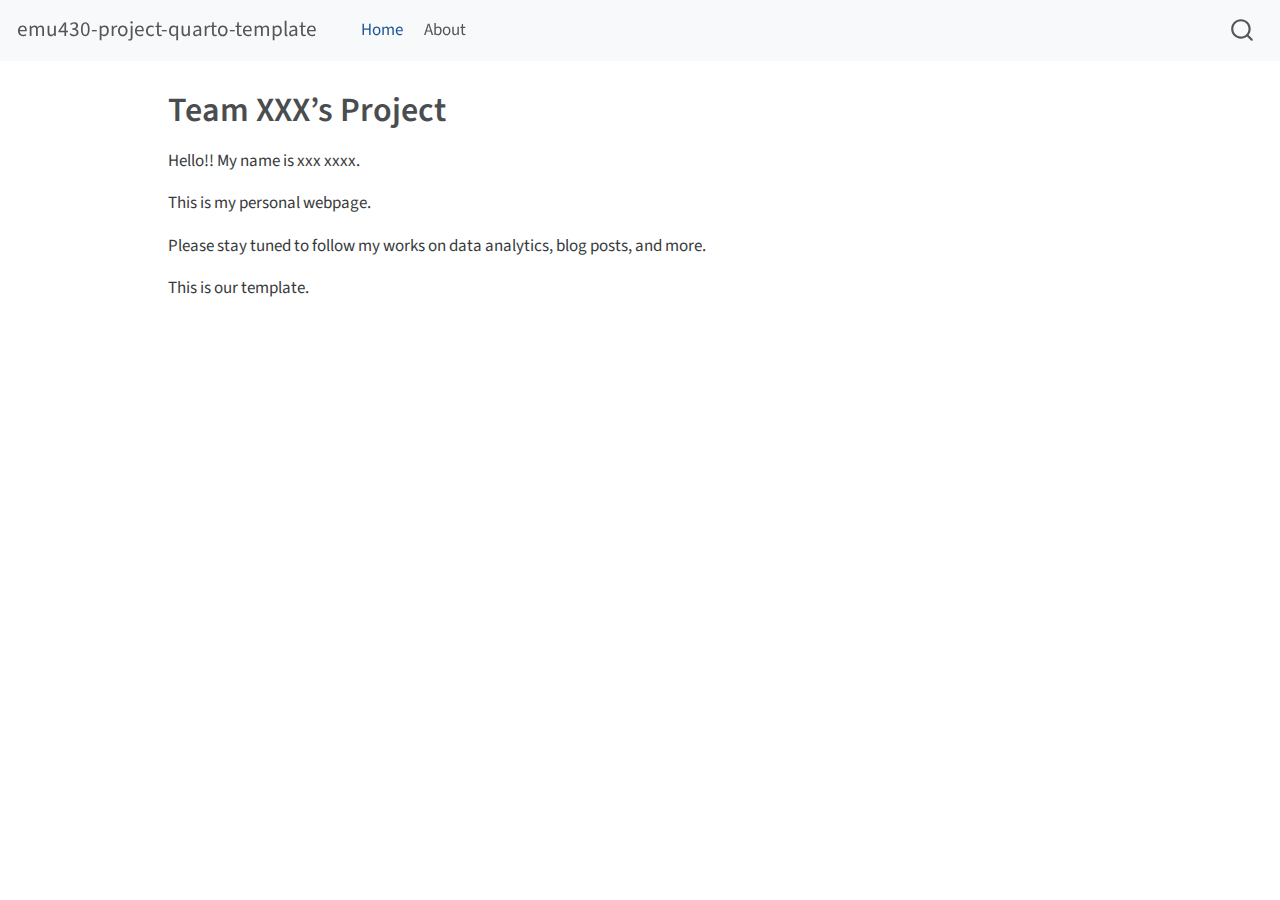
<file: _site/index.html>
<!DOCTYPE html>
<html xmlns="http://www.w3.org/1999/xhtml" lang="en" xml:lang="en"><head>

<meta charset="utf-8">
<meta name="generator" content="quarto-1.3.450">

<meta name="viewport" content="width=device-width, initial-scale=1.0, user-scalable=yes">


<title>emu430-project-quarto-template - Team XXX’s Project</title>
<style>
code{white-space: pre-wrap;}
span.smallcaps{font-variant: small-caps;}
div.columns{display: flex; gap: min(4vw, 1.5em);}
div.column{flex: auto; overflow-x: auto;}
div.hanging-indent{margin-left: 1.5em; text-indent: -1.5em;}
ul.task-list{list-style: none;}
ul.task-list li input[type="checkbox"] {
  width: 0.8em;
  margin: 0 0.8em 0.2em -1em; /* quarto-specific, see https://github.com/quarto-dev/quarto-cli/issues/4556 */ 
  vertical-align: middle;
}
</style>


<script src="site_libs/quarto-nav/quarto-nav.js"></script>
<script src="site_libs/quarto-nav/headroom.min.js"></script>
<script src="site_libs/clipboard/clipboard.min.js"></script>
<script src="site_libs/quarto-search/autocomplete.umd.js"></script>
<script src="site_libs/quarto-search/fuse.min.js"></script>
<script src="site_libs/quarto-search/quarto-search.js"></script>
<meta name="quarto:offset" content="./">
<script src="site_libs/quarto-html/quarto.js"></script>
<script src="site_libs/quarto-html/popper.min.js"></script>
<script src="site_libs/quarto-html/tippy.umd.min.js"></script>
<script src="site_libs/quarto-html/anchor.min.js"></script>
<link href="site_libs/quarto-html/tippy.css" rel="stylesheet">
<link href="site_libs/quarto-html/quarto-syntax-highlighting.css" rel="stylesheet" id="quarto-text-highlighting-styles">
<script src="site_libs/bootstrap/bootstrap.min.js"></script>
<link href="site_libs/bootstrap/bootstrap-icons.css" rel="stylesheet">
<link href="site_libs/bootstrap/bootstrap.min.css" rel="stylesheet" id="quarto-bootstrap" data-mode="light">
<script id="quarto-search-options" type="application/json">{
  "location": "navbar",
  "copy-button": false,
  "collapse-after": 3,
  "panel-placement": "end",
  "type": "overlay",
  "limit": 20,
  "language": {
    "search-no-results-text": "No results",
    "search-matching-documents-text": "matching documents",
    "search-copy-link-title": "Copy link to search",
    "search-hide-matches-text": "Hide additional matches",
    "search-more-match-text": "more match in this document",
    "search-more-matches-text": "more matches in this document",
    "search-clear-button-title": "Clear",
    "search-detached-cancel-button-title": "Cancel",
    "search-submit-button-title": "Submit",
    "search-label": "Search"
  }
}</script>


<link rel="stylesheet" href="styles.css">
</head>

<body class="nav-fixed">

<div id="quarto-search-results"></div>
  <header id="quarto-header" class="headroom fixed-top">
    <nav class="navbar navbar-expand-lg navbar-dark ">
      <div class="navbar-container container-fluid">
      <div class="navbar-brand-container">
    <a class="navbar-brand" href="./index.html">
    <span class="navbar-title">emu430-project-quarto-template</span>
    </a>
  </div>
            <div id="quarto-search" class="" title="Search"></div>
          <button class="navbar-toggler" type="button" data-bs-toggle="collapse" data-bs-target="#navbarCollapse" aria-controls="navbarCollapse" aria-expanded="false" aria-label="Toggle navigation" onclick="if (window.quartoToggleHeadroom) { window.quartoToggleHeadroom(); }">
  <span class="navbar-toggler-icon"></span>
</button>
          <div class="collapse navbar-collapse" id="navbarCollapse">
            <ul class="navbar-nav navbar-nav-scroll me-auto">
  <li class="nav-item">
    <a class="nav-link active" href="./index.html" rel="" target="" aria-current="page">
 <span class="menu-text">Home</span></a>
  </li>  
  <li class="nav-item">
    <a class="nav-link" href="./about.html" rel="" target="">
 <span class="menu-text">About</span></a>
  </li>  
</ul>
            <div class="quarto-navbar-tools ms-auto">
</div>
          </div> <!-- /navcollapse -->
      </div> <!-- /container-fluid -->
    </nav>
</header>
<!-- content -->
<div id="quarto-content" class="quarto-container page-columns page-rows-contents page-layout-article page-navbar">
<!-- sidebar -->
<!-- margin-sidebar -->
    <div id="quarto-margin-sidebar" class="sidebar margin-sidebar">
        
    </div>
<!-- main -->
<main class="content" id="quarto-document-content">

<header id="title-block-header" class="quarto-title-block default">
<div class="quarto-title">
<h1 class="title">Team XXX’s Project</h1>
</div>



<div class="quarto-title-meta">

    
  
    
  </div>
  

</header>

<p>Hello!! My name is xxx xxxx.</p>
<p>This is my personal webpage.</p>
<p>Please stay tuned to follow my works on data analytics, blog posts, and more.</p>
<p>This is our template.</p>



</main> <!-- /main -->
<script id="quarto-html-after-body" type="application/javascript">
window.document.addEventListener("DOMContentLoaded", function (event) {
  const toggleBodyColorMode = (bsSheetEl) => {
    const mode = bsSheetEl.getAttribute("data-mode");
    const bodyEl = window.document.querySelector("body");
    if (mode === "dark") {
      bodyEl.classList.add("quarto-dark");
      bodyEl.classList.remove("quarto-light");
    } else {
      bodyEl.classList.add("quarto-light");
      bodyEl.classList.remove("quarto-dark");
    }
  }
  const toggleBodyColorPrimary = () => {
    const bsSheetEl = window.document.querySelector("link#quarto-bootstrap");
    if (bsSheetEl) {
      toggleBodyColorMode(bsSheetEl);
    }
  }
  toggleBodyColorPrimary();  
  const icon = "";
  const anchorJS = new window.AnchorJS();
  anchorJS.options = {
    placement: 'right',
    icon: icon
  };
  anchorJS.add('.anchored');
  const isCodeAnnotation = (el) => {
    for (const clz of el.classList) {
      if (clz.startsWith('code-annotation-')) {                     
        return true;
      }
    }
    return false;
  }
  const clipboard = new window.ClipboardJS('.code-copy-button', {
    text: function(trigger) {
      const codeEl = trigger.previousElementSibling.cloneNode(true);
      for (const childEl of codeEl.children) {
        if (isCodeAnnotation(childEl)) {
          childEl.remove();
        }
      }
      return codeEl.innerText;
    }
  });
  clipboard.on('success', function(e) {
    // button target
    const button = e.trigger;
    // don't keep focus
    button.blur();
    // flash "checked"
    button.classList.add('code-copy-button-checked');
    var currentTitle = button.getAttribute("title");
    button.setAttribute("title", "Copied!");
    let tooltip;
    if (window.bootstrap) {
      button.setAttribute("data-bs-toggle", "tooltip");
      button.setAttribute("data-bs-placement", "left");
      button.setAttribute("data-bs-title", "Copied!");
      tooltip = new bootstrap.Tooltip(button, 
        { trigger: "manual", 
          customClass: "code-copy-button-tooltip",
          offset: [0, -8]});
      tooltip.show();    
    }
    setTimeout(function() {
      if (tooltip) {
        tooltip.hide();
        button.removeAttribute("data-bs-title");
        button.removeAttribute("data-bs-toggle");
        button.removeAttribute("data-bs-placement");
      }
      button.setAttribute("title", currentTitle);
      button.classList.remove('code-copy-button-checked');
    }, 1000);
    // clear code selection
    e.clearSelection();
  });
  function tippyHover(el, contentFn) {
    const config = {
      allowHTML: true,
      content: contentFn,
      maxWidth: 500,
      delay: 100,
      arrow: false,
      appendTo: function(el) {
          return el.parentElement;
      },
      interactive: true,
      interactiveBorder: 10,
      theme: 'quarto',
      placement: 'bottom-start'
    };
    window.tippy(el, config); 
  }
  const noterefs = window.document.querySelectorAll('a[role="doc-noteref"]');
  for (var i=0; i<noterefs.length; i++) {
    const ref = noterefs[i];
    tippyHover(ref, function() {
      // use id or data attribute instead here
      let href = ref.getAttribute('data-footnote-href') || ref.getAttribute('href');
      try { href = new URL(href).hash; } catch {}
      const id = href.replace(/^#\/?/, "");
      const note = window.document.getElementById(id);
      return note.innerHTML;
    });
  }
      let selectedAnnoteEl;
      const selectorForAnnotation = ( cell, annotation) => {
        let cellAttr = 'data-code-cell="' + cell + '"';
        let lineAttr = 'data-code-annotation="' +  annotation + '"';
        const selector = 'span[' + cellAttr + '][' + lineAttr + ']';
        return selector;
      }
      const selectCodeLines = (annoteEl) => {
        const doc = window.document;
        const targetCell = annoteEl.getAttribute("data-target-cell");
        const targetAnnotation = annoteEl.getAttribute("data-target-annotation");
        const annoteSpan = window.document.querySelector(selectorForAnnotation(targetCell, targetAnnotation));
        const lines = annoteSpan.getAttribute("data-code-lines").split(",");
        const lineIds = lines.map((line) => {
          return targetCell + "-" + line;
        })
        let top = null;
        let height = null;
        let parent = null;
        if (lineIds.length > 0) {
            //compute the position of the single el (top and bottom and make a div)
            const el = window.document.getElementById(lineIds[0]);
            top = el.offsetTop;
            height = el.offsetHeight;
            parent = el.parentElement.parentElement;
          if (lineIds.length > 1) {
            const lastEl = window.document.getElementById(lineIds[lineIds.length - 1]);
            const bottom = lastEl.offsetTop + lastEl.offsetHeight;
            height = bottom - top;
          }
          if (top !== null && height !== null && parent !== null) {
            // cook up a div (if necessary) and position it 
            let div = window.document.getElementById("code-annotation-line-highlight");
            if (div === null) {
              div = window.document.createElement("div");
              div.setAttribute("id", "code-annotation-line-highlight");
              div.style.position = 'absolute';
              parent.appendChild(div);
            }
            div.style.top = top - 2 + "px";
            div.style.height = height + 4 + "px";
            let gutterDiv = window.document.getElementById("code-annotation-line-highlight-gutter");
            if (gutterDiv === null) {
              gutterDiv = window.document.createElement("div");
              gutterDiv.setAttribute("id", "code-annotation-line-highlight-gutter");
              gutterDiv.style.position = 'absolute';
              const codeCell = window.document.getElementById(targetCell);
              const gutter = codeCell.querySelector('.code-annotation-gutter');
              gutter.appendChild(gutterDiv);
            }
            gutterDiv.style.top = top - 2 + "px";
            gutterDiv.style.height = height + 4 + "px";
          }
          selectedAnnoteEl = annoteEl;
        }
      };
      const unselectCodeLines = () => {
        const elementsIds = ["code-annotation-line-highlight", "code-annotation-line-highlight-gutter"];
        elementsIds.forEach((elId) => {
          const div = window.document.getElementById(elId);
          if (div) {
            div.remove();
          }
        });
        selectedAnnoteEl = undefined;
      };
      // Attach click handler to the DT
      const annoteDls = window.document.querySelectorAll('dt[data-target-cell]');
      for (const annoteDlNode of annoteDls) {
        annoteDlNode.addEventListener('click', (event) => {
          const clickedEl = event.target;
          if (clickedEl !== selectedAnnoteEl) {
            unselectCodeLines();
            const activeEl = window.document.querySelector('dt[data-target-cell].code-annotation-active');
            if (activeEl) {
              activeEl.classList.remove('code-annotation-active');
            }
            selectCodeLines(clickedEl);
            clickedEl.classList.add('code-annotation-active');
          } else {
            // Unselect the line
            unselectCodeLines();
            clickedEl.classList.remove('code-annotation-active');
          }
        });
      }
  const findCites = (el) => {
    const parentEl = el.parentElement;
    if (parentEl) {
      const cites = parentEl.dataset.cites;
      if (cites) {
        return {
          el,
          cites: cites.split(' ')
        };
      } else {
        return findCites(el.parentElement)
      }
    } else {
      return undefined;
    }
  };
  var bibliorefs = window.document.querySelectorAll('a[role="doc-biblioref"]');
  for (var i=0; i<bibliorefs.length; i++) {
    const ref = bibliorefs[i];
    const citeInfo = findCites(ref);
    if (citeInfo) {
      tippyHover(citeInfo.el, function() {
        var popup = window.document.createElement('div');
        citeInfo.cites.forEach(function(cite) {
          var citeDiv = window.document.createElement('div');
          citeDiv.classList.add('hanging-indent');
          citeDiv.classList.add('csl-entry');
          var biblioDiv = window.document.getElementById('ref-' + cite);
          if (biblioDiv) {
            citeDiv.innerHTML = biblioDiv.innerHTML;
          }
          popup.appendChild(citeDiv);
        });
        return popup.innerHTML;
      });
    }
  }
});
</script>
</div> <!-- /content -->



</body></html>
</file>
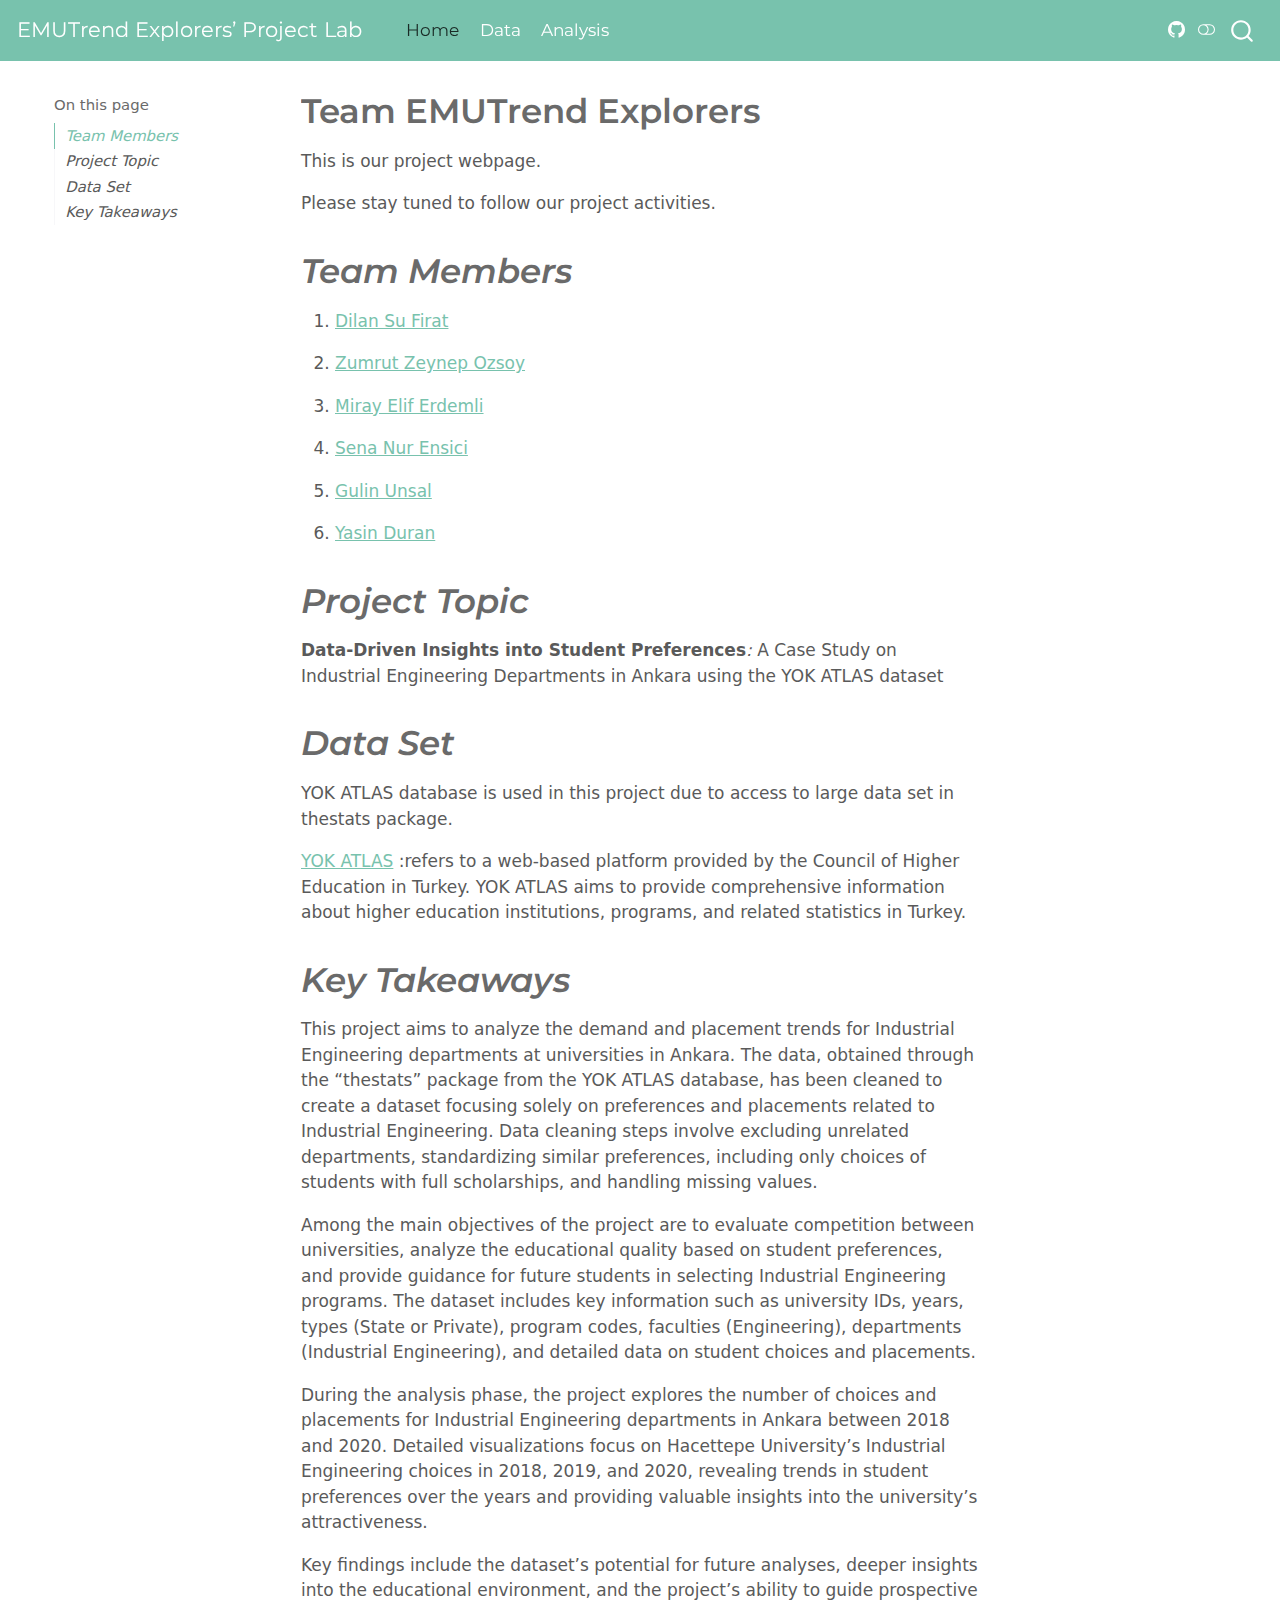
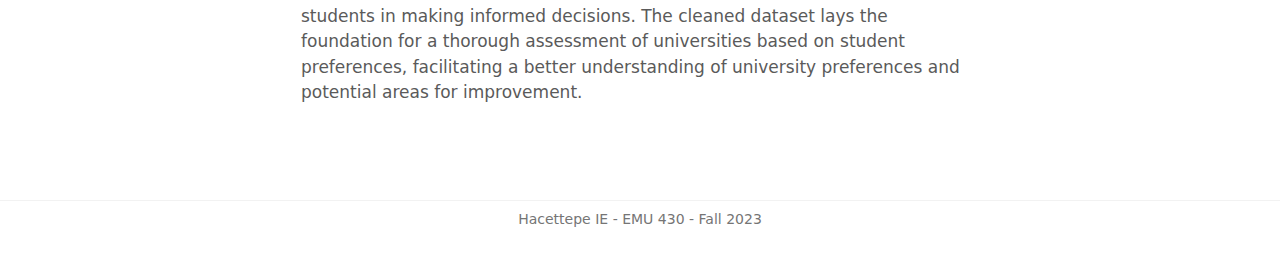
<file: docs/index.html>
<!DOCTYPE html>
<html xmlns="http://www.w3.org/1999/xhtml" lang="en" xml:lang="en"><head>

<meta charset="utf-8">
<meta name="generator" content="quarto-1.3.450">

<meta name="viewport" content="width=device-width, initial-scale=1.0, user-scalable=yes">


<title>EMUTrend Explorers’ Project Lab - Team EMUTrend Explorers</title>
<style>
code{white-space: pre-wrap;}
span.smallcaps{font-variant: small-caps;}
div.columns{display: flex; gap: min(4vw, 1.5em);}
div.column{flex: auto; overflow-x: auto;}
div.hanging-indent{margin-left: 1.5em; text-indent: -1.5em;}
ul.task-list{list-style: none;}
ul.task-list li input[type="checkbox"] {
  width: 0.8em;
  margin: 0 0.8em 0.2em -1em; /* quarto-specific, see https://github.com/quarto-dev/quarto-cli/issues/4556 */ 
  vertical-align: middle;
}
</style>


<script src="site_libs/quarto-nav/quarto-nav.js"></script>
<script src="site_libs/quarto-nav/headroom.min.js"></script>
<script src="site_libs/clipboard/clipboard.min.js"></script>
<script src="site_libs/quarto-search/autocomplete.umd.js"></script>
<script src="site_libs/quarto-search/fuse.min.js"></script>
<script src="site_libs/quarto-search/quarto-search.js"></script>
<meta name="quarto:offset" content="./">
<script src="site_libs/quarto-html/quarto.js"></script>
<script src="site_libs/quarto-html/popper.min.js"></script>
<script src="site_libs/quarto-html/tippy.umd.min.js"></script>
<script src="site_libs/quarto-html/anchor.min.js"></script>
<link href="site_libs/quarto-html/tippy.css" rel="stylesheet">
<link href="site_libs/quarto-html/quarto-syntax-highlighting.css" rel="stylesheet" class="quarto-color-scheme" id="quarto-text-highlighting-styles">
<link href="site_libs/quarto-html/quarto-syntax-highlighting-dark.css" rel="prefetch" class="quarto-color-scheme quarto-color-alternate" id="quarto-text-highlighting-styles">
<script src="site_libs/bootstrap/bootstrap.min.js"></script>
<link href="site_libs/bootstrap/bootstrap-icons.css" rel="stylesheet">
<link href="site_libs/bootstrap/bootstrap.min.css" rel="stylesheet" class="quarto-color-scheme" id="quarto-bootstrap" data-mode="light">
<link href="site_libs/bootstrap/bootstrap-dark.min.css" rel="prefetch" class="quarto-color-scheme quarto-color-alternate" id="quarto-bootstrap" data-mode="dark">
<script id="quarto-search-options" type="application/json">{
  "location": "navbar",
  "copy-button": false,
  "collapse-after": 3,
  "panel-placement": "end",
  "type": "overlay",
  "limit": 20,
  "language": {
    "search-no-results-text": "No results",
    "search-matching-documents-text": "matching documents",
    "search-copy-link-title": "Copy link to search",
    "search-hide-matches-text": "Hide additional matches",
    "search-more-match-text": "more match in this document",
    "search-more-matches-text": "more matches in this document",
    "search-clear-button-title": "Clear",
    "search-detached-cancel-button-title": "Cancel",
    "search-submit-button-title": "Submit",
    "search-label": "Search"
  }
}</script>


<link rel="stylesheet" href="styles.css">
</head>

<body class="floating nav-fixed">

<div id="quarto-search-results"></div>
  <header id="quarto-header" class="headroom fixed-top">
    <nav class="navbar navbar-expand-lg navbar-dark ">
      <div class="navbar-container container-fluid">
      <div class="navbar-brand-container">
    <a class="navbar-brand" href="./index.html">
    <span class="navbar-title">EMUTrend Explorers’ Project Lab</span>
    </a>
  </div>
            <div id="quarto-search" class="" title="Search"></div>
          <button class="navbar-toggler" type="button" data-bs-toggle="collapse" data-bs-target="#navbarCollapse" aria-controls="navbarCollapse" aria-expanded="false" aria-label="Toggle navigation" onclick="if (window.quartoToggleHeadroom) { window.quartoToggleHeadroom(); }">
  <span class="navbar-toggler-icon"></span>
</button>
          <div class="collapse navbar-collapse" id="navbarCollapse">
            <ul class="navbar-nav navbar-nav-scroll me-auto">
  <li class="nav-item">
    <a class="nav-link active" href="./index.html" rel="" target="" aria-current="page">
 <span class="menu-text">Home</span></a>
  </li>  
  <li class="nav-item">
    <a class="nav-link" href="./data.html" rel="" target="">
 <span class="menu-text">Data</span></a>
  </li>  
  <li class="nav-item">
    <a class="nav-link" href="./analysis.html" rel="" target="">
 <span class="menu-text">Analysis</span></a>
  </li>  
</ul>
            <div class="quarto-navbar-tools ms-auto">
    <a href="https://github.com/emu-hacettepe-analytics/emu430-fall2023-team-emutrend_explorers" rel="" title="" class="quarto-navigation-tool px-1" aria-label=""><i class="bi bi-github"></i></a>
  <a href="" class="quarto-color-scheme-toggle quarto-navigation-tool  px-1" onclick="window.quartoToggleColorScheme(); return false;" title="Toggle dark mode"><i class="bi"></i></a>
</div>
          </div> <!-- /navcollapse -->
      </div> <!-- /container-fluid -->
    </nav>
</header>
<!-- content -->
<div id="quarto-content" class="quarto-container page-columns page-rows-contents page-layout-article page-navbar">
<!-- sidebar -->
  <nav id="quarto-sidebar" class="sidebar collapse collapse-horizontal sidebar-navigation floating overflow-auto">
    <nav id="TOC" role="doc-toc" class="toc-active">
    <h2 id="toc-title">On this page</h2>
   
  <ul>
  <li><a href="#team-members" id="toc-team-members" class="nav-link active" data-scroll-target="#team-members"><em>Team Members</em></a></li>
  <li><a href="#project-topic" id="toc-project-topic" class="nav-link" data-scroll-target="#project-topic"><em>Project Topic</em></a></li>
  <li><a href="#data-set" id="toc-data-set" class="nav-link" data-scroll-target="#data-set"><em>Data Set</em></a></li>
  <li><a href="#key-takeaways" id="toc-key-takeaways" class="nav-link" data-scroll-target="#key-takeaways"><em>Key Takeaways</em></a></li>
  </ul>
</nav>
</nav>
<div id="quarto-sidebar-glass" data-bs-toggle="collapse" data-bs-target="#quarto-sidebar,#quarto-sidebar-glass"></div>
<!-- margin-sidebar -->
    <div id="quarto-margin-sidebar" class="sidebar margin-sidebar">
    </div>
<!-- main -->
<main class="content" id="quarto-document-content">

<header id="title-block-header" class="quarto-title-block default">
<div class="quarto-title">
<h1 class="title">Team EMUTrend Explorers</h1>
</div>



<div class="quarto-title-meta">

    
  
    
  </div>
  

</header>

<p>This is our project webpage.</p>
<p>Please stay tuned to follow our project activities.</p>
<section id="team-members" class="level1">
<h1><em>Team Members</em></h1>
<ol type="1">
<li><p><a href="https://emu-hacettepe-analytics.github.io/emu430-fall2023-sufirat/">Dilan Su Firat</a></p></li>
<li><p><a href="https://emu-hacettepe-analytics.github.io/emu430-fall2023-zzeynepo/">Zumrut Zeynep Ozsoy</a></p></li>
<li><p><a href="https://emu-hacettepe-analytics.github.io/emu430-fall2023-MirayElifErdemli/">Miray Elif Erdemli</a></p></li>
<li><p><a href="https://emu-hacettepe-analytics.github.io/emu430-fall2023-ensici/">Sena Nur Ensici</a></p></li>
<li><p><a href="https://emu-hacettepe-analytics.github.io/emu430-fall2023-gulinunsal/">Gulin Unsal</a></p></li>
<li><p><a href="https://emu-hacettepe-analytics.github.io/emu430-fall2023-Yasinduran2200469822/">Yasin Duran</a></p></li>
</ol>
</section>
<section id="project-topic" class="level1">
<h1><em>Project Topic</em></h1>
<p><strong>Data-Driven Insights into Student Preferences</strong><em>:</em> A Case Study on Industrial Engineering Departments in Ankara using the YOK ATLAS dataset</p>
</section>
<section id="data-set" class="level1">
<h1><em>Data Set</em></h1>
<p>YOK ATLAS database is used in this project due to access to large data set in thestats package.</p>
<p><a href="https://yokatlas.yok.gov.tr/">YOK ATLAS</a> :refers to a web-based platform provided by the Council of Higher Education in Turkey. YOK ATLAS aims to provide comprehensive information about higher education institutions, programs, and related statistics in Turkey.</p>
</section>
<section id="key-takeaways" class="level1">
<h1><em>Key Takeaways</em></h1>
<p>This project aims to analyze the demand and placement trends for Industrial Engineering departments at universities in Ankara. The data, obtained through the “thestats” package from the YOK ATLAS database, has been cleaned to create a dataset focusing solely on preferences and placements related to Industrial Engineering. Data cleaning steps involve excluding unrelated departments, standardizing similar preferences, including only choices of students with full scholarships, and handling missing values.</p>
<p>Among the main objectives of the project are to evaluate competition between universities, analyze the educational quality based on student preferences, and provide guidance for future students in selecting Industrial Engineering programs. The dataset includes key information such as university IDs, years, types (State or Private), program codes, faculties (Engineering), departments (Industrial Engineering), and detailed data on student choices and placements.</p>
<p>During the analysis phase, the project explores the number of choices and placements for Industrial Engineering departments in Ankara between 2018 and 2020. Detailed visualizations focus on Hacettepe University’s Industrial Engineering choices in 2018, 2019, and 2020, revealing trends in student preferences over the years and providing valuable insights into the university’s attractiveness.</p>
<p>Key findings include the dataset’s potential for future analyses, deeper insights into the educational environment, and the project’s ability to guide prospective students in making informed decisions. The cleaned dataset lays the foundation for a thorough assessment of universities based on student preferences, facilitating a better understanding of university preferences and potential areas for improvement.</p>


</section>

<a onclick="window.scrollTo(0, 0); return false;" role="button" id="quarto-back-to-top"><i class="bi bi-arrow-up"></i> Back to top</a></main> <!-- /main -->
<script id="quarto-html-after-body" type="application/javascript">
window.document.addEventListener("DOMContentLoaded", function (event) {
  const toggleBodyColorMode = (bsSheetEl) => {
    const mode = bsSheetEl.getAttribute("data-mode");
    const bodyEl = window.document.querySelector("body");
    if (mode === "dark") {
      bodyEl.classList.add("quarto-dark");
      bodyEl.classList.remove("quarto-light");
    } else {
      bodyEl.classList.add("quarto-light");
      bodyEl.classList.remove("quarto-dark");
    }
  }
  const toggleBodyColorPrimary = () => {
    const bsSheetEl = window.document.querySelector("link#quarto-bootstrap");
    if (bsSheetEl) {
      toggleBodyColorMode(bsSheetEl);
    }
  }
  toggleBodyColorPrimary();  
  const disableStylesheet = (stylesheets) => {
    for (let i=0; i < stylesheets.length; i++) {
      const stylesheet = stylesheets[i];
      stylesheet.rel = 'prefetch';
    }
  }
  const enableStylesheet = (stylesheets) => {
    for (let i=0; i < stylesheets.length; i++) {
      const stylesheet = stylesheets[i];
      stylesheet.rel = 'stylesheet';
    }
  }
  const manageTransitions = (selector, allowTransitions) => {
    const els = window.document.querySelectorAll(selector);
    for (let i=0; i < els.length; i++) {
      const el = els[i];
      if (allowTransitions) {
        el.classList.remove('notransition');
      } else {
        el.classList.add('notransition');
      }
    }
  }
  const toggleColorMode = (alternate) => {
    // Switch the stylesheets
    const alternateStylesheets = window.document.querySelectorAll('link.quarto-color-scheme.quarto-color-alternate');
    manageTransitions('#quarto-margin-sidebar .nav-link', false);
    if (alternate) {
      enableStylesheet(alternateStylesheets);
      for (const sheetNode of alternateStylesheets) {
        if (sheetNode.id === "quarto-bootstrap") {
          toggleBodyColorMode(sheetNode);
        }
      }
    } else {
      disableStylesheet(alternateStylesheets);
      toggleBodyColorPrimary();
    }
    manageTransitions('#quarto-margin-sidebar .nav-link', true);
    // Switch the toggles
    const toggles = window.document.querySelectorAll('.quarto-color-scheme-toggle');
    for (let i=0; i < toggles.length; i++) {
      const toggle = toggles[i];
      if (toggle) {
        if (alternate) {
          toggle.classList.add("alternate");     
        } else {
          toggle.classList.remove("alternate");
        }
      }
    }
    // Hack to workaround the fact that safari doesn't
    // properly recolor the scrollbar when toggling (#1455)
    if (navigator.userAgent.indexOf('Safari') > 0 && navigator.userAgent.indexOf('Chrome') == -1) {
      manageTransitions("body", false);
      window.scrollTo(0, 1);
      setTimeout(() => {
        window.scrollTo(0, 0);
        manageTransitions("body", true);
      }, 40);  
    }
  }
  const isFileUrl = () => { 
    return window.location.protocol === 'file:';
  }
  const hasAlternateSentinel = () => {  
    let styleSentinel = getColorSchemeSentinel();
    if (styleSentinel !== null) {
      return styleSentinel === "alternate";
    } else {
      return false;
    }
  }
  const setStyleSentinel = (alternate) => {
    const value = alternate ? "alternate" : "default";
    if (!isFileUrl()) {
      window.localStorage.setItem("quarto-color-scheme", value);
    } else {
      localAlternateSentinel = value;
    }
  }
  const getColorSchemeSentinel = () => {
    if (!isFileUrl()) {
      const storageValue = window.localStorage.getItem("quarto-color-scheme");
      return storageValue != null ? storageValue : localAlternateSentinel;
    } else {
      return localAlternateSentinel;
    }
  }
  let localAlternateSentinel = 'default';
  // Dark / light mode switch
  window.quartoToggleColorScheme = () => {
    // Read the current dark / light value 
    let toAlternate = !hasAlternateSentinel();
    toggleColorMode(toAlternate);
    setStyleSentinel(toAlternate);
  };
  // Ensure there is a toggle, if there isn't float one in the top right
  if (window.document.querySelector('.quarto-color-scheme-toggle') === null) {
    const a = window.document.createElement('a');
    a.classList.add('top-right');
    a.classList.add('quarto-color-scheme-toggle');
    a.href = "";
    a.onclick = function() { try { window.quartoToggleColorScheme(); } catch {} return false; };
    const i = window.document.createElement("i");
    i.classList.add('bi');
    a.appendChild(i);
    window.document.body.appendChild(a);
  }
  // Switch to dark mode if need be
  if (hasAlternateSentinel()) {
    toggleColorMode(true);
  } else {
    toggleColorMode(false);
  }
  const icon = "";
  const anchorJS = new window.AnchorJS();
  anchorJS.options = {
    placement: 'right',
    icon: icon
  };
  anchorJS.add('.anchored');
  const isCodeAnnotation = (el) => {
    for (const clz of el.classList) {
      if (clz.startsWith('code-annotation-')) {                     
        return true;
      }
    }
    return false;
  }
  const clipboard = new window.ClipboardJS('.code-copy-button', {
    text: function(trigger) {
      const codeEl = trigger.previousElementSibling.cloneNode(true);
      for (const childEl of codeEl.children) {
        if (isCodeAnnotation(childEl)) {
          childEl.remove();
        }
      }
      return codeEl.innerText;
    }
  });
  clipboard.on('success', function(e) {
    // button target
    const button = e.trigger;
    // don't keep focus
    button.blur();
    // flash "checked"
    button.classList.add('code-copy-button-checked');
    var currentTitle = button.getAttribute("title");
    button.setAttribute("title", "Copied!");
    let tooltip;
    if (window.bootstrap) {
      button.setAttribute("data-bs-toggle", "tooltip");
      button.setAttribute("data-bs-placement", "left");
      button.setAttribute("data-bs-title", "Copied!");
      tooltip = new bootstrap.Tooltip(button, 
        { trigger: "manual", 
          customClass: "code-copy-button-tooltip",
          offset: [0, -8]});
      tooltip.show();    
    }
    setTimeout(function() {
      if (tooltip) {
        tooltip.hide();
        button.removeAttribute("data-bs-title");
        button.removeAttribute("data-bs-toggle");
        button.removeAttribute("data-bs-placement");
      }
      button.setAttribute("title", currentTitle);
      button.classList.remove('code-copy-button-checked');
    }, 1000);
    // clear code selection
    e.clearSelection();
  });
  function tippyHover(el, contentFn) {
    const config = {
      allowHTML: true,
      content: contentFn,
      maxWidth: 500,
      delay: 100,
      arrow: false,
      appendTo: function(el) {
          return el.parentElement;
      },
      interactive: true,
      interactiveBorder: 10,
      theme: 'quarto',
      placement: 'bottom-start'
    };
    window.tippy(el, config); 
  }
  const noterefs = window.document.querySelectorAll('a[role="doc-noteref"]');
  for (var i=0; i<noterefs.length; i++) {
    const ref = noterefs[i];
    tippyHover(ref, function() {
      // use id or data attribute instead here
      let href = ref.getAttribute('data-footnote-href') || ref.getAttribute('href');
      try { href = new URL(href).hash; } catch {}
      const id = href.replace(/^#\/?/, "");
      const note = window.document.getElementById(id);
      return note.innerHTML;
    });
  }
      let selectedAnnoteEl;
      const selectorForAnnotation = ( cell, annotation) => {
        let cellAttr = 'data-code-cell="' + cell + '"';
        let lineAttr = 'data-code-annotation="' +  annotation + '"';
        const selector = 'span[' + cellAttr + '][' + lineAttr + ']';
        return selector;
      }
      const selectCodeLines = (annoteEl) => {
        const doc = window.document;
        const targetCell = annoteEl.getAttribute("data-target-cell");
        const targetAnnotation = annoteEl.getAttribute("data-target-annotation");
        const annoteSpan = window.document.querySelector(selectorForAnnotation(targetCell, targetAnnotation));
        const lines = annoteSpan.getAttribute("data-code-lines").split(",");
        const lineIds = lines.map((line) => {
          return targetCell + "-" + line;
        })
        let top = null;
        let height = null;
        let parent = null;
        if (lineIds.length > 0) {
            //compute the position of the single el (top and bottom and make a div)
            const el = window.document.getElementById(lineIds[0]);
            top = el.offsetTop;
            height = el.offsetHeight;
            parent = el.parentElement.parentElement;
          if (lineIds.length > 1) {
            const lastEl = window.document.getElementById(lineIds[lineIds.length - 1]);
            const bottom = lastEl.offsetTop + lastEl.offsetHeight;
            height = bottom - top;
          }
          if (top !== null && height !== null && parent !== null) {
            // cook up a div (if necessary) and position it 
            let div = window.document.getElementById("code-annotation-line-highlight");
            if (div === null) {
              div = window.document.createElement("div");
              div.setAttribute("id", "code-annotation-line-highlight");
              div.style.position = 'absolute';
              parent.appendChild(div);
            }
            div.style.top = top - 2 + "px";
            div.style.height = height + 4 + "px";
            let gutterDiv = window.document.getElementById("code-annotation-line-highlight-gutter");
            if (gutterDiv === null) {
              gutterDiv = window.document.createElement("div");
              gutterDiv.setAttribute("id", "code-annotation-line-highlight-gutter");
              gutterDiv.style.position = 'absolute';
              const codeCell = window.document.getElementById(targetCell);
              const gutter = codeCell.querySelector('.code-annotation-gutter');
              gutter.appendChild(gutterDiv);
            }
            gutterDiv.style.top = top - 2 + "px";
            gutterDiv.style.height = height + 4 + "px";
          }
          selectedAnnoteEl = annoteEl;
        }
      };
      const unselectCodeLines = () => {
        const elementsIds = ["code-annotation-line-highlight", "code-annotation-line-highlight-gutter"];
        elementsIds.forEach((elId) => {
          const div = window.document.getElementById(elId);
          if (div) {
            div.remove();
          }
        });
        selectedAnnoteEl = undefined;
      };
      // Attach click handler to the DT
      const annoteDls = window.document.querySelectorAll('dt[data-target-cell]');
      for (const annoteDlNode of annoteDls) {
        annoteDlNode.addEventListener('click', (event) => {
          const clickedEl = event.target;
          if (clickedEl !== selectedAnnoteEl) {
            unselectCodeLines();
            const activeEl = window.document.querySelector('dt[data-target-cell].code-annotation-active');
            if (activeEl) {
              activeEl.classList.remove('code-annotation-active');
            }
            selectCodeLines(clickedEl);
            clickedEl.classList.add('code-annotation-active');
          } else {
            // Unselect the line
            unselectCodeLines();
            clickedEl.classList.remove('code-annotation-active');
          }
        });
      }
  const findCites = (el) => {
    const parentEl = el.parentElement;
    if (parentEl) {
      const cites = parentEl.dataset.cites;
      if (cites) {
        return {
          el,
          cites: cites.split(' ')
        };
      } else {
        return findCites(el.parentElement)
      }
    } else {
      return undefined;
    }
  };
  var bibliorefs = window.document.querySelectorAll('a[role="doc-biblioref"]');
  for (var i=0; i<bibliorefs.length; i++) {
    const ref = bibliorefs[i];
    const citeInfo = findCites(ref);
    if (citeInfo) {
      tippyHover(citeInfo.el, function() {
        var popup = window.document.createElement('div');
        citeInfo.cites.forEach(function(cite) {
          var citeDiv = window.document.createElement('div');
          citeDiv.classList.add('hanging-indent');
          citeDiv.classList.add('csl-entry');
          var biblioDiv = window.document.getElementById('ref-' + cite);
          if (biblioDiv) {
            citeDiv.innerHTML = biblioDiv.innerHTML;
          }
          popup.appendChild(citeDiv);
        });
        return popup.innerHTML;
      });
    }
  }
});
</script>
</div> <!-- /content -->
<footer class="footer">
  <div class="nav-footer">
    <div class="nav-footer-left">
      &nbsp;
    </div>   
    <div class="nav-footer-center">Hacettepe IE - EMU 430 - Fall 2023</div>
    <div class="nav-footer-right">
      &nbsp;
    </div>
  </div>
</footer>



</body></html>
</file>
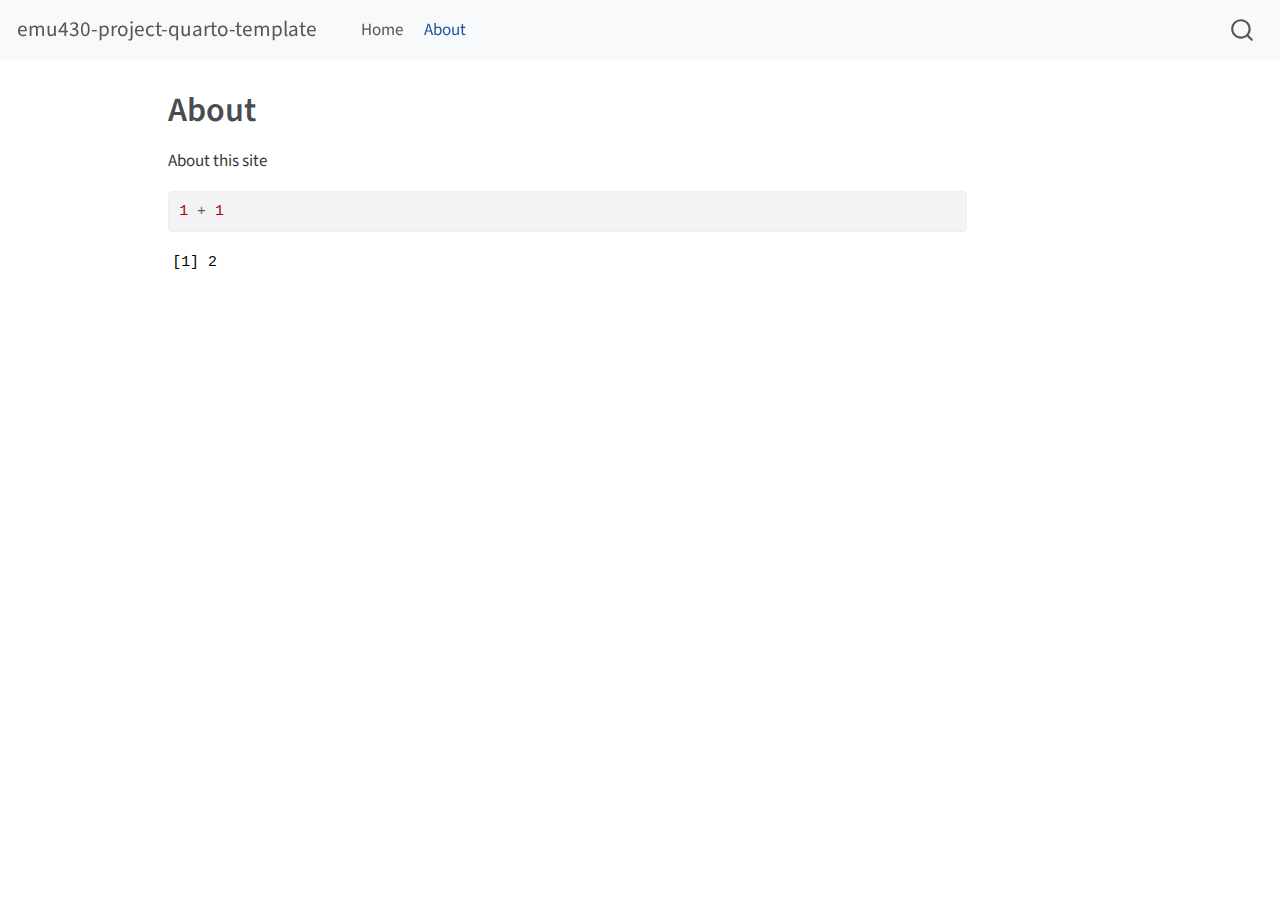
<file: _site/about.html>
<!DOCTYPE html>
<html xmlns="http://www.w3.org/1999/xhtml" lang="en" xml:lang="en"><head>

<meta charset="utf-8">
<meta name="generator" content="quarto-1.3.450">

<meta name="viewport" content="width=device-width, initial-scale=1.0, user-scalable=yes">


<title>emu430-project-quarto-template - About</title>
<style>
code{white-space: pre-wrap;}
span.smallcaps{font-variant: small-caps;}
div.columns{display: flex; gap: min(4vw, 1.5em);}
div.column{flex: auto; overflow-x: auto;}
div.hanging-indent{margin-left: 1.5em; text-indent: -1.5em;}
ul.task-list{list-style: none;}
ul.task-list li input[type="checkbox"] {
  width: 0.8em;
  margin: 0 0.8em 0.2em -1em; /* quarto-specific, see https://github.com/quarto-dev/quarto-cli/issues/4556 */ 
  vertical-align: middle;
}
/* CSS for syntax highlighting */
pre > code.sourceCode { white-space: pre; position: relative; }
pre > code.sourceCode > span { display: inline-block; line-height: 1.25; }
pre > code.sourceCode > span:empty { height: 1.2em; }
.sourceCode { overflow: visible; }
code.sourceCode > span { color: inherit; text-decoration: inherit; }
div.sourceCode { margin: 1em 0; }
pre.sourceCode { margin: 0; }
@media screen {
div.sourceCode { overflow: auto; }
}
@media print {
pre > code.sourceCode { white-space: pre-wrap; }
pre > code.sourceCode > span { text-indent: -5em; padding-left: 5em; }
}
pre.numberSource code
  { counter-reset: source-line 0; }
pre.numberSource code > span
  { position: relative; left: -4em; counter-increment: source-line; }
pre.numberSource code > span > a:first-child::before
  { content: counter(source-line);
    position: relative; left: -1em; text-align: right; vertical-align: baseline;
    border: none; display: inline-block;
    -webkit-touch-callout: none; -webkit-user-select: none;
    -khtml-user-select: none; -moz-user-select: none;
    -ms-user-select: none; user-select: none;
    padding: 0 4px; width: 4em;
  }
pre.numberSource { margin-left: 3em;  padding-left: 4px; }
div.sourceCode
  {   }
@media screen {
pre > code.sourceCode > span > a:first-child::before { text-decoration: underline; }
}
</style>


<script src="site_libs/quarto-nav/quarto-nav.js"></script>
<script src="site_libs/quarto-nav/headroom.min.js"></script>
<script src="site_libs/clipboard/clipboard.min.js"></script>
<script src="site_libs/quarto-search/autocomplete.umd.js"></script>
<script src="site_libs/quarto-search/fuse.min.js"></script>
<script src="site_libs/quarto-search/quarto-search.js"></script>
<meta name="quarto:offset" content="./">
<script src="site_libs/quarto-html/quarto.js"></script>
<script src="site_libs/quarto-html/popper.min.js"></script>
<script src="site_libs/quarto-html/tippy.umd.min.js"></script>
<script src="site_libs/quarto-html/anchor.min.js"></script>
<link href="site_libs/quarto-html/tippy.css" rel="stylesheet">
<link href="site_libs/quarto-html/quarto-syntax-highlighting.css" rel="stylesheet" id="quarto-text-highlighting-styles">
<script src="site_libs/bootstrap/bootstrap.min.js"></script>
<link href="site_libs/bootstrap/bootstrap-icons.css" rel="stylesheet">
<link href="site_libs/bootstrap/bootstrap.min.css" rel="stylesheet" id="quarto-bootstrap" data-mode="light">
<script id="quarto-search-options" type="application/json">{
  "location": "navbar",
  "copy-button": false,
  "collapse-after": 3,
  "panel-placement": "end",
  "type": "overlay",
  "limit": 20,
  "language": {
    "search-no-results-text": "No results",
    "search-matching-documents-text": "matching documents",
    "search-copy-link-title": "Copy link to search",
    "search-hide-matches-text": "Hide additional matches",
    "search-more-match-text": "more match in this document",
    "search-more-matches-text": "more matches in this document",
    "search-clear-button-title": "Clear",
    "search-detached-cancel-button-title": "Cancel",
    "search-submit-button-title": "Submit",
    "search-label": "Search"
  }
}</script>


<link rel="stylesheet" href="styles.css">
</head>

<body class="nav-fixed">

<div id="quarto-search-results"></div>
  <header id="quarto-header" class="headroom fixed-top">
    <nav class="navbar navbar-expand-lg navbar-dark ">
      <div class="navbar-container container-fluid">
      <div class="navbar-brand-container">
    <a class="navbar-brand" href="./index.html">
    <span class="navbar-title">emu430-project-quarto-template</span>
    </a>
  </div>
            <div id="quarto-search" class="" title="Search"></div>
          <button class="navbar-toggler" type="button" data-bs-toggle="collapse" data-bs-target="#navbarCollapse" aria-controls="navbarCollapse" aria-expanded="false" aria-label="Toggle navigation" onclick="if (window.quartoToggleHeadroom) { window.quartoToggleHeadroom(); }">
  <span class="navbar-toggler-icon"></span>
</button>
          <div class="collapse navbar-collapse" id="navbarCollapse">
            <ul class="navbar-nav navbar-nav-scroll me-auto">
  <li class="nav-item">
    <a class="nav-link" href="./index.html" rel="" target="">
 <span class="menu-text">Home</span></a>
  </li>  
  <li class="nav-item">
    <a class="nav-link active" href="./about.html" rel="" target="" aria-current="page">
 <span class="menu-text">About</span></a>
  </li>  
</ul>
            <div class="quarto-navbar-tools ms-auto">
</div>
          </div> <!-- /navcollapse -->
      </div> <!-- /container-fluid -->
    </nav>
</header>
<!-- content -->
<div id="quarto-content" class="quarto-container page-columns page-rows-contents page-layout-article page-navbar">
<!-- sidebar -->
<!-- margin-sidebar -->
    <div id="quarto-margin-sidebar" class="sidebar margin-sidebar">
        
    </div>
<!-- main -->
<main class="content" id="quarto-document-content">

<header id="title-block-header" class="quarto-title-block default">
<div class="quarto-title">
<h1 class="title">About</h1>
</div>



<div class="quarto-title-meta">

    
  
    
  </div>
  

</header>

<p>About this site</p>
<div class="cell">
<div class="sourceCode cell-code" id="cb1"><pre class="sourceCode r code-with-copy"><code class="sourceCode r"><span id="cb1-1"><a href="#cb1-1" aria-hidden="true" tabindex="-1"></a><span class="dv">1</span> <span class="sc">+</span> <span class="dv">1</span></span></code><button title="Copy to Clipboard" class="code-copy-button"><i class="bi"></i></button></pre></div>
<div class="cell-output cell-output-stdout">
<pre><code>[1] 2</code></pre>
</div>
</div>



</main> <!-- /main -->
<script id="quarto-html-after-body" type="application/javascript">
window.document.addEventListener("DOMContentLoaded", function (event) {
  const toggleBodyColorMode = (bsSheetEl) => {
    const mode = bsSheetEl.getAttribute("data-mode");
    const bodyEl = window.document.querySelector("body");
    if (mode === "dark") {
      bodyEl.classList.add("quarto-dark");
      bodyEl.classList.remove("quarto-light");
    } else {
      bodyEl.classList.add("quarto-light");
      bodyEl.classList.remove("quarto-dark");
    }
  }
  const toggleBodyColorPrimary = () => {
    const bsSheetEl = window.document.querySelector("link#quarto-bootstrap");
    if (bsSheetEl) {
      toggleBodyColorMode(bsSheetEl);
    }
  }
  toggleBodyColorPrimary();  
  const icon = "";
  const anchorJS = new window.AnchorJS();
  anchorJS.options = {
    placement: 'right',
    icon: icon
  };
  anchorJS.add('.anchored');
  const isCodeAnnotation = (el) => {
    for (const clz of el.classList) {
      if (clz.startsWith('code-annotation-')) {                     
        return true;
      }
    }
    return false;
  }
  const clipboard = new window.ClipboardJS('.code-copy-button', {
    text: function(trigger) {
      const codeEl = trigger.previousElementSibling.cloneNode(true);
      for (const childEl of codeEl.children) {
        if (isCodeAnnotation(childEl)) {
          childEl.remove();
        }
      }
      return codeEl.innerText;
    }
  });
  clipboard.on('success', function(e) {
    // button target
    const button = e.trigger;
    // don't keep focus
    button.blur();
    // flash "checked"
    button.classList.add('code-copy-button-checked');
    var currentTitle = button.getAttribute("title");
    button.setAttribute("title", "Copied!");
    let tooltip;
    if (window.bootstrap) {
      button.setAttribute("data-bs-toggle", "tooltip");
      button.setAttribute("data-bs-placement", "left");
      button.setAttribute("data-bs-title", "Copied!");
      tooltip = new bootstrap.Tooltip(button, 
        { trigger: "manual", 
          customClass: "code-copy-button-tooltip",
          offset: [0, -8]});
      tooltip.show();    
    }
    setTimeout(function() {
      if (tooltip) {
        tooltip.hide();
        button.removeAttribute("data-bs-title");
        button.removeAttribute("data-bs-toggle");
        button.removeAttribute("data-bs-placement");
      }
      button.setAttribute("title", currentTitle);
      button.classList.remove('code-copy-button-checked');
    }, 1000);
    // clear code selection
    e.clearSelection();
  });
  function tippyHover(el, contentFn) {
    const config = {
      allowHTML: true,
      content: contentFn,
      maxWidth: 500,
      delay: 100,
      arrow: false,
      appendTo: function(el) {
          return el.parentElement;
      },
      interactive: true,
      interactiveBorder: 10,
      theme: 'quarto',
      placement: 'bottom-start'
    };
    window.tippy(el, config); 
  }
  const noterefs = window.document.querySelectorAll('a[role="doc-noteref"]');
  for (var i=0; i<noterefs.length; i++) {
    const ref = noterefs[i];
    tippyHover(ref, function() {
      // use id or data attribute instead here
      let href = ref.getAttribute('data-footnote-href') || ref.getAttribute('href');
      try { href = new URL(href).hash; } catch {}
      const id = href.replace(/^#\/?/, "");
      const note = window.document.getElementById(id);
      return note.innerHTML;
    });
  }
      let selectedAnnoteEl;
      const selectorForAnnotation = ( cell, annotation) => {
        let cellAttr = 'data-code-cell="' + cell + '"';
        let lineAttr = 'data-code-annotation="' +  annotation + '"';
        const selector = 'span[' + cellAttr + '][' + lineAttr + ']';
        return selector;
      }
      const selectCodeLines = (annoteEl) => {
        const doc = window.document;
        const targetCell = annoteEl.getAttribute("data-target-cell");
        const targetAnnotation = annoteEl.getAttribute("data-target-annotation");
        const annoteSpan = window.document.querySelector(selectorForAnnotation(targetCell, targetAnnotation));
        const lines = annoteSpan.getAttribute("data-code-lines").split(",");
        const lineIds = lines.map((line) => {
          return targetCell + "-" + line;
        })
        let top = null;
        let height = null;
        let parent = null;
        if (lineIds.length > 0) {
            //compute the position of the single el (top and bottom and make a div)
            const el = window.document.getElementById(lineIds[0]);
            top = el.offsetTop;
            height = el.offsetHeight;
            parent = el.parentElement.parentElement;
          if (lineIds.length > 1) {
            const lastEl = window.document.getElementById(lineIds[lineIds.length - 1]);
            const bottom = lastEl.offsetTop + lastEl.offsetHeight;
            height = bottom - top;
          }
          if (top !== null && height !== null && parent !== null) {
            // cook up a div (if necessary) and position it 
            let div = window.document.getElementById("code-annotation-line-highlight");
            if (div === null) {
              div = window.document.createElement("div");
              div.setAttribute("id", "code-annotation-line-highlight");
              div.style.position = 'absolute';
              parent.appendChild(div);
            }
            div.style.top = top - 2 + "px";
            div.style.height = height + 4 + "px";
            let gutterDiv = window.document.getElementById("code-annotation-line-highlight-gutter");
            if (gutterDiv === null) {
              gutterDiv = window.document.createElement("div");
              gutterDiv.setAttribute("id", "code-annotation-line-highlight-gutter");
              gutterDiv.style.position = 'absolute';
              const codeCell = window.document.getElementById(targetCell);
              const gutter = codeCell.querySelector('.code-annotation-gutter');
              gutter.appendChild(gutterDiv);
            }
            gutterDiv.style.top = top - 2 + "px";
            gutterDiv.style.height = height + 4 + "px";
          }
          selectedAnnoteEl = annoteEl;
        }
      };
      const unselectCodeLines = () => {
        const elementsIds = ["code-annotation-line-highlight", "code-annotation-line-highlight-gutter"];
        elementsIds.forEach((elId) => {
          const div = window.document.getElementById(elId);
          if (div) {
            div.remove();
          }
        });
        selectedAnnoteEl = undefined;
      };
      // Attach click handler to the DT
      const annoteDls = window.document.querySelectorAll('dt[data-target-cell]');
      for (const annoteDlNode of annoteDls) {
        annoteDlNode.addEventListener('click', (event) => {
          const clickedEl = event.target;
          if (clickedEl !== selectedAnnoteEl) {
            unselectCodeLines();
            const activeEl = window.document.querySelector('dt[data-target-cell].code-annotation-active');
            if (activeEl) {
              activeEl.classList.remove('code-annotation-active');
            }
            selectCodeLines(clickedEl);
            clickedEl.classList.add('code-annotation-active');
          } else {
            // Unselect the line
            unselectCodeLines();
            clickedEl.classList.remove('code-annotation-active');
          }
        });
      }
  const findCites = (el) => {
    const parentEl = el.parentElement;
    if (parentEl) {
      const cites = parentEl.dataset.cites;
      if (cites) {
        return {
          el,
          cites: cites.split(' ')
        };
      } else {
        return findCites(el.parentElement)
      }
    } else {
      return undefined;
    }
  };
  var bibliorefs = window.document.querySelectorAll('a[role="doc-biblioref"]');
  for (var i=0; i<bibliorefs.length; i++) {
    const ref = bibliorefs[i];
    const citeInfo = findCites(ref);
    if (citeInfo) {
      tippyHover(citeInfo.el, function() {
        var popup = window.document.createElement('div');
        citeInfo.cites.forEach(function(cite) {
          var citeDiv = window.document.createElement('div');
          citeDiv.classList.add('hanging-indent');
          citeDiv.classList.add('csl-entry');
          var biblioDiv = window.document.getElementById('ref-' + cite);
          if (biblioDiv) {
            citeDiv.innerHTML = biblioDiv.innerHTML;
          }
          popup.appendChild(citeDiv);
        });
        return popup.innerHTML;
      });
    }
  }
});
</script>
</div> <!-- /content -->



</body></html>
</file>
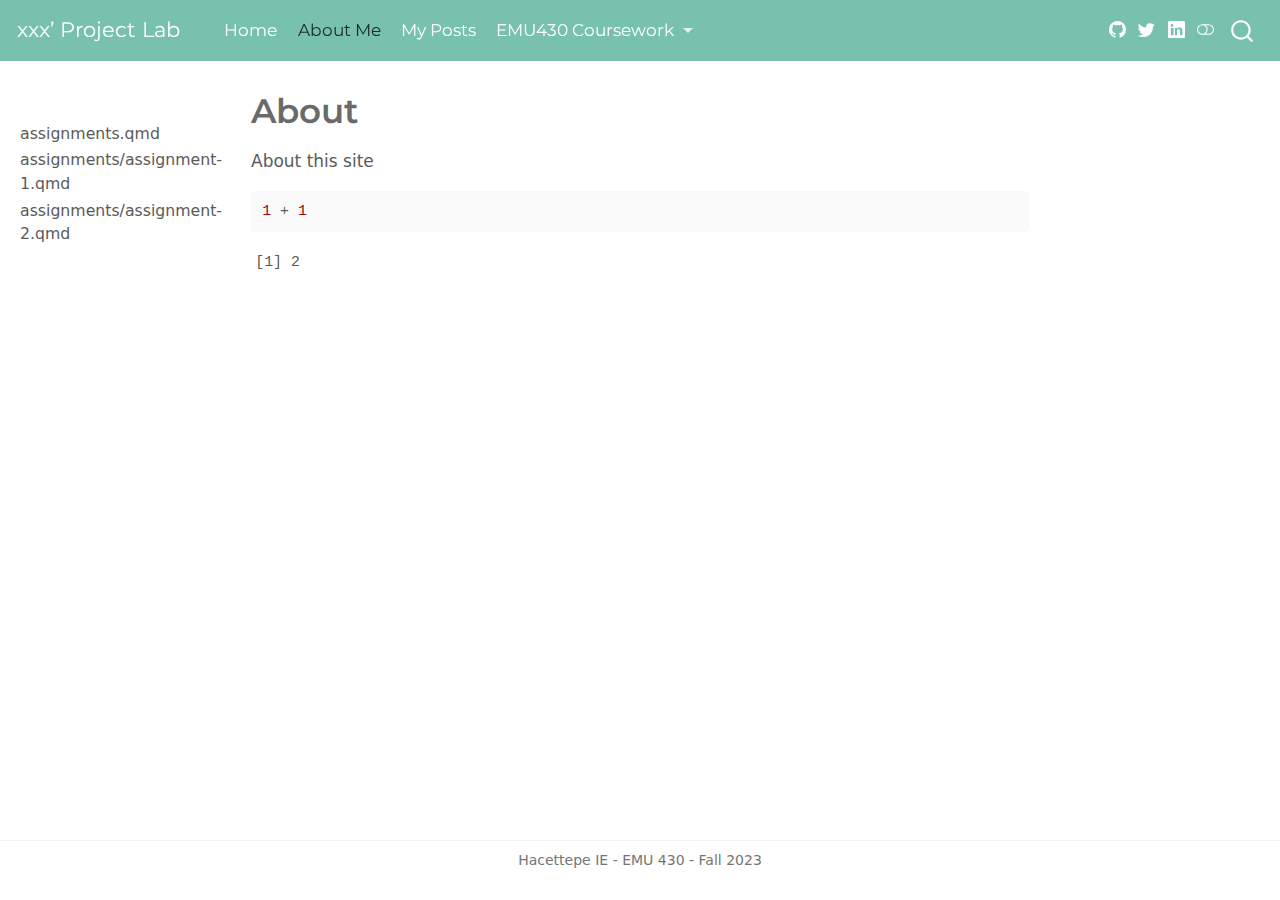
<file: docs/about.html>
<!DOCTYPE html>
<html xmlns="http://www.w3.org/1999/xhtml" lang="en" xml:lang="en"><head>

<meta charset="utf-8">
<meta name="generator" content="quarto-1.3.450">

<meta name="viewport" content="width=device-width, initial-scale=1.0, user-scalable=yes">


<title>xxx’ Project Lab - About</title>
<style>
code{white-space: pre-wrap;}
span.smallcaps{font-variant: small-caps;}
div.columns{display: flex; gap: min(4vw, 1.5em);}
div.column{flex: auto; overflow-x: auto;}
div.hanging-indent{margin-left: 1.5em; text-indent: -1.5em;}
ul.task-list{list-style: none;}
ul.task-list li input[type="checkbox"] {
  width: 0.8em;
  margin: 0 0.8em 0.2em -1em; /* quarto-specific, see https://github.com/quarto-dev/quarto-cli/issues/4556 */ 
  vertical-align: middle;
}
/* CSS for syntax highlighting */
pre > code.sourceCode { white-space: pre; position: relative; }
pre > code.sourceCode > span { display: inline-block; line-height: 1.25; }
pre > code.sourceCode > span:empty { height: 1.2em; }
.sourceCode { overflow: visible; }
code.sourceCode > span { color: inherit; text-decoration: inherit; }
div.sourceCode { margin: 1em 0; }
pre.sourceCode { margin: 0; }
@media screen {
div.sourceCode { overflow: auto; }
}
@media print {
pre > code.sourceCode { white-space: pre-wrap; }
pre > code.sourceCode > span { text-indent: -5em; padding-left: 5em; }
}
pre.numberSource code
  { counter-reset: source-line 0; }
pre.numberSource code > span
  { position: relative; left: -4em; counter-increment: source-line; }
pre.numberSource code > span > a:first-child::before
  { content: counter(source-line);
    position: relative; left: -1em; text-align: right; vertical-align: baseline;
    border: none; display: inline-block;
    -webkit-touch-callout: none; -webkit-user-select: none;
    -khtml-user-select: none; -moz-user-select: none;
    -ms-user-select: none; user-select: none;
    padding: 0 4px; width: 4em;
  }
pre.numberSource { margin-left: 3em;  padding-left: 4px; }
div.sourceCode
  {   }
@media screen {
pre > code.sourceCode > span > a:first-child::before { text-decoration: underline; }
}
</style>


<script src="site_libs/quarto-nav/quarto-nav.js"></script>
<script src="site_libs/quarto-nav/headroom.min.js"></script>
<script src="site_libs/clipboard/clipboard.min.js"></script>
<script src="site_libs/quarto-search/autocomplete.umd.js"></script>
<script src="site_libs/quarto-search/fuse.min.js"></script>
<script src="site_libs/quarto-search/quarto-search.js"></script>
<meta name="quarto:offset" content="./">
<script src="site_libs/quarto-html/quarto.js"></script>
<script src="site_libs/quarto-html/popper.min.js"></script>
<script src="site_libs/quarto-html/tippy.umd.min.js"></script>
<script src="site_libs/quarto-html/anchor.min.js"></script>
<link href="site_libs/quarto-html/tippy.css" rel="stylesheet">
<link href="site_libs/quarto-html/quarto-syntax-highlighting.css" rel="stylesheet" class="quarto-color-scheme" id="quarto-text-highlighting-styles">
<link href="site_libs/quarto-html/quarto-syntax-highlighting-dark.css" rel="prefetch" class="quarto-color-scheme quarto-color-alternate" id="quarto-text-highlighting-styles">
<script src="site_libs/bootstrap/bootstrap.min.js"></script>
<link href="site_libs/bootstrap/bootstrap-icons.css" rel="stylesheet">
<link href="site_libs/bootstrap/bootstrap.min.css" rel="stylesheet" class="quarto-color-scheme" id="quarto-bootstrap" data-mode="light">
<link href="site_libs/bootstrap/bootstrap-dark.min.css" rel="prefetch" class="quarto-color-scheme quarto-color-alternate" id="quarto-bootstrap" data-mode="dark">
<script id="quarto-search-options" type="application/json">{
  "location": "navbar",
  "copy-button": false,
  "collapse-after": 3,
  "panel-placement": "end",
  "type": "overlay",
  "limit": 20,
  "language": {
    "search-no-results-text": "No results",
    "search-matching-documents-text": "matching documents",
    "search-copy-link-title": "Copy link to search",
    "search-hide-matches-text": "Hide additional matches",
    "search-more-match-text": "more match in this document",
    "search-more-matches-text": "more matches in this document",
    "search-clear-button-title": "Clear",
    "search-detached-cancel-button-title": "Cancel",
    "search-submit-button-title": "Submit",
    "search-label": "Search"
  }
}</script>


<link rel="stylesheet" href="styles.css">
</head>

<body class="nav-sidebar docked nav-fixed">

<div id="quarto-search-results"></div>
  <header id="quarto-header" class="headroom fixed-top">
    <nav class="navbar navbar-expand-lg navbar-dark ">
      <div class="navbar-container container-fluid">
      <div class="navbar-brand-container">
    <a class="navbar-brand" href="./index.html">
    <span class="navbar-title">xxx’ Project Lab</span>
    </a>
  </div>
            <div id="quarto-search" class="" title="Search"></div>
          <button class="navbar-toggler" type="button" data-bs-toggle="collapse" data-bs-target="#navbarCollapse" aria-controls="navbarCollapse" aria-expanded="false" aria-label="Toggle navigation" onclick="if (window.quartoToggleHeadroom) { window.quartoToggleHeadroom(); }">
  <span class="navbar-toggler-icon"></span>
</button>
          <div class="collapse navbar-collapse" id="navbarCollapse">
            <ul class="navbar-nav navbar-nav-scroll me-auto">
  <li class="nav-item">
    <a class="nav-link" href="./index.html" rel="" target="">
 <span class="menu-text">Home</span></a>
  </li>  
  <li class="nav-item">
    <a class="nav-link active" href="./about.html" rel="" target="" aria-current="page">
 <span class="menu-text">About Me</span></a>
  </li>  
  <li class="nav-item">
    <a class="nav-link" href="./posts.qmd" rel="" target="">
 <span class="menu-text">My Posts</span></a>
  </li>  
  <li class="nav-item dropdown ">
    <a class="nav-link dropdown-toggle" href="#" id="nav-menu-emu430-coursework" role="button" data-bs-toggle="dropdown" aria-expanded="false" rel="" target="">
 <span class="menu-text">EMU430 Coursework</span>
    </a>
    <ul class="dropdown-menu" aria-labelledby="nav-menu-emu430-coursework">    
        <li>
    <a class="dropdown-item" href="./assignments.qmd" rel="" target="">
 <span class="dropdown-text">Assignments</span></a>
  </li>  
        <li>
    <a class="dropdown-item" href="./project.qmd" rel="" target="">
 <span class="dropdown-text">Project</span></a>
  </li>  
    </ul>
  </li>
</ul>
            <div class="quarto-navbar-tools ms-auto tools-wide">
    <a href="https://twitter.com" rel="" title="" class="quarto-navigation-tool px-1" aria-label=""><i class="bi bi-github"></i></a>
    <a href="https://twitter.com" rel="" title="" class="quarto-navigation-tool px-1" aria-label=""><i class="bi bi-twitter"></i></a>
    <a href="https://linkedin.com" rel="" title="" class="quarto-navigation-tool px-1" aria-label=""><i class="bi bi-linkedin"></i></a>
  <a href="" class="quarto-color-scheme-toggle quarto-navigation-tool  px-1" onclick="window.quartoToggleColorScheme(); return false;" title="Toggle dark mode"><i class="bi"></i></a>
</div>
          </div> <!-- /navcollapse -->
      </div> <!-- /container-fluid -->
    </nav>
  <nav class="quarto-secondary-nav">
    <div class="container-fluid d-flex">
      <button type="button" class="quarto-btn-toggle btn" data-bs-toggle="collapse" data-bs-target="#quarto-sidebar,#quarto-sidebar-glass" aria-controls="quarto-sidebar" aria-expanded="false" aria-label="Toggle sidebar navigation" onclick="if (window.quartoToggleHeadroom) { window.quartoToggleHeadroom(); }">
        <i class="bi bi-layout-text-sidebar-reverse"></i>
      </button>
      <nav class="quarto-page-breadcrumbs" aria-label="breadcrumb"><ol class="breadcrumb"><li class="breadcrumb-item">About</li></ol></nav>
      <a class="flex-grow-1" role="button" data-bs-toggle="collapse" data-bs-target="#quarto-sidebar,#quarto-sidebar-glass" aria-controls="quarto-sidebar" aria-expanded="false" aria-label="Toggle sidebar navigation" onclick="if (window.quartoToggleHeadroom) { window.quartoToggleHeadroom(); }">      
      </a>
      <button type="button" class="btn quarto-search-button" aria-label="" onclick="window.quartoOpenSearch();">
        <i class="bi bi-search"></i>
      </button>
    </div>
  </nav>
</header>
<!-- content -->
<div id="quarto-content" class="quarto-container page-columns page-rows-contents page-layout-article page-navbar">
<!-- sidebar -->
  <nav id="quarto-sidebar" class="sidebar collapse collapse-horizontal sidebar-navigation docked overflow-auto">
        <div class="mt-2 flex-shrink-0 align-items-center">
        <div class="sidebar-search">
        <div id="quarto-search" class="" title="Search"></div>
        </div>
        </div>
    <div class="sidebar-menu-container"> 
    <ul class="list-unstyled mt-1">
        <li class="sidebar-item">
 <span class="menu-text">assignments.qmd</span>
  </li>
        <li class="sidebar-item">
 <span class="menu-text">assignments/assignment-1.qmd</span>
  </li>
        <li class="sidebar-item">
 <span class="menu-text">assignments/assignment-2.qmd</span>
  </li>
    </ul>
    </div>
    
</nav>
<div id="quarto-sidebar-glass" data-bs-toggle="collapse" data-bs-target="#quarto-sidebar,#quarto-sidebar-glass"></div>
<!-- margin-sidebar -->
    <div id="quarto-margin-sidebar" class="sidebar margin-sidebar">
    </div>
<!-- main -->
<main class="content" id="quarto-document-content">

<header id="title-block-header" class="quarto-title-block default">
<div class="quarto-title">
<h1 class="title">About</h1>
</div>



<div class="quarto-title-meta">

    
  
    
  </div>
  

</header>

<p>About this site</p>
<div class="cell">
<div class="sourceCode cell-code" id="cb1"><pre class="sourceCode r code-with-copy"><code class="sourceCode r"><span id="cb1-1"><a href="#cb1-1" aria-hidden="true" tabindex="-1"></a><span class="dv">1</span> <span class="sc">+</span> <span class="dv">1</span></span></code><button title="Copy to Clipboard" class="code-copy-button"><i class="bi"></i></button></pre></div>
<div class="cell-output cell-output-stdout">
<pre><code>[1] 2</code></pre>
</div>
</div>



<a onclick="window.scrollTo(0, 0); return false;" role="button" id="quarto-back-to-top"><i class="bi bi-arrow-up"></i> Back to top</a></main> <!-- /main -->
<script id="quarto-html-after-body" type="application/javascript">
window.document.addEventListener("DOMContentLoaded", function (event) {
  const toggleBodyColorMode = (bsSheetEl) => {
    const mode = bsSheetEl.getAttribute("data-mode");
    const bodyEl = window.document.querySelector("body");
    if (mode === "dark") {
      bodyEl.classList.add("quarto-dark");
      bodyEl.classList.remove("quarto-light");
    } else {
      bodyEl.classList.add("quarto-light");
      bodyEl.classList.remove("quarto-dark");
    }
  }
  const toggleBodyColorPrimary = () => {
    const bsSheetEl = window.document.querySelector("link#quarto-bootstrap");
    if (bsSheetEl) {
      toggleBodyColorMode(bsSheetEl);
    }
  }
  toggleBodyColorPrimary();  
  const disableStylesheet = (stylesheets) => {
    for (let i=0; i < stylesheets.length; i++) {
      const stylesheet = stylesheets[i];
      stylesheet.rel = 'prefetch';
    }
  }
  const enableStylesheet = (stylesheets) => {
    for (let i=0; i < stylesheets.length; i++) {
      const stylesheet = stylesheets[i];
      stylesheet.rel = 'stylesheet';
    }
  }
  const manageTransitions = (selector, allowTransitions) => {
    const els = window.document.querySelectorAll(selector);
    for (let i=0; i < els.length; i++) {
      const el = els[i];
      if (allowTransitions) {
        el.classList.remove('notransition');
      } else {
        el.classList.add('notransition');
      }
    }
  }
  const toggleColorMode = (alternate) => {
    // Switch the stylesheets
    const alternateStylesheets = window.document.querySelectorAll('link.quarto-color-scheme.quarto-color-alternate');
    manageTransitions('#quarto-margin-sidebar .nav-link', false);
    if (alternate) {
      enableStylesheet(alternateStylesheets);
      for (const sheetNode of alternateStylesheets) {
        if (sheetNode.id === "quarto-bootstrap") {
          toggleBodyColorMode(sheetNode);
        }
      }
    } else {
      disableStylesheet(alternateStylesheets);
      toggleBodyColorPrimary();
    }
    manageTransitions('#quarto-margin-sidebar .nav-link', true);
    // Switch the toggles
    const toggles = window.document.querySelectorAll('.quarto-color-scheme-toggle');
    for (let i=0; i < toggles.length; i++) {
      const toggle = toggles[i];
      if (toggle) {
        if (alternate) {
          toggle.classList.add("alternate");     
        } else {
          toggle.classList.remove("alternate");
        }
      }
    }
    // Hack to workaround the fact that safari doesn't
    // properly recolor the scrollbar when toggling (#1455)
    if (navigator.userAgent.indexOf('Safari') > 0 && navigator.userAgent.indexOf('Chrome') == -1) {
      manageTransitions("body", false);
      window.scrollTo(0, 1);
      setTimeout(() => {
        window.scrollTo(0, 0);
        manageTransitions("body", true);
      }, 40);  
    }
  }
  const isFileUrl = () => { 
    return window.location.protocol === 'file:';
  }
  const hasAlternateSentinel = () => {  
    let styleSentinel = getColorSchemeSentinel();
    if (styleSentinel !== null) {
      return styleSentinel === "alternate";
    } else {
      return false;
    }
  }
  const setStyleSentinel = (alternate) => {
    const value = alternate ? "alternate" : "default";
    if (!isFileUrl()) {
      window.localStorage.setItem("quarto-color-scheme", value);
    } else {
      localAlternateSentinel = value;
    }
  }
  const getColorSchemeSentinel = () => {
    if (!isFileUrl()) {
      const storageValue = window.localStorage.getItem("quarto-color-scheme");
      return storageValue != null ? storageValue : localAlternateSentinel;
    } else {
      return localAlternateSentinel;
    }
  }
  let localAlternateSentinel = 'default';
  // Dark / light mode switch
  window.quartoToggleColorScheme = () => {
    // Read the current dark / light value 
    let toAlternate = !hasAlternateSentinel();
    toggleColorMode(toAlternate);
    setStyleSentinel(toAlternate);
  };
  // Ensure there is a toggle, if there isn't float one in the top right
  if (window.document.querySelector('.quarto-color-scheme-toggle') === null) {
    const a = window.document.createElement('a');
    a.classList.add('top-right');
    a.classList.add('quarto-color-scheme-toggle');
    a.href = "";
    a.onclick = function() { try { window.quartoToggleColorScheme(); } catch {} return false; };
    const i = window.document.createElement("i");
    i.classList.add('bi');
    a.appendChild(i);
    window.document.body.appendChild(a);
  }
  // Switch to dark mode if need be
  if (hasAlternateSentinel()) {
    toggleColorMode(true);
  } else {
    toggleColorMode(false);
  }
  const icon = "";
  const anchorJS = new window.AnchorJS();
  anchorJS.options = {
    placement: 'right',
    icon: icon
  };
  anchorJS.add('.anchored');
  const isCodeAnnotation = (el) => {
    for (const clz of el.classList) {
      if (clz.startsWith('code-annotation-')) {                     
        return true;
      }
    }
    return false;
  }
  const clipboard = new window.ClipboardJS('.code-copy-button', {
    text: function(trigger) {
      const codeEl = trigger.previousElementSibling.cloneNode(true);
      for (const childEl of codeEl.children) {
        if (isCodeAnnotation(childEl)) {
          childEl.remove();
        }
      }
      return codeEl.innerText;
    }
  });
  clipboard.on('success', function(e) {
    // button target
    const button = e.trigger;
    // don't keep focus
    button.blur();
    // flash "checked"
    button.classList.add('code-copy-button-checked');
    var currentTitle = button.getAttribute("title");
    button.setAttribute("title", "Copied!");
    let tooltip;
    if (window.bootstrap) {
      button.setAttribute("data-bs-toggle", "tooltip");
      button.setAttribute("data-bs-placement", "left");
      button.setAttribute("data-bs-title", "Copied!");
      tooltip = new bootstrap.Tooltip(button, 
        { trigger: "manual", 
          customClass: "code-copy-button-tooltip",
          offset: [0, -8]});
      tooltip.show();    
    }
    setTimeout(function() {
      if (tooltip) {
        tooltip.hide();
        button.removeAttribute("data-bs-title");
        button.removeAttribute("data-bs-toggle");
        button.removeAttribute("data-bs-placement");
      }
      button.setAttribute("title", currentTitle);
      button.classList.remove('code-copy-button-checked');
    }, 1000);
    // clear code selection
    e.clearSelection();
  });
  function tippyHover(el, contentFn) {
    const config = {
      allowHTML: true,
      content: contentFn,
      maxWidth: 500,
      delay: 100,
      arrow: false,
      appendTo: function(el) {
          return el.parentElement;
      },
      interactive: true,
      interactiveBorder: 10,
      theme: 'quarto',
      placement: 'bottom-start'
    };
    window.tippy(el, config); 
  }
  const noterefs = window.document.querySelectorAll('a[role="doc-noteref"]');
  for (var i=0; i<noterefs.length; i++) {
    const ref = noterefs[i];
    tippyHover(ref, function() {
      // use id or data attribute instead here
      let href = ref.getAttribute('data-footnote-href') || ref.getAttribute('href');
      try { href = new URL(href).hash; } catch {}
      const id = href.replace(/^#\/?/, "");
      const note = window.document.getElementById(id);
      return note.innerHTML;
    });
  }
      let selectedAnnoteEl;
      const selectorForAnnotation = ( cell, annotation) => {
        let cellAttr = 'data-code-cell="' + cell + '"';
        let lineAttr = 'data-code-annotation="' +  annotation + '"';
        const selector = 'span[' + cellAttr + '][' + lineAttr + ']';
        return selector;
      }
      const selectCodeLines = (annoteEl) => {
        const doc = window.document;
        const targetCell = annoteEl.getAttribute("data-target-cell");
        const targetAnnotation = annoteEl.getAttribute("data-target-annotation");
        const annoteSpan = window.document.querySelector(selectorForAnnotation(targetCell, targetAnnotation));
        const lines = annoteSpan.getAttribute("data-code-lines").split(",");
        const lineIds = lines.map((line) => {
          return targetCell + "-" + line;
        })
        let top = null;
        let height = null;
        let parent = null;
        if (lineIds.length > 0) {
            //compute the position of the single el (top and bottom and make a div)
            const el = window.document.getElementById(lineIds[0]);
            top = el.offsetTop;
            height = el.offsetHeight;
            parent = el.parentElement.parentElement;
          if (lineIds.length > 1) {
            const lastEl = window.document.getElementById(lineIds[lineIds.length - 1]);
            const bottom = lastEl.offsetTop + lastEl.offsetHeight;
            height = bottom - top;
          }
          if (top !== null && height !== null && parent !== null) {
            // cook up a div (if necessary) and position it 
            let div = window.document.getElementById("code-annotation-line-highlight");
            if (div === null) {
              div = window.document.createElement("div");
              div.setAttribute("id", "code-annotation-line-highlight");
              div.style.position = 'absolute';
              parent.appendChild(div);
            }
            div.style.top = top - 2 + "px";
            div.style.height = height + 4 + "px";
            let gutterDiv = window.document.getElementById("code-annotation-line-highlight-gutter");
            if (gutterDiv === null) {
              gutterDiv = window.document.createElement("div");
              gutterDiv.setAttribute("id", "code-annotation-line-highlight-gutter");
              gutterDiv.style.position = 'absolute';
              const codeCell = window.document.getElementById(targetCell);
              const gutter = codeCell.querySelector('.code-annotation-gutter');
              gutter.appendChild(gutterDiv);
            }
            gutterDiv.style.top = top - 2 + "px";
            gutterDiv.style.height = height + 4 + "px";
          }
          selectedAnnoteEl = annoteEl;
        }
      };
      const unselectCodeLines = () => {
        const elementsIds = ["code-annotation-line-highlight", "code-annotation-line-highlight-gutter"];
        elementsIds.forEach((elId) => {
          const div = window.document.getElementById(elId);
          if (div) {
            div.remove();
          }
        });
        selectedAnnoteEl = undefined;
      };
      // Attach click handler to the DT
      const annoteDls = window.document.querySelectorAll('dt[data-target-cell]');
      for (const annoteDlNode of annoteDls) {
        annoteDlNode.addEventListener('click', (event) => {
          const clickedEl = event.target;
          if (clickedEl !== selectedAnnoteEl) {
            unselectCodeLines();
            const activeEl = window.document.querySelector('dt[data-target-cell].code-annotation-active');
            if (activeEl) {
              activeEl.classList.remove('code-annotation-active');
            }
            selectCodeLines(clickedEl);
            clickedEl.classList.add('code-annotation-active');
          } else {
            // Unselect the line
            unselectCodeLines();
            clickedEl.classList.remove('code-annotation-active');
          }
        });
      }
  const findCites = (el) => {
    const parentEl = el.parentElement;
    if (parentEl) {
      const cites = parentEl.dataset.cites;
      if (cites) {
        return {
          el,
          cites: cites.split(' ')
        };
      } else {
        return findCites(el.parentElement)
      }
    } else {
      return undefined;
    }
  };
  var bibliorefs = window.document.querySelectorAll('a[role="doc-biblioref"]');
  for (var i=0; i<bibliorefs.length; i++) {
    const ref = bibliorefs[i];
    const citeInfo = findCites(ref);
    if (citeInfo) {
      tippyHover(citeInfo.el, function() {
        var popup = window.document.createElement('div');
        citeInfo.cites.forEach(function(cite) {
          var citeDiv = window.document.createElement('div');
          citeDiv.classList.add('hanging-indent');
          citeDiv.classList.add('csl-entry');
          var biblioDiv = window.document.getElementById('ref-' + cite);
          if (biblioDiv) {
            citeDiv.innerHTML = biblioDiv.innerHTML;
          }
          popup.appendChild(citeDiv);
        });
        return popup.innerHTML;
      });
    }
  }
});
</script>
</div> <!-- /content -->
<footer class="footer">
  <div class="nav-footer">
    <div class="nav-footer-left">
      &nbsp;
    </div>   
    <div class="nav-footer-center">Hacettepe IE - EMU 430 - Fall 2023</div>
    <div class="nav-footer-right">
      &nbsp;
    </div>
  </div>
</footer>



</body></html>
</file>
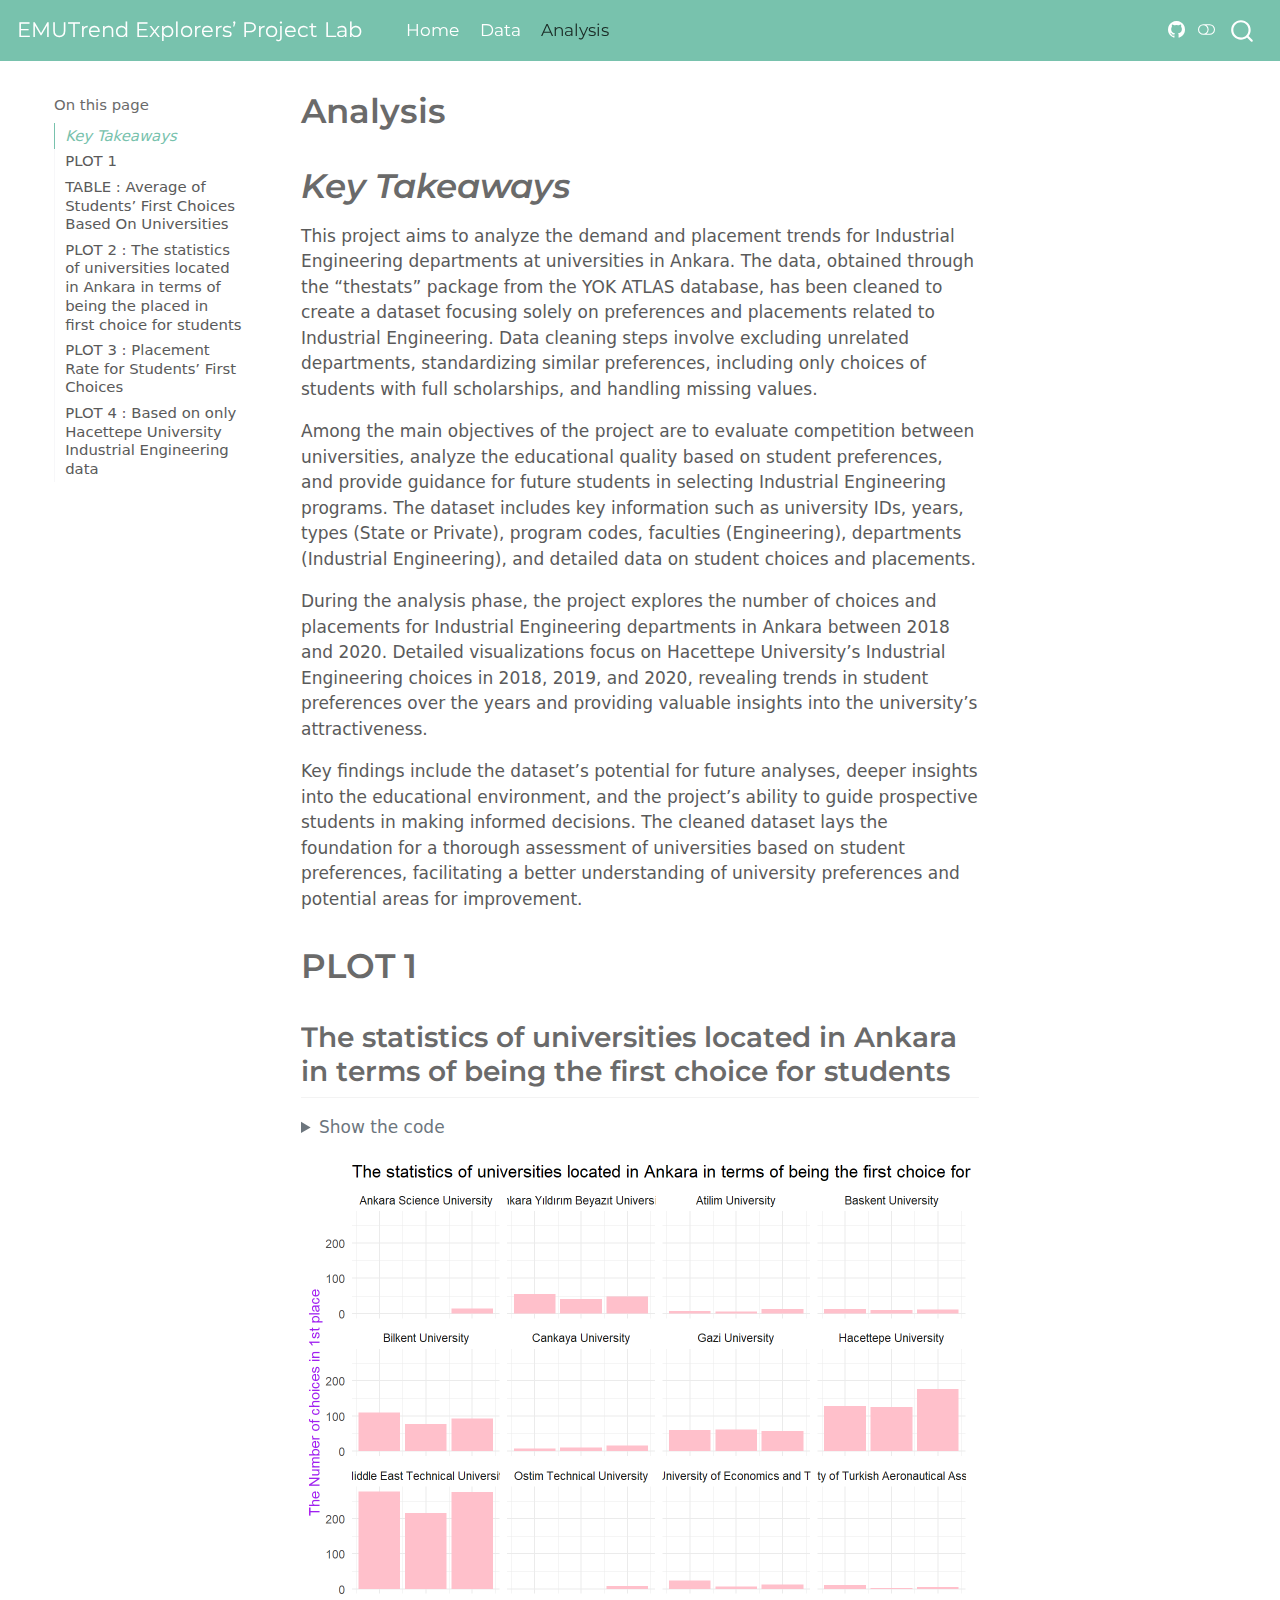
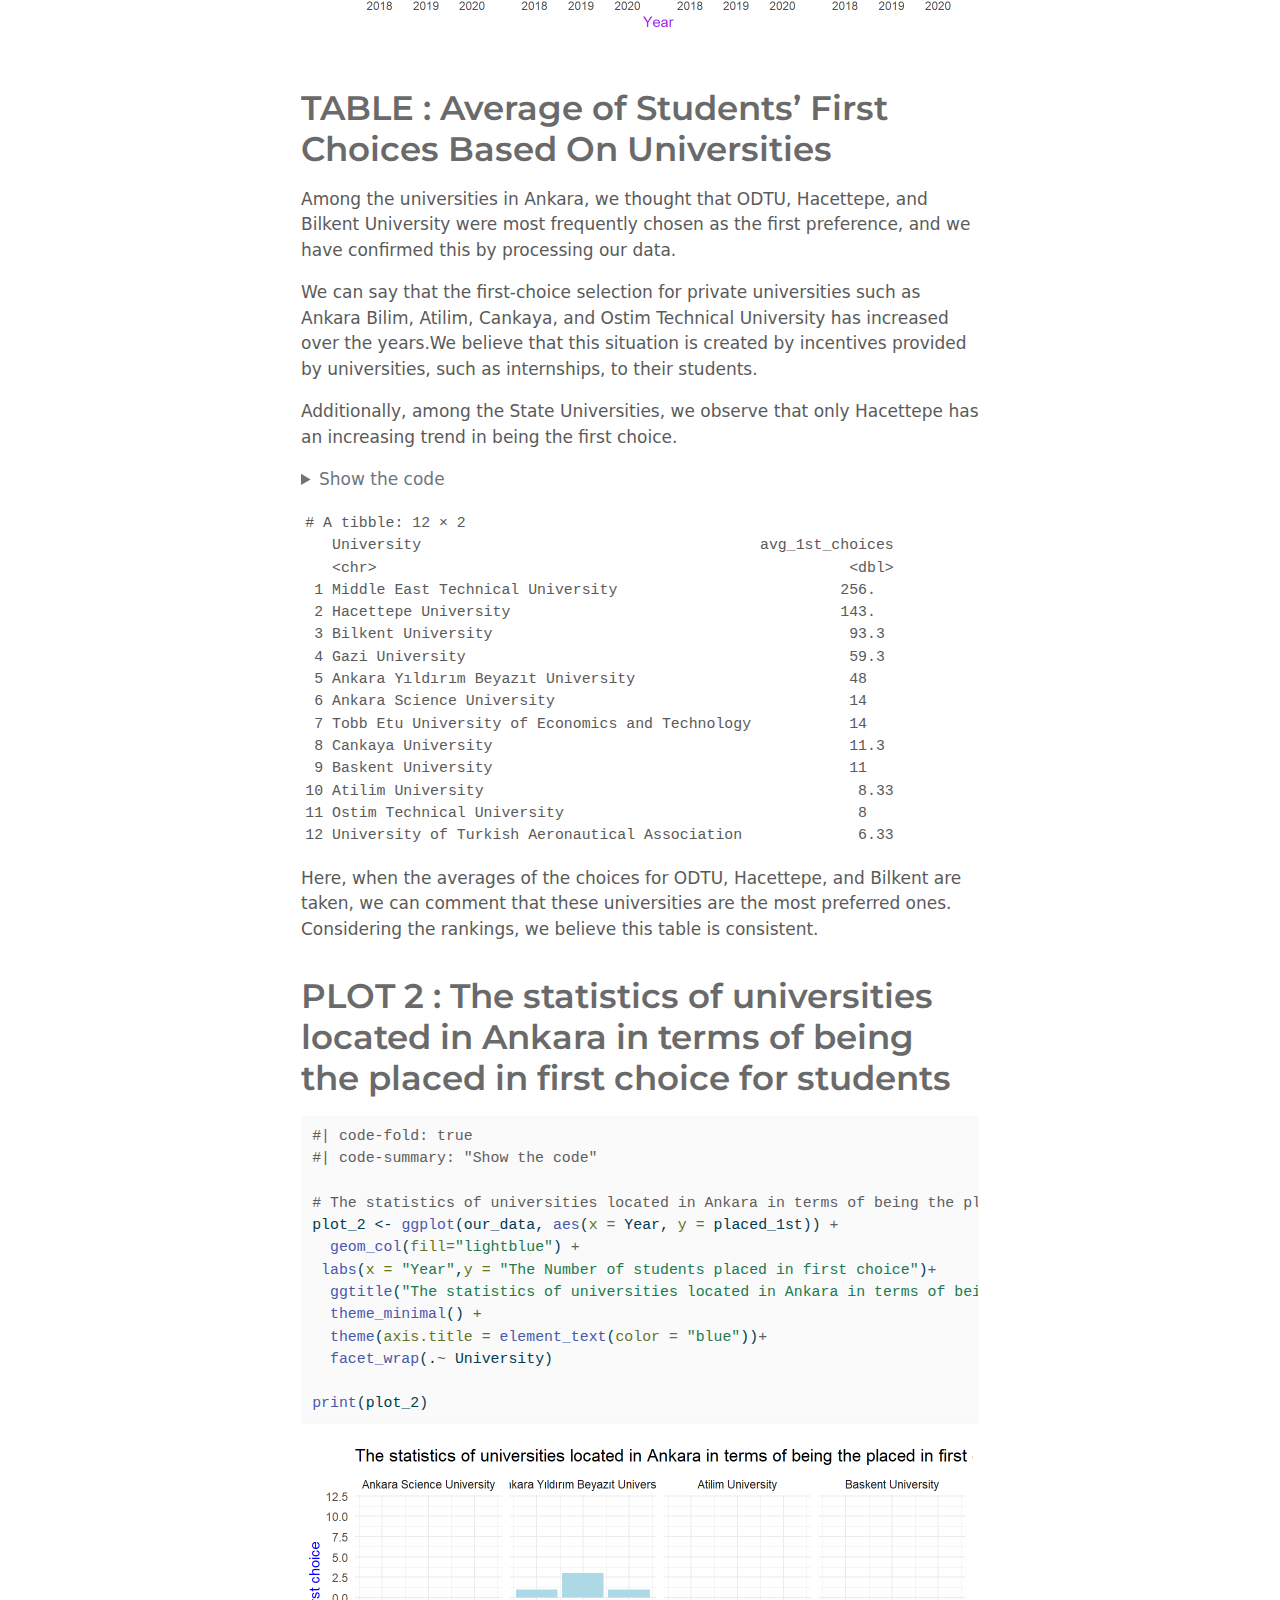
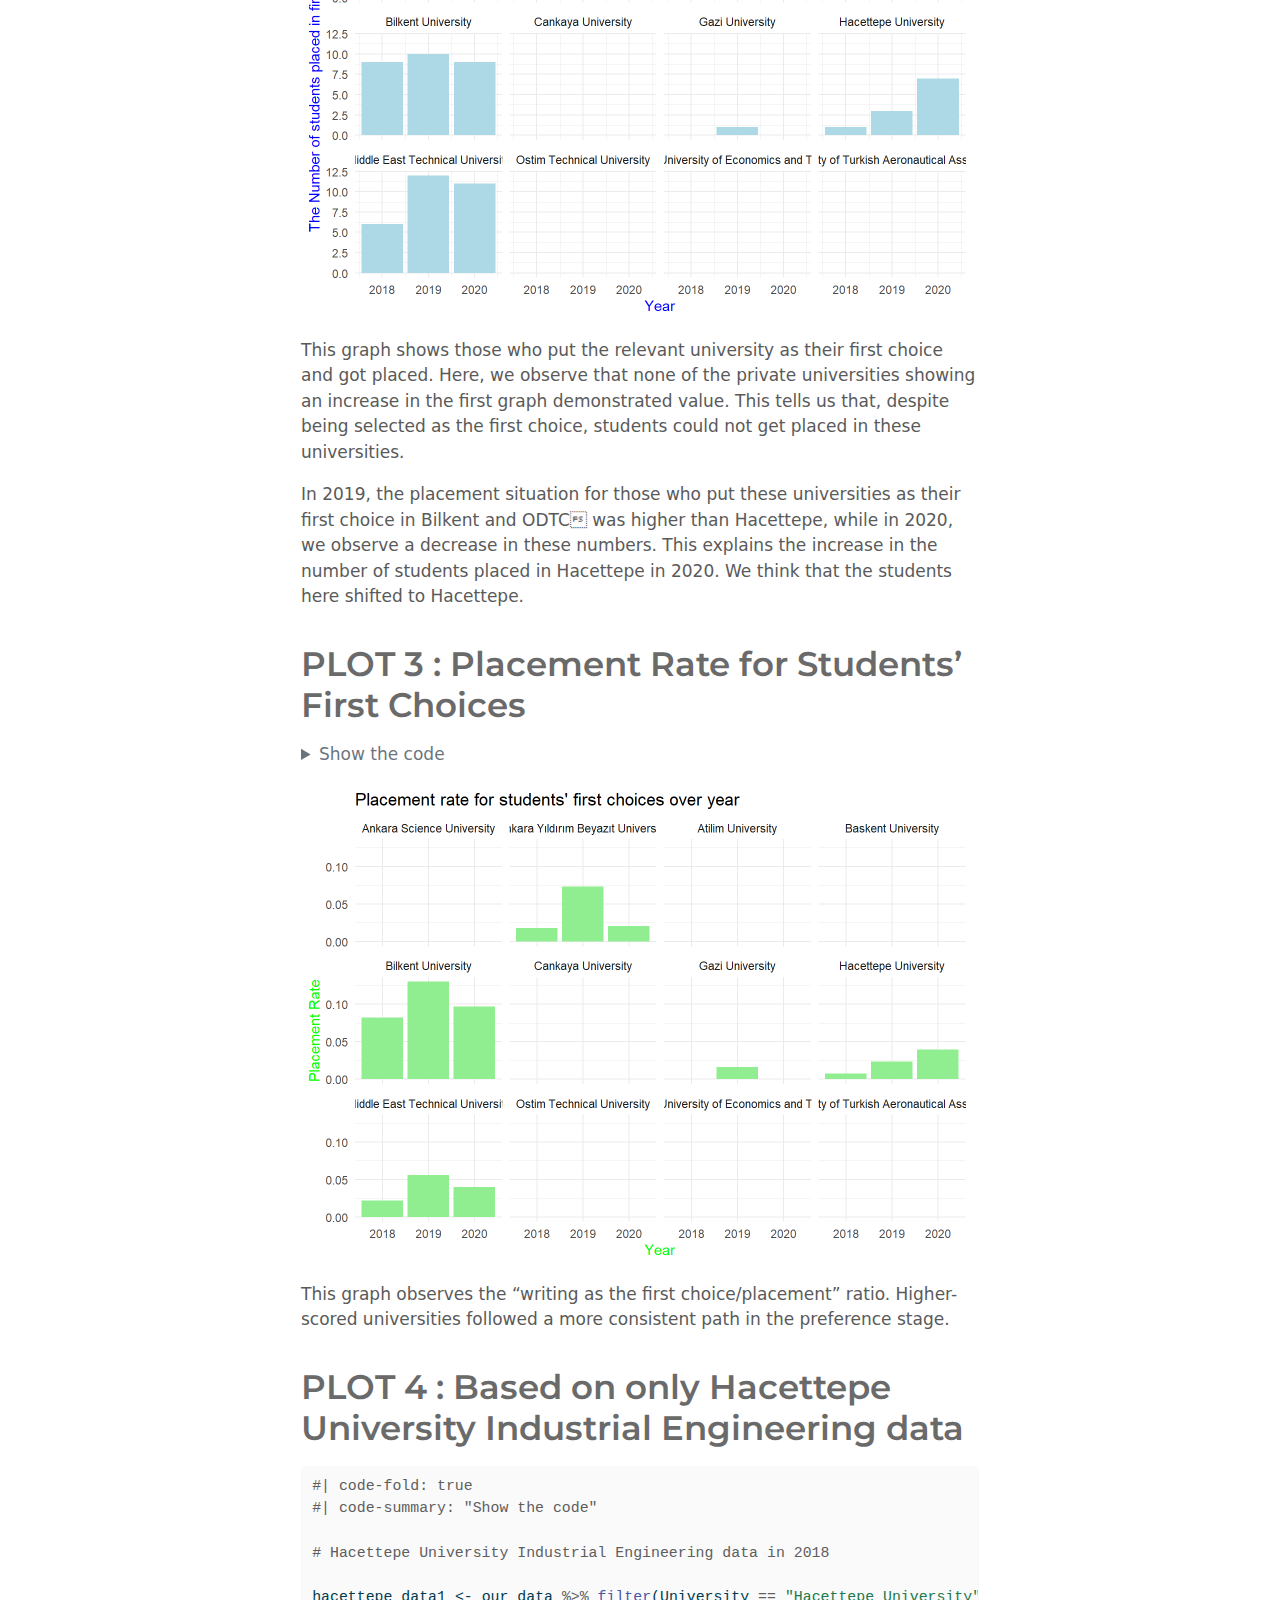
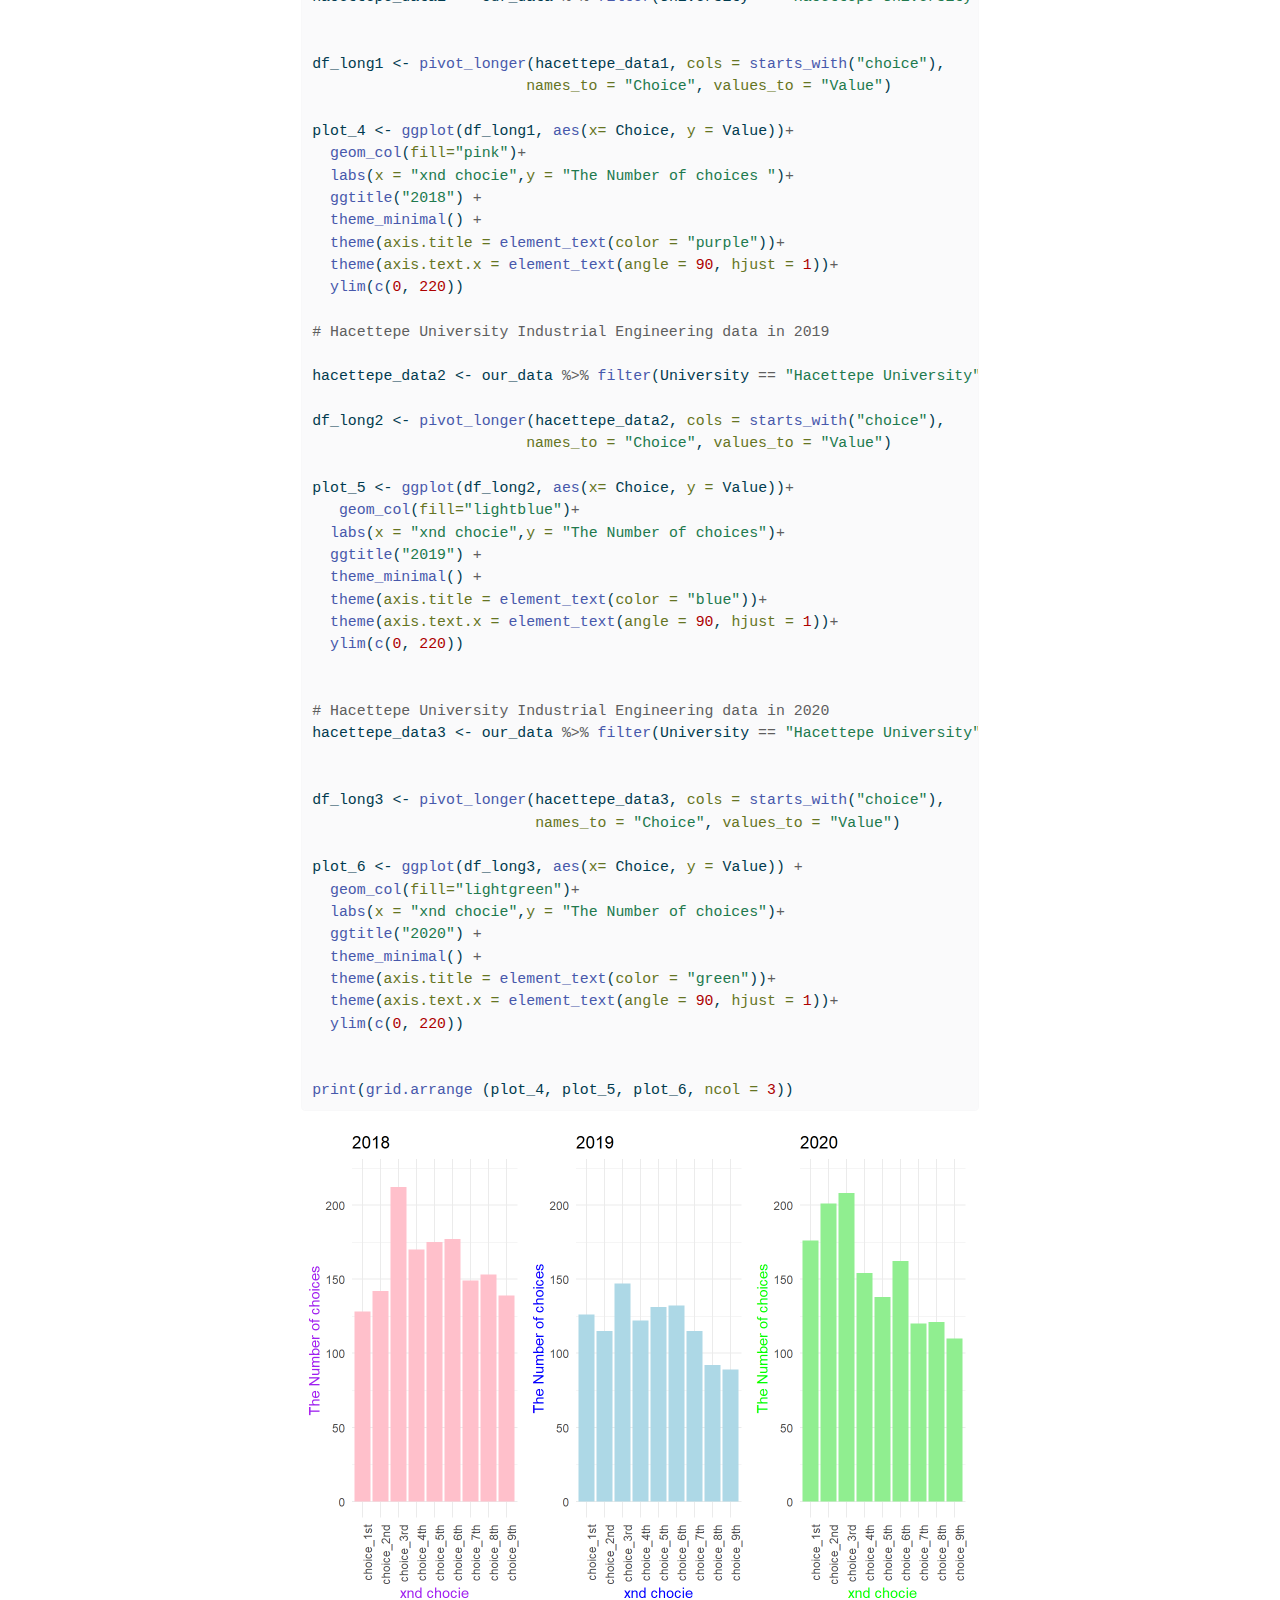
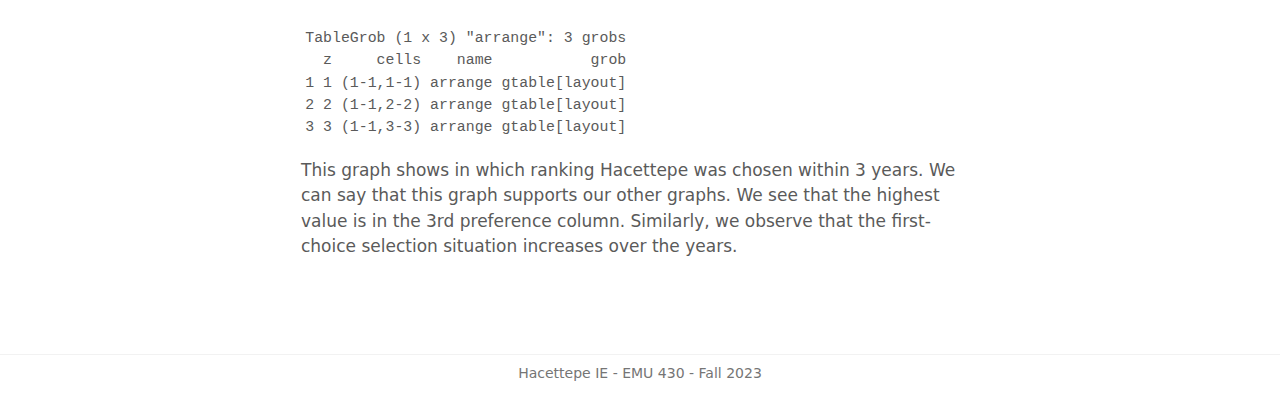
<file: docs/analysis.html>
<!DOCTYPE html>
<html xmlns="http://www.w3.org/1999/xhtml" lang="en" xml:lang="en"><head>

<meta charset="utf-8">
<meta name="generator" content="quarto-1.3.450">

<meta name="viewport" content="width=device-width, initial-scale=1.0, user-scalable=yes">


<title>EMUTrend Explorers’ Project Lab - Analysis</title>
<style>
code{white-space: pre-wrap;}
span.smallcaps{font-variant: small-caps;}
div.columns{display: flex; gap: min(4vw, 1.5em);}
div.column{flex: auto; overflow-x: auto;}
div.hanging-indent{margin-left: 1.5em; text-indent: -1.5em;}
ul.task-list{list-style: none;}
ul.task-list li input[type="checkbox"] {
  width: 0.8em;
  margin: 0 0.8em 0.2em -1em; /* quarto-specific, see https://github.com/quarto-dev/quarto-cli/issues/4556 */ 
  vertical-align: middle;
}
/* CSS for syntax highlighting */
pre > code.sourceCode { white-space: pre; position: relative; }
pre > code.sourceCode > span { display: inline-block; line-height: 1.25; }
pre > code.sourceCode > span:empty { height: 1.2em; }
.sourceCode { overflow: visible; }
code.sourceCode > span { color: inherit; text-decoration: inherit; }
div.sourceCode { margin: 1em 0; }
pre.sourceCode { margin: 0; }
@media screen {
div.sourceCode { overflow: auto; }
}
@media print {
pre > code.sourceCode { white-space: pre-wrap; }
pre > code.sourceCode > span { text-indent: -5em; padding-left: 5em; }
}
pre.numberSource code
  { counter-reset: source-line 0; }
pre.numberSource code > span
  { position: relative; left: -4em; counter-increment: source-line; }
pre.numberSource code > span > a:first-child::before
  { content: counter(source-line);
    position: relative; left: -1em; text-align: right; vertical-align: baseline;
    border: none; display: inline-block;
    -webkit-touch-callout: none; -webkit-user-select: none;
    -khtml-user-select: none; -moz-user-select: none;
    -ms-user-select: none; user-select: none;
    padding: 0 4px; width: 4em;
  }
pre.numberSource { margin-left: 3em;  padding-left: 4px; }
div.sourceCode
  {   }
@media screen {
pre > code.sourceCode > span > a:first-child::before { text-decoration: underline; }
}
</style>


<script src="site_libs/quarto-nav/quarto-nav.js"></script>
<script src="site_libs/quarto-nav/headroom.min.js"></script>
<script src="site_libs/clipboard/clipboard.min.js"></script>
<script src="site_libs/quarto-search/autocomplete.umd.js"></script>
<script src="site_libs/quarto-search/fuse.min.js"></script>
<script src="site_libs/quarto-search/quarto-search.js"></script>
<meta name="quarto:offset" content="./">
<script src="site_libs/quarto-html/quarto.js"></script>
<script src="site_libs/quarto-html/popper.min.js"></script>
<script src="site_libs/quarto-html/tippy.umd.min.js"></script>
<script src="site_libs/quarto-html/anchor.min.js"></script>
<link href="site_libs/quarto-html/tippy.css" rel="stylesheet">
<link href="site_libs/quarto-html/quarto-syntax-highlighting.css" rel="stylesheet" class="quarto-color-scheme" id="quarto-text-highlighting-styles">
<link href="site_libs/quarto-html/quarto-syntax-highlighting-dark.css" rel="prefetch" class="quarto-color-scheme quarto-color-alternate" id="quarto-text-highlighting-styles">
<script src="site_libs/bootstrap/bootstrap.min.js"></script>
<link href="site_libs/bootstrap/bootstrap-icons.css" rel="stylesheet">
<link href="site_libs/bootstrap/bootstrap.min.css" rel="stylesheet" class="quarto-color-scheme" id="quarto-bootstrap" data-mode="light">
<link href="site_libs/bootstrap/bootstrap-dark.min.css" rel="prefetch" class="quarto-color-scheme quarto-color-alternate" id="quarto-bootstrap" data-mode="dark">
<script id="quarto-search-options" type="application/json">{
  "location": "navbar",
  "copy-button": false,
  "collapse-after": 3,
  "panel-placement": "end",
  "type": "overlay",
  "limit": 20,
  "language": {
    "search-no-results-text": "No results",
    "search-matching-documents-text": "matching documents",
    "search-copy-link-title": "Copy link to search",
    "search-hide-matches-text": "Hide additional matches",
    "search-more-match-text": "more match in this document",
    "search-more-matches-text": "more matches in this document",
    "search-clear-button-title": "Clear",
    "search-detached-cancel-button-title": "Cancel",
    "search-submit-button-title": "Submit",
    "search-label": "Search"
  }
}</script>


<link rel="stylesheet" href="styles.css">
</head>

<body class="floating nav-fixed">

<div id="quarto-search-results"></div>
  <header id="quarto-header" class="headroom fixed-top">
    <nav class="navbar navbar-expand-lg navbar-dark ">
      <div class="navbar-container container-fluid">
      <div class="navbar-brand-container">
    <a class="navbar-brand" href="./index.html">
    <span class="navbar-title">EMUTrend Explorers’ Project Lab</span>
    </a>
  </div>
            <div id="quarto-search" class="" title="Search"></div>
          <button class="navbar-toggler" type="button" data-bs-toggle="collapse" data-bs-target="#navbarCollapse" aria-controls="navbarCollapse" aria-expanded="false" aria-label="Toggle navigation" onclick="if (window.quartoToggleHeadroom) { window.quartoToggleHeadroom(); }">
  <span class="navbar-toggler-icon"></span>
</button>
          <div class="collapse navbar-collapse" id="navbarCollapse">
            <ul class="navbar-nav navbar-nav-scroll me-auto">
  <li class="nav-item">
    <a class="nav-link" href="./index.html" rel="" target="">
 <span class="menu-text">Home</span></a>
  </li>  
  <li class="nav-item">
    <a class="nav-link" href="./data.html" rel="" target="">
 <span class="menu-text">Data</span></a>
  </li>  
  <li class="nav-item">
    <a class="nav-link active" href="./analysis.html" rel="" target="" aria-current="page">
 <span class="menu-text">Analysis</span></a>
  </li>  
</ul>
            <div class="quarto-navbar-tools ms-auto">
    <a href="https://github.com/emu-hacettepe-analytics/emu430-fall2023-team-emutrend_explorers" rel="" title="" class="quarto-navigation-tool px-1" aria-label=""><i class="bi bi-github"></i></a>
  <a href="" class="quarto-color-scheme-toggle quarto-navigation-tool  px-1" onclick="window.quartoToggleColorScheme(); return false;" title="Toggle dark mode"><i class="bi"></i></a>
</div>
          </div> <!-- /navcollapse -->
      </div> <!-- /container-fluid -->
    </nav>
</header>
<!-- content -->
<div id="quarto-content" class="quarto-container page-columns page-rows-contents page-layout-article page-navbar">
<!-- sidebar -->
  <nav id="quarto-sidebar" class="sidebar collapse collapse-horizontal sidebar-navigation floating overflow-auto">
    <nav id="TOC" role="doc-toc" class="toc-active">
    <h2 id="toc-title">On this page</h2>
   
  <ul>
  <li><a href="#key-takeaways" id="toc-key-takeaways" class="nav-link active" data-scroll-target="#key-takeaways"><em>Key Takeaways</em></a></li>
  <li><a href="#plot-1" id="toc-plot-1" class="nav-link" data-scroll-target="#plot-1">PLOT 1</a>
  <ul class="collapse">
  <li><a href="#the-statistics-of-universities-located-in-ankara-in-terms-of-being-the-first-choice-for-students" id="toc-the-statistics-of-universities-located-in-ankara-in-terms-of-being-the-first-choice-for-students" class="nav-link" data-scroll-target="#the-statistics-of-universities-located-in-ankara-in-terms-of-being-the-first-choice-for-students">The statistics of universities located in Ankara in terms of being the first choice for students</a></li>
  </ul></li>
  <li><a href="#table-average-of-students-first-choices-based-on-universities" id="toc-table-average-of-students-first-choices-based-on-universities" class="nav-link" data-scroll-target="#table-average-of-students-first-choices-based-on-universities">TABLE : Average of Students’ First Choices Based On Universities</a></li>
  <li><a href="#plot-2-the-statistics-of-universities-located-in-ankara-in-terms-of-being-the-placed-in-first-choice-for-students" id="toc-plot-2-the-statistics-of-universities-located-in-ankara-in-terms-of-being-the-placed-in-first-choice-for-students" class="nav-link" data-scroll-target="#plot-2-the-statistics-of-universities-located-in-ankara-in-terms-of-being-the-placed-in-first-choice-for-students">PLOT 2 : The statistics of universities located in Ankara in terms of being the placed in first choice for students</a></li>
  <li><a href="#plot-3-placement-rate-for-students-first-choices" id="toc-plot-3-placement-rate-for-students-first-choices" class="nav-link" data-scroll-target="#plot-3-placement-rate-for-students-first-choices">PLOT 3 : Placement Rate for Students’ First Choices</a></li>
  <li><a href="#plot-4-based-on-only-hacettepe-university-industrial-engineering-data" id="toc-plot-4-based-on-only-hacettepe-university-industrial-engineering-data" class="nav-link" data-scroll-target="#plot-4-based-on-only-hacettepe-university-industrial-engineering-data">PLOT 4 : Based on only Hacettepe University Industrial Engineering data</a></li>
  </ul>
</nav>
</nav>
<div id="quarto-sidebar-glass" data-bs-toggle="collapse" data-bs-target="#quarto-sidebar,#quarto-sidebar-glass"></div>
<!-- margin-sidebar -->
    <div id="quarto-margin-sidebar" class="sidebar margin-sidebar">
    </div>
<!-- main -->
<main class="content" id="quarto-document-content">

<header id="title-block-header" class="quarto-title-block default">
<div class="quarto-title">
<h1 class="title">Analysis</h1>
</div>



<div class="quarto-title-meta">

    
  
    
  </div>
  

</header>

<section id="key-takeaways" class="level1">
<h1><em>Key Takeaways</em></h1>
<p>This project aims to analyze the demand and placement trends for Industrial Engineering departments at universities in Ankara. The data, obtained through the “thestats” package from the YOK ATLAS database, has been cleaned to create a dataset focusing solely on preferences and placements related to Industrial Engineering. Data cleaning steps involve excluding unrelated departments, standardizing similar preferences, including only choices of students with full scholarships, and handling missing values.</p>
<p>Among the main objectives of the project are to evaluate competition between universities, analyze the educational quality based on student preferences, and provide guidance for future students in selecting Industrial Engineering programs. The dataset includes key information such as university IDs, years, types (State or Private), program codes, faculties (Engineering), departments (Industrial Engineering), and detailed data on student choices and placements.</p>
<p>During the analysis phase, the project explores the number of choices and placements for Industrial Engineering departments in Ankara between 2018 and 2020. Detailed visualizations focus on Hacettepe University’s Industrial Engineering choices in 2018, 2019, and 2020, revealing trends in student preferences over the years and providing valuable insights into the university’s attractiveness.</p>
<p>Key findings include the dataset’s potential for future analyses, deeper insights into the educational environment, and the project’s ability to guide prospective students in making informed decisions. The cleaned dataset lays the foundation for a thorough assessment of universities based on student preferences, facilitating a better understanding of university preferences and potential areas for improvement.</p>
</section>
<section id="plot-1" class="level1">
<h1>PLOT 1</h1>
<section id="the-statistics-of-universities-located-in-ankara-in-terms-of-being-the-first-choice-for-students" class="level2">
<h2 class="anchored" data-anchor-id="the-statistics-of-universities-located-in-ankara-in-terms-of-being-the-first-choice-for-students">The statistics of universities located in Ankara in terms of being the first choice for students</h2>
<div class="cell">
<details>
<summary>Show the code</summary>
<div class="sourceCode cell-code" id="cb1"><pre class="sourceCode r code-with-copy"><code class="sourceCode r"><span id="cb1-1"><a href="#cb1-1" aria-hidden="true" tabindex="-1"></a><span class="co"># The statistics of universities located in Ankara in terms of being the first choice for  students</span></span>
<span id="cb1-2"><a href="#cb1-2" aria-hidden="true" tabindex="-1"></a>plot_1 <span class="ot">&lt;-</span> <span class="fu">ggplot</span>(our_data, <span class="fu">aes</span>(<span class="at">x =</span> Year, <span class="at">y =</span> choice_1st)) <span class="sc">+</span></span>
<span id="cb1-3"><a href="#cb1-3" aria-hidden="true" tabindex="-1"></a>  <span class="fu">geom_col</span>(<span class="at">fill=</span><span class="st">"pink"</span>)<span class="sc">+</span></span>
<span id="cb1-4"><a href="#cb1-4" aria-hidden="true" tabindex="-1"></a>  <span class="fu">labs</span>(<span class="at">x =</span> <span class="st">"Year"</span>,<span class="at">y =</span> <span class="st">"The Number of choices in 1st place"</span>)<span class="sc">+</span></span>
<span id="cb1-5"><a href="#cb1-5" aria-hidden="true" tabindex="-1"></a>  <span class="fu">ggtitle</span>(<span class="st">"The statistics of universities located in Ankara in terms of being the first choice for students"</span>) <span class="sc">+</span></span>
<span id="cb1-6"><a href="#cb1-6" aria-hidden="true" tabindex="-1"></a>  <span class="fu">theme_minimal</span>() <span class="sc">+</span></span>
<span id="cb1-7"><a href="#cb1-7" aria-hidden="true" tabindex="-1"></a>  <span class="fu">theme</span>(<span class="at">axis.title =</span> <span class="fu">element_text</span>(<span class="at">color =</span> <span class="st">"purple"</span>))<span class="sc">+</span></span>
<span id="cb1-8"><a href="#cb1-8" aria-hidden="true" tabindex="-1"></a>  <span class="fu">facet_wrap</span>(.<span class="sc">~</span> University)</span>
<span id="cb1-9"><a href="#cb1-9" aria-hidden="true" tabindex="-1"></a><span class="fu">print</span>(plot_1)</span></code><button title="Copy to Clipboard" class="code-copy-button"><i class="bi"></i></button></pre></div>
</details>
<div class="cell-output-display">
<p><img src="analysis_files/figure-html/unnamed-chunk-2-1.png" class="img-fluid" width="672"></p>
</div>
</div>
</section>
</section>
<section id="table-average-of-students-first-choices-based-on-universities" class="level1">
<h1>TABLE : Average of Students’ First Choices Based On Universities</h1>
<p>Among the universities in Ankara, we thought that ODTU, Hacettepe, and Bilkent University were most frequently chosen as the first preference, and we have confirmed this by processing our data.</p>
<p>We can say that the first-choice selection for private universities such as Ankara Bilim, Atilim, Cankaya, and Ostim Technical University has increased over the years.We believe that this situation is created by incentives provided by universities, such as internships, to their students.</p>
<p>Additionally, among the State Universities, we observe that only Hacettepe has an increasing trend in being the first choice.</p>
<div class="cell">
<details>
<summary>Show the code</summary>
<div class="sourceCode cell-code" id="cb2"><pre class="sourceCode r code-with-copy"><code class="sourceCode r"><span id="cb2-1"><a href="#cb2-1" aria-hidden="true" tabindex="-1"></a>avg_first_choices <span class="ot">&lt;-</span> our_data <span class="sc">%&gt;%</span> <span class="fu">group_by</span>(University) <span class="sc">%&gt;%</span> </span>
<span id="cb2-2"><a href="#cb2-2" aria-hidden="true" tabindex="-1"></a>  <span class="fu">summarise</span>(<span class="at">avg_1st_choices =</span> <span class="fu">mean</span>(choice_1st)) <span class="sc">%&gt;%</span></span>
<span id="cb2-3"><a href="#cb2-3" aria-hidden="true" tabindex="-1"></a>  <span class="fu">arrange</span>(<span class="fu">desc</span>(avg_1st_choices))</span>
<span id="cb2-4"><a href="#cb2-4" aria-hidden="true" tabindex="-1"></a><span class="fu">print</span>(avg_first_choices)</span></code><button title="Copy to Clipboard" class="code-copy-button"><i class="bi"></i></button></pre></div>
</details>
<div class="cell-output cell-output-stdout">
<pre><code># A tibble: 12 × 2
   University                                      avg_1st_choices
   &lt;chr&gt;                                                     &lt;dbl&gt;
 1 Middle East Technical University                         256.  
 2 Hacettepe University                                     143.  
 3 Bilkent University                                        93.3 
 4 Gazi University                                           59.3 
 5 Ankara Yıldırım Beyazıt University                        48   
 6 Ankara Science University                                 14   
 7 Tobb Etu University of Economics and Technology           14   
 8 Cankaya University                                        11.3 
 9 Baskent University                                        11   
10 Atilim University                                          8.33
11 Ostim Technical University                                 8   
12 University of Turkish Aeronautical Association             6.33</code></pre>
</div>
</div>
<p>Here, when the averages of the choices for ODTU, Hacettepe, and Bilkent are taken, we can comment that these universities are the most preferred ones. Considering the rankings, we believe this table is consistent.</p>
</section>
<section id="plot-2-the-statistics-of-universities-located-in-ankara-in-terms-of-being-the-placed-in-first-choice-for-students" class="level1">
<h1>PLOT 2 : The statistics of universities located in Ankara in terms of being the placed in first choice for students</h1>
<div class="cell">
<div class="sourceCode cell-code" id="cb4"><pre class="sourceCode r code-with-copy"><code class="sourceCode r"><span id="cb4-1"><a href="#cb4-1" aria-hidden="true" tabindex="-1"></a><span class="co">#| code-fold: true</span></span>
<span id="cb4-2"><a href="#cb4-2" aria-hidden="true" tabindex="-1"></a><span class="co">#| code-summary: "Show the code"</span></span>
<span id="cb4-3"><a href="#cb4-3" aria-hidden="true" tabindex="-1"></a></span>
<span id="cb4-4"><a href="#cb4-4" aria-hidden="true" tabindex="-1"></a><span class="co"># The statistics of universities located in Ankara in terms of being the placed in 1st choice for students</span></span>
<span id="cb4-5"><a href="#cb4-5" aria-hidden="true" tabindex="-1"></a>plot_2 <span class="ot">&lt;-</span> <span class="fu">ggplot</span>(our_data, <span class="fu">aes</span>(<span class="at">x =</span> Year, <span class="at">y =</span> placed_1st)) <span class="sc">+</span> </span>
<span id="cb4-6"><a href="#cb4-6" aria-hidden="true" tabindex="-1"></a>  <span class="fu">geom_col</span>(<span class="at">fill=</span><span class="st">"lightblue"</span>) <span class="sc">+</span></span>
<span id="cb4-7"><a href="#cb4-7" aria-hidden="true" tabindex="-1"></a> <span class="fu">labs</span>(<span class="at">x =</span> <span class="st">"Year"</span>,<span class="at">y =</span> <span class="st">"The Number of students placed in first choice"</span>)<span class="sc">+</span></span>
<span id="cb4-8"><a href="#cb4-8" aria-hidden="true" tabindex="-1"></a>  <span class="fu">ggtitle</span>(<span class="st">"The statistics of universities located in Ankara in terms of being the placed in first choice for students"</span>) <span class="sc">+</span></span>
<span id="cb4-9"><a href="#cb4-9" aria-hidden="true" tabindex="-1"></a>  <span class="fu">theme_minimal</span>() <span class="sc">+</span></span>
<span id="cb4-10"><a href="#cb4-10" aria-hidden="true" tabindex="-1"></a>  <span class="fu">theme</span>(<span class="at">axis.title =</span> <span class="fu">element_text</span>(<span class="at">color =</span> <span class="st">"blue"</span>))<span class="sc">+</span></span>
<span id="cb4-11"><a href="#cb4-11" aria-hidden="true" tabindex="-1"></a>  <span class="fu">facet_wrap</span>(.<span class="sc">~</span> University)</span>
<span id="cb4-12"><a href="#cb4-12" aria-hidden="true" tabindex="-1"></a></span>
<span id="cb4-13"><a href="#cb4-13" aria-hidden="true" tabindex="-1"></a><span class="fu">print</span>(plot_2)</span></code><button title="Copy to Clipboard" class="code-copy-button"><i class="bi"></i></button></pre></div>
<div class="cell-output-display">
<p><img src="analysis_files/figure-html/unnamed-chunk-4-1.png" class="img-fluid" width="672"></p>
</div>
</div>
<p>This graph shows those who put the relevant university as their first choice and got placed. Here, we observe that none of the private universities showing an increase in the first graph demonstrated value. This tells us that, despite being selected as the first choice, students could not get placed in these universities.</p>
<p>In 2019, the placement situation for those who put these universities as their first choice in Bilkent and ODTC was higher than Hacettepe, while in 2020, we observe a decrease in these numbers. This explains the increase in the number of students placed in Hacettepe in 2020. We think that the students here shifted to Hacettepe.</p>
</section>
<section id="plot-3-placement-rate-for-students-first-choices" class="level1">
<h1>PLOT 3 : Placement Rate for Students’ First Choices</h1>
<div class="cell">
<details>
<summary>Show the code</summary>
<div class="sourceCode cell-code" id="cb5"><pre class="sourceCode r code-with-copy"><code class="sourceCode r"><span id="cb5-1"><a href="#cb5-1" aria-hidden="true" tabindex="-1"></a><span class="co"># Placement rate for students' first choices</span></span>
<span id="cb5-2"><a href="#cb5-2" aria-hidden="true" tabindex="-1"></a></span>
<span id="cb5-3"><a href="#cb5-3" aria-hidden="true" tabindex="-1"></a></span>
<span id="cb5-4"><a href="#cb5-4" aria-hidden="true" tabindex="-1"></a>placment_rate_data <span class="ot">&lt;-</span> our_data <span class="sc">%&gt;%</span> <span class="fu">mutate</span>(<span class="at">placement_rate =</span> placed_1st<span class="sc">/</span>choice_1st) <span class="sc">%&gt;%</span> <span class="fu">select</span>(Year, University, placement_rate)</span>
<span id="cb5-5"><a href="#cb5-5" aria-hidden="true" tabindex="-1"></a></span>
<span id="cb5-6"><a href="#cb5-6" aria-hidden="true" tabindex="-1"></a>plot_3 <span class="ot">&lt;-</span> <span class="fu">ggplot</span>(<span class="fu">na.omit</span>(placment_rate_data), <span class="fu">aes</span>(<span class="at">x =</span> <span class="fu">as.factor</span>(Year), <span class="at">y =</span> placement_rate)) <span class="sc">+</span></span>
<span id="cb5-7"><a href="#cb5-7" aria-hidden="true" tabindex="-1"></a>  <span class="fu">geom_col</span>(<span class="at">fill=</span><span class="st">"lightgreen"</span>) <span class="sc">+</span></span>
<span id="cb5-8"><a href="#cb5-8" aria-hidden="true" tabindex="-1"></a>  <span class="fu">labs</span>(<span class="at">x =</span> <span class="st">"Year"</span>,<span class="at">y =</span> <span class="st">"Placement Rate"</span>)<span class="sc">+</span></span>
<span id="cb5-9"><a href="#cb5-9" aria-hidden="true" tabindex="-1"></a>  <span class="fu">ggtitle</span>(<span class="st">"Placement rate for students' first choices over year"</span>) <span class="sc">+</span></span>
<span id="cb5-10"><a href="#cb5-10" aria-hidden="true" tabindex="-1"></a>  <span class="fu">theme_minimal</span>() <span class="sc">+</span></span>
<span id="cb5-11"><a href="#cb5-11" aria-hidden="true" tabindex="-1"></a>  <span class="fu">theme</span>(<span class="at">axis.title =</span> <span class="fu">element_text</span>(<span class="at">color =</span> <span class="st">"green"</span>))<span class="sc">+</span></span>
<span id="cb5-12"><a href="#cb5-12" aria-hidden="true" tabindex="-1"></a>  <span class="fu">facet_wrap</span>(.<span class="sc">~</span> University)</span>
<span id="cb5-13"><a href="#cb5-13" aria-hidden="true" tabindex="-1"></a></span>
<span id="cb5-14"><a href="#cb5-14" aria-hidden="true" tabindex="-1"></a><span class="fu">print</span>(plot_3)</span></code><button title="Copy to Clipboard" class="code-copy-button"><i class="bi"></i></button></pre></div>
</details>
<div class="cell-output-display">
<p><img src="analysis_files/figure-html/unnamed-chunk-5-1.png" class="img-fluid" width="672"></p>
</div>
</div>
<p>This graph observes the “writing as the first choice/placement” ratio. Higher-scored universities followed a more consistent path in the preference stage.</p>
</section>
<section id="plot-4-based-on-only-hacettepe-university-industrial-engineering-data" class="level1">
<h1>PLOT 4 : Based on only Hacettepe University Industrial Engineering data</h1>
<div class="cell">
<div class="sourceCode cell-code" id="cb6"><pre class="sourceCode r code-with-copy"><code class="sourceCode r"><span id="cb6-1"><a href="#cb6-1" aria-hidden="true" tabindex="-1"></a><span class="co">#| code-fold: true</span></span>
<span id="cb6-2"><a href="#cb6-2" aria-hidden="true" tabindex="-1"></a><span class="co">#| code-summary: "Show the code"</span></span>
<span id="cb6-3"><a href="#cb6-3" aria-hidden="true" tabindex="-1"></a></span>
<span id="cb6-4"><a href="#cb6-4" aria-hidden="true" tabindex="-1"></a><span class="co"># Hacettepe University Industrial Engineering data in 2018</span></span>
<span id="cb6-5"><a href="#cb6-5" aria-hidden="true" tabindex="-1"></a></span>
<span id="cb6-6"><a href="#cb6-6" aria-hidden="true" tabindex="-1"></a>hacettepe_data1 <span class="ot">&lt;-</span> our_data <span class="sc">%&gt;%</span> <span class="fu">filter</span>(University <span class="sc">==</span> <span class="st">"Hacettepe University"</span>,Year <span class="sc">==</span> <span class="dv">2018</span>)</span>
<span id="cb6-7"><a href="#cb6-7" aria-hidden="true" tabindex="-1"></a></span>
<span id="cb6-8"><a href="#cb6-8" aria-hidden="true" tabindex="-1"></a></span>
<span id="cb6-9"><a href="#cb6-9" aria-hidden="true" tabindex="-1"></a>df_long1 <span class="ot">&lt;-</span> <span class="fu">pivot_longer</span>(hacettepe_data1, <span class="at">cols =</span> <span class="fu">starts_with</span>(<span class="st">"choice"</span>),</span>
<span id="cb6-10"><a href="#cb6-10" aria-hidden="true" tabindex="-1"></a>                        <span class="at">names_to =</span> <span class="st">"Choice"</span>, <span class="at">values_to =</span> <span class="st">"Value"</span>)</span>
<span id="cb6-11"><a href="#cb6-11" aria-hidden="true" tabindex="-1"></a></span>
<span id="cb6-12"><a href="#cb6-12" aria-hidden="true" tabindex="-1"></a>plot_4 <span class="ot">&lt;-</span> <span class="fu">ggplot</span>(df_long1, <span class="fu">aes</span>(<span class="at">x=</span> Choice, <span class="at">y =</span> Value))<span class="sc">+</span></span>
<span id="cb6-13"><a href="#cb6-13" aria-hidden="true" tabindex="-1"></a>  <span class="fu">geom_col</span>(<span class="at">fill=</span><span class="st">"pink"</span>)<span class="sc">+</span></span>
<span id="cb6-14"><a href="#cb6-14" aria-hidden="true" tabindex="-1"></a>  <span class="fu">labs</span>(<span class="at">x =</span> <span class="st">"xnd chocie"</span>,<span class="at">y =</span> <span class="st">"The Number of choices "</span>)<span class="sc">+</span></span>
<span id="cb6-15"><a href="#cb6-15" aria-hidden="true" tabindex="-1"></a>  <span class="fu">ggtitle</span>(<span class="st">"2018"</span>) <span class="sc">+</span></span>
<span id="cb6-16"><a href="#cb6-16" aria-hidden="true" tabindex="-1"></a>  <span class="fu">theme_minimal</span>() <span class="sc">+</span></span>
<span id="cb6-17"><a href="#cb6-17" aria-hidden="true" tabindex="-1"></a>  <span class="fu">theme</span>(<span class="at">axis.title =</span> <span class="fu">element_text</span>(<span class="at">color =</span> <span class="st">"purple"</span>))<span class="sc">+</span></span>
<span id="cb6-18"><a href="#cb6-18" aria-hidden="true" tabindex="-1"></a>  <span class="fu">theme</span>(<span class="at">axis.text.x =</span> <span class="fu">element_text</span>(<span class="at">angle =</span> <span class="dv">90</span>, <span class="at">hjust =</span> <span class="dv">1</span>))<span class="sc">+</span></span>
<span id="cb6-19"><a href="#cb6-19" aria-hidden="true" tabindex="-1"></a>  <span class="fu">ylim</span>(<span class="fu">c</span>(<span class="dv">0</span>, <span class="dv">220</span>))</span>
<span id="cb6-20"><a href="#cb6-20" aria-hidden="true" tabindex="-1"></a></span>
<span id="cb6-21"><a href="#cb6-21" aria-hidden="true" tabindex="-1"></a><span class="co"># Hacettepe University Industrial Engineering data in 2019</span></span>
<span id="cb6-22"><a href="#cb6-22" aria-hidden="true" tabindex="-1"></a></span>
<span id="cb6-23"><a href="#cb6-23" aria-hidden="true" tabindex="-1"></a>hacettepe_data2 <span class="ot">&lt;-</span> our_data <span class="sc">%&gt;%</span> <span class="fu">filter</span>(University <span class="sc">==</span> <span class="st">"Hacettepe University"</span>,Year <span class="sc">==</span> <span class="dv">2019</span>)</span>
<span id="cb6-24"><a href="#cb6-24" aria-hidden="true" tabindex="-1"></a></span>
<span id="cb6-25"><a href="#cb6-25" aria-hidden="true" tabindex="-1"></a>df_long2 <span class="ot">&lt;-</span> <span class="fu">pivot_longer</span>(hacettepe_data2, <span class="at">cols =</span> <span class="fu">starts_with</span>(<span class="st">"choice"</span>),</span>
<span id="cb6-26"><a href="#cb6-26" aria-hidden="true" tabindex="-1"></a>                        <span class="at">names_to =</span> <span class="st">"Choice"</span>, <span class="at">values_to =</span> <span class="st">"Value"</span>)</span>
<span id="cb6-27"><a href="#cb6-27" aria-hidden="true" tabindex="-1"></a></span>
<span id="cb6-28"><a href="#cb6-28" aria-hidden="true" tabindex="-1"></a>plot_5 <span class="ot">&lt;-</span> <span class="fu">ggplot</span>(df_long2, <span class="fu">aes</span>(<span class="at">x=</span> Choice, <span class="at">y =</span> Value))<span class="sc">+</span></span>
<span id="cb6-29"><a href="#cb6-29" aria-hidden="true" tabindex="-1"></a>   <span class="fu">geom_col</span>(<span class="at">fill=</span><span class="st">"lightblue"</span>)<span class="sc">+</span></span>
<span id="cb6-30"><a href="#cb6-30" aria-hidden="true" tabindex="-1"></a>  <span class="fu">labs</span>(<span class="at">x =</span> <span class="st">"xnd chocie"</span>,<span class="at">y =</span> <span class="st">"The Number of choices"</span>)<span class="sc">+</span></span>
<span id="cb6-31"><a href="#cb6-31" aria-hidden="true" tabindex="-1"></a>  <span class="fu">ggtitle</span>(<span class="st">"2019"</span>) <span class="sc">+</span></span>
<span id="cb6-32"><a href="#cb6-32" aria-hidden="true" tabindex="-1"></a>  <span class="fu">theme_minimal</span>() <span class="sc">+</span></span>
<span id="cb6-33"><a href="#cb6-33" aria-hidden="true" tabindex="-1"></a>  <span class="fu">theme</span>(<span class="at">axis.title =</span> <span class="fu">element_text</span>(<span class="at">color =</span> <span class="st">"blue"</span>))<span class="sc">+</span></span>
<span id="cb6-34"><a href="#cb6-34" aria-hidden="true" tabindex="-1"></a>  <span class="fu">theme</span>(<span class="at">axis.text.x =</span> <span class="fu">element_text</span>(<span class="at">angle =</span> <span class="dv">90</span>, <span class="at">hjust =</span> <span class="dv">1</span>))<span class="sc">+</span></span>
<span id="cb6-35"><a href="#cb6-35" aria-hidden="true" tabindex="-1"></a>  <span class="fu">ylim</span>(<span class="fu">c</span>(<span class="dv">0</span>, <span class="dv">220</span>))</span>
<span id="cb6-36"><a href="#cb6-36" aria-hidden="true" tabindex="-1"></a></span>
<span id="cb6-37"><a href="#cb6-37" aria-hidden="true" tabindex="-1"></a></span>
<span id="cb6-38"><a href="#cb6-38" aria-hidden="true" tabindex="-1"></a><span class="co"># Hacettepe University Industrial Engineering data in 2020</span></span>
<span id="cb6-39"><a href="#cb6-39" aria-hidden="true" tabindex="-1"></a>hacettepe_data3 <span class="ot">&lt;-</span> our_data <span class="sc">%&gt;%</span> <span class="fu">filter</span>(University <span class="sc">==</span> <span class="st">"Hacettepe University"</span>,Year <span class="sc">==</span> <span class="dv">2020</span>)</span>
<span id="cb6-40"><a href="#cb6-40" aria-hidden="true" tabindex="-1"></a></span>
<span id="cb6-41"><a href="#cb6-41" aria-hidden="true" tabindex="-1"></a></span>
<span id="cb6-42"><a href="#cb6-42" aria-hidden="true" tabindex="-1"></a>df_long3 <span class="ot">&lt;-</span> <span class="fu">pivot_longer</span>(hacettepe_data3, <span class="at">cols =</span> <span class="fu">starts_with</span>(<span class="st">"choice"</span>),</span>
<span id="cb6-43"><a href="#cb6-43" aria-hidden="true" tabindex="-1"></a>                         <span class="at">names_to =</span> <span class="st">"Choice"</span>, <span class="at">values_to =</span> <span class="st">"Value"</span>)</span>
<span id="cb6-44"><a href="#cb6-44" aria-hidden="true" tabindex="-1"></a></span>
<span id="cb6-45"><a href="#cb6-45" aria-hidden="true" tabindex="-1"></a>plot_6 <span class="ot">&lt;-</span> <span class="fu">ggplot</span>(df_long3, <span class="fu">aes</span>(<span class="at">x=</span> Choice, <span class="at">y =</span> Value)) <span class="sc">+</span> </span>
<span id="cb6-46"><a href="#cb6-46" aria-hidden="true" tabindex="-1"></a>  <span class="fu">geom_col</span>(<span class="at">fill=</span><span class="st">"lightgreen"</span>)<span class="sc">+</span></span>
<span id="cb6-47"><a href="#cb6-47" aria-hidden="true" tabindex="-1"></a>  <span class="fu">labs</span>(<span class="at">x =</span> <span class="st">"xnd chocie"</span>,<span class="at">y =</span> <span class="st">"The Number of choices"</span>)<span class="sc">+</span></span>
<span id="cb6-48"><a href="#cb6-48" aria-hidden="true" tabindex="-1"></a>  <span class="fu">ggtitle</span>(<span class="st">"2020"</span>) <span class="sc">+</span></span>
<span id="cb6-49"><a href="#cb6-49" aria-hidden="true" tabindex="-1"></a>  <span class="fu">theme_minimal</span>() <span class="sc">+</span></span>
<span id="cb6-50"><a href="#cb6-50" aria-hidden="true" tabindex="-1"></a>  <span class="fu">theme</span>(<span class="at">axis.title =</span> <span class="fu">element_text</span>(<span class="at">color =</span> <span class="st">"green"</span>))<span class="sc">+</span></span>
<span id="cb6-51"><a href="#cb6-51" aria-hidden="true" tabindex="-1"></a>  <span class="fu">theme</span>(<span class="at">axis.text.x =</span> <span class="fu">element_text</span>(<span class="at">angle =</span> <span class="dv">90</span>, <span class="at">hjust =</span> <span class="dv">1</span>))<span class="sc">+</span></span>
<span id="cb6-52"><a href="#cb6-52" aria-hidden="true" tabindex="-1"></a>  <span class="fu">ylim</span>(<span class="fu">c</span>(<span class="dv">0</span>, <span class="dv">220</span>))</span>
<span id="cb6-53"><a href="#cb6-53" aria-hidden="true" tabindex="-1"></a></span>
<span id="cb6-54"><a href="#cb6-54" aria-hidden="true" tabindex="-1"></a></span>
<span id="cb6-55"><a href="#cb6-55" aria-hidden="true" tabindex="-1"></a><span class="fu">print</span>(<span class="fu">grid.arrange</span> (plot_4, plot_5, plot_6, <span class="at">ncol =</span> <span class="dv">3</span>))</span></code><button title="Copy to Clipboard" class="code-copy-button"><i class="bi"></i></button></pre></div>
<div class="cell-output-display">
<p><img src="analysis_files/figure-html/unnamed-chunk-6-1.png" class="img-fluid" width="672"></p>
</div>
<div class="cell-output cell-output-stdout">
<pre><code>TableGrob (1 x 3) "arrange": 3 grobs
  z     cells    name           grob
1 1 (1-1,1-1) arrange gtable[layout]
2 2 (1-1,2-2) arrange gtable[layout]
3 3 (1-1,3-3) arrange gtable[layout]</code></pre>
</div>
</div>
<p>This graph shows in which ranking Hacettepe was chosen within 3 years. We can say that this graph supports our other graphs. We see that the highest value is in the 3rd preference column. Similarly, we observe that the first-choice selection situation increases over the years.</p>


</section>

<a onclick="window.scrollTo(0, 0); return false;" role="button" id="quarto-back-to-top"><i class="bi bi-arrow-up"></i> Back to top</a></main> <!-- /main -->
<script id="quarto-html-after-body" type="application/javascript">
window.document.addEventListener("DOMContentLoaded", function (event) {
  const toggleBodyColorMode = (bsSheetEl) => {
    const mode = bsSheetEl.getAttribute("data-mode");
    const bodyEl = window.document.querySelector("body");
    if (mode === "dark") {
      bodyEl.classList.add("quarto-dark");
      bodyEl.classList.remove("quarto-light");
    } else {
      bodyEl.classList.add("quarto-light");
      bodyEl.classList.remove("quarto-dark");
    }
  }
  const toggleBodyColorPrimary = () => {
    const bsSheetEl = window.document.querySelector("link#quarto-bootstrap");
    if (bsSheetEl) {
      toggleBodyColorMode(bsSheetEl);
    }
  }
  toggleBodyColorPrimary();  
  const disableStylesheet = (stylesheets) => {
    for (let i=0; i < stylesheets.length; i++) {
      const stylesheet = stylesheets[i];
      stylesheet.rel = 'prefetch';
    }
  }
  const enableStylesheet = (stylesheets) => {
    for (let i=0; i < stylesheets.length; i++) {
      const stylesheet = stylesheets[i];
      stylesheet.rel = 'stylesheet';
    }
  }
  const manageTransitions = (selector, allowTransitions) => {
    const els = window.document.querySelectorAll(selector);
    for (let i=0; i < els.length; i++) {
      const el = els[i];
      if (allowTransitions) {
        el.classList.remove('notransition');
      } else {
        el.classList.add('notransition');
      }
    }
  }
  const toggleColorMode = (alternate) => {
    // Switch the stylesheets
    const alternateStylesheets = window.document.querySelectorAll('link.quarto-color-scheme.quarto-color-alternate');
    manageTransitions('#quarto-margin-sidebar .nav-link', false);
    if (alternate) {
      enableStylesheet(alternateStylesheets);
      for (const sheetNode of alternateStylesheets) {
        if (sheetNode.id === "quarto-bootstrap") {
          toggleBodyColorMode(sheetNode);
        }
      }
    } else {
      disableStylesheet(alternateStylesheets);
      toggleBodyColorPrimary();
    }
    manageTransitions('#quarto-margin-sidebar .nav-link', true);
    // Switch the toggles
    const toggles = window.document.querySelectorAll('.quarto-color-scheme-toggle');
    for (let i=0; i < toggles.length; i++) {
      const toggle = toggles[i];
      if (toggle) {
        if (alternate) {
          toggle.classList.add("alternate");     
        } else {
          toggle.classList.remove("alternate");
        }
      }
    }
    // Hack to workaround the fact that safari doesn't
    // properly recolor the scrollbar when toggling (#1455)
    if (navigator.userAgent.indexOf('Safari') > 0 && navigator.userAgent.indexOf('Chrome') == -1) {
      manageTransitions("body", false);
      window.scrollTo(0, 1);
      setTimeout(() => {
        window.scrollTo(0, 0);
        manageTransitions("body", true);
      }, 40);  
    }
  }
  const isFileUrl = () => { 
    return window.location.protocol === 'file:';
  }
  const hasAlternateSentinel = () => {  
    let styleSentinel = getColorSchemeSentinel();
    if (styleSentinel !== null) {
      return styleSentinel === "alternate";
    } else {
      return false;
    }
  }
  const setStyleSentinel = (alternate) => {
    const value = alternate ? "alternate" : "default";
    if (!isFileUrl()) {
      window.localStorage.setItem("quarto-color-scheme", value);
    } else {
      localAlternateSentinel = value;
    }
  }
  const getColorSchemeSentinel = () => {
    if (!isFileUrl()) {
      const storageValue = window.localStorage.getItem("quarto-color-scheme");
      return storageValue != null ? storageValue : localAlternateSentinel;
    } else {
      return localAlternateSentinel;
    }
  }
  let localAlternateSentinel = 'default';
  // Dark / light mode switch
  window.quartoToggleColorScheme = () => {
    // Read the current dark / light value 
    let toAlternate = !hasAlternateSentinel();
    toggleColorMode(toAlternate);
    setStyleSentinel(toAlternate);
  };
  // Ensure there is a toggle, if there isn't float one in the top right
  if (window.document.querySelector('.quarto-color-scheme-toggle') === null) {
    const a = window.document.createElement('a');
    a.classList.add('top-right');
    a.classList.add('quarto-color-scheme-toggle');
    a.href = "";
    a.onclick = function() { try { window.quartoToggleColorScheme(); } catch {} return false; };
    const i = window.document.createElement("i");
    i.classList.add('bi');
    a.appendChild(i);
    window.document.body.appendChild(a);
  }
  // Switch to dark mode if need be
  if (hasAlternateSentinel()) {
    toggleColorMode(true);
  } else {
    toggleColorMode(false);
  }
  const icon = "";
  const anchorJS = new window.AnchorJS();
  anchorJS.options = {
    placement: 'right',
    icon: icon
  };
  anchorJS.add('.anchored');
  const isCodeAnnotation = (el) => {
    for (const clz of el.classList) {
      if (clz.startsWith('code-annotation-')) {                     
        return true;
      }
    }
    return false;
  }
  const clipboard = new window.ClipboardJS('.code-copy-button', {
    text: function(trigger) {
      const codeEl = trigger.previousElementSibling.cloneNode(true);
      for (const childEl of codeEl.children) {
        if (isCodeAnnotation(childEl)) {
          childEl.remove();
        }
      }
      return codeEl.innerText;
    }
  });
  clipboard.on('success', function(e) {
    // button target
    const button = e.trigger;
    // don't keep focus
    button.blur();
    // flash "checked"
    button.classList.add('code-copy-button-checked');
    var currentTitle = button.getAttribute("title");
    button.setAttribute("title", "Copied!");
    let tooltip;
    if (window.bootstrap) {
      button.setAttribute("data-bs-toggle", "tooltip");
      button.setAttribute("data-bs-placement", "left");
      button.setAttribute("data-bs-title", "Copied!");
      tooltip = new bootstrap.Tooltip(button, 
        { trigger: "manual", 
          customClass: "code-copy-button-tooltip",
          offset: [0, -8]});
      tooltip.show();    
    }
    setTimeout(function() {
      if (tooltip) {
        tooltip.hide();
        button.removeAttribute("data-bs-title");
        button.removeAttribute("data-bs-toggle");
        button.removeAttribute("data-bs-placement");
      }
      button.setAttribute("title", currentTitle);
      button.classList.remove('code-copy-button-checked');
    }, 1000);
    // clear code selection
    e.clearSelection();
  });
  function tippyHover(el, contentFn) {
    const config = {
      allowHTML: true,
      content: contentFn,
      maxWidth: 500,
      delay: 100,
      arrow: false,
      appendTo: function(el) {
          return el.parentElement;
      },
      interactive: true,
      interactiveBorder: 10,
      theme: 'quarto',
      placement: 'bottom-start'
    };
    window.tippy(el, config); 
  }
  const noterefs = window.document.querySelectorAll('a[role="doc-noteref"]');
  for (var i=0; i<noterefs.length; i++) {
    const ref = noterefs[i];
    tippyHover(ref, function() {
      // use id or data attribute instead here
      let href = ref.getAttribute('data-footnote-href') || ref.getAttribute('href');
      try { href = new URL(href).hash; } catch {}
      const id = href.replace(/^#\/?/, "");
      const note = window.document.getElementById(id);
      return note.innerHTML;
    });
  }
      let selectedAnnoteEl;
      const selectorForAnnotation = ( cell, annotation) => {
        let cellAttr = 'data-code-cell="' + cell + '"';
        let lineAttr = 'data-code-annotation="' +  annotation + '"';
        const selector = 'span[' + cellAttr + '][' + lineAttr + ']';
        return selector;
      }
      const selectCodeLines = (annoteEl) => {
        const doc = window.document;
        const targetCell = annoteEl.getAttribute("data-target-cell");
        const targetAnnotation = annoteEl.getAttribute("data-target-annotation");
        const annoteSpan = window.document.querySelector(selectorForAnnotation(targetCell, targetAnnotation));
        const lines = annoteSpan.getAttribute("data-code-lines").split(",");
        const lineIds = lines.map((line) => {
          return targetCell + "-" + line;
        })
        let top = null;
        let height = null;
        let parent = null;
        if (lineIds.length > 0) {
            //compute the position of the single el (top and bottom and make a div)
            const el = window.document.getElementById(lineIds[0]);
            top = el.offsetTop;
            height = el.offsetHeight;
            parent = el.parentElement.parentElement;
          if (lineIds.length > 1) {
            const lastEl = window.document.getElementById(lineIds[lineIds.length - 1]);
            const bottom = lastEl.offsetTop + lastEl.offsetHeight;
            height = bottom - top;
          }
          if (top !== null && height !== null && parent !== null) {
            // cook up a div (if necessary) and position it 
            let div = window.document.getElementById("code-annotation-line-highlight");
            if (div === null) {
              div = window.document.createElement("div");
              div.setAttribute("id", "code-annotation-line-highlight");
              div.style.position = 'absolute';
              parent.appendChild(div);
            }
            div.style.top = top - 2 + "px";
            div.style.height = height + 4 + "px";
            let gutterDiv = window.document.getElementById("code-annotation-line-highlight-gutter");
            if (gutterDiv === null) {
              gutterDiv = window.document.createElement("div");
              gutterDiv.setAttribute("id", "code-annotation-line-highlight-gutter");
              gutterDiv.style.position = 'absolute';
              const codeCell = window.document.getElementById(targetCell);
              const gutter = codeCell.querySelector('.code-annotation-gutter');
              gutter.appendChild(gutterDiv);
            }
            gutterDiv.style.top = top - 2 + "px";
            gutterDiv.style.height = height + 4 + "px";
          }
          selectedAnnoteEl = annoteEl;
        }
      };
      const unselectCodeLines = () => {
        const elementsIds = ["code-annotation-line-highlight", "code-annotation-line-highlight-gutter"];
        elementsIds.forEach((elId) => {
          const div = window.document.getElementById(elId);
          if (div) {
            div.remove();
          }
        });
        selectedAnnoteEl = undefined;
      };
      // Attach click handler to the DT
      const annoteDls = window.document.querySelectorAll('dt[data-target-cell]');
      for (const annoteDlNode of annoteDls) {
        annoteDlNode.addEventListener('click', (event) => {
          const clickedEl = event.target;
          if (clickedEl !== selectedAnnoteEl) {
            unselectCodeLines();
            const activeEl = window.document.querySelector('dt[data-target-cell].code-annotation-active');
            if (activeEl) {
              activeEl.classList.remove('code-annotation-active');
            }
            selectCodeLines(clickedEl);
            clickedEl.classList.add('code-annotation-active');
          } else {
            // Unselect the line
            unselectCodeLines();
            clickedEl.classList.remove('code-annotation-active');
          }
        });
      }
  const findCites = (el) => {
    const parentEl = el.parentElement;
    if (parentEl) {
      const cites = parentEl.dataset.cites;
      if (cites) {
        return {
          el,
          cites: cites.split(' ')
        };
      } else {
        return findCites(el.parentElement)
      }
    } else {
      return undefined;
    }
  };
  var bibliorefs = window.document.querySelectorAll('a[role="doc-biblioref"]');
  for (var i=0; i<bibliorefs.length; i++) {
    const ref = bibliorefs[i];
    const citeInfo = findCites(ref);
    if (citeInfo) {
      tippyHover(citeInfo.el, function() {
        var popup = window.document.createElement('div');
        citeInfo.cites.forEach(function(cite) {
          var citeDiv = window.document.createElement('div');
          citeDiv.classList.add('hanging-indent');
          citeDiv.classList.add('csl-entry');
          var biblioDiv = window.document.getElementById('ref-' + cite);
          if (biblioDiv) {
            citeDiv.innerHTML = biblioDiv.innerHTML;
          }
          popup.appendChild(citeDiv);
        });
        return popup.innerHTML;
      });
    }
  }
});
</script>
</div> <!-- /content -->
<footer class="footer">
  <div class="nav-footer">
    <div class="nav-footer-left">
      &nbsp;
    </div>   
    <div class="nav-footer-center">Hacettepe IE - EMU 430 - Fall 2023</div>
    <div class="nav-footer-right">
      &nbsp;
    </div>
  </div>
</footer>



</body></html>
</file>
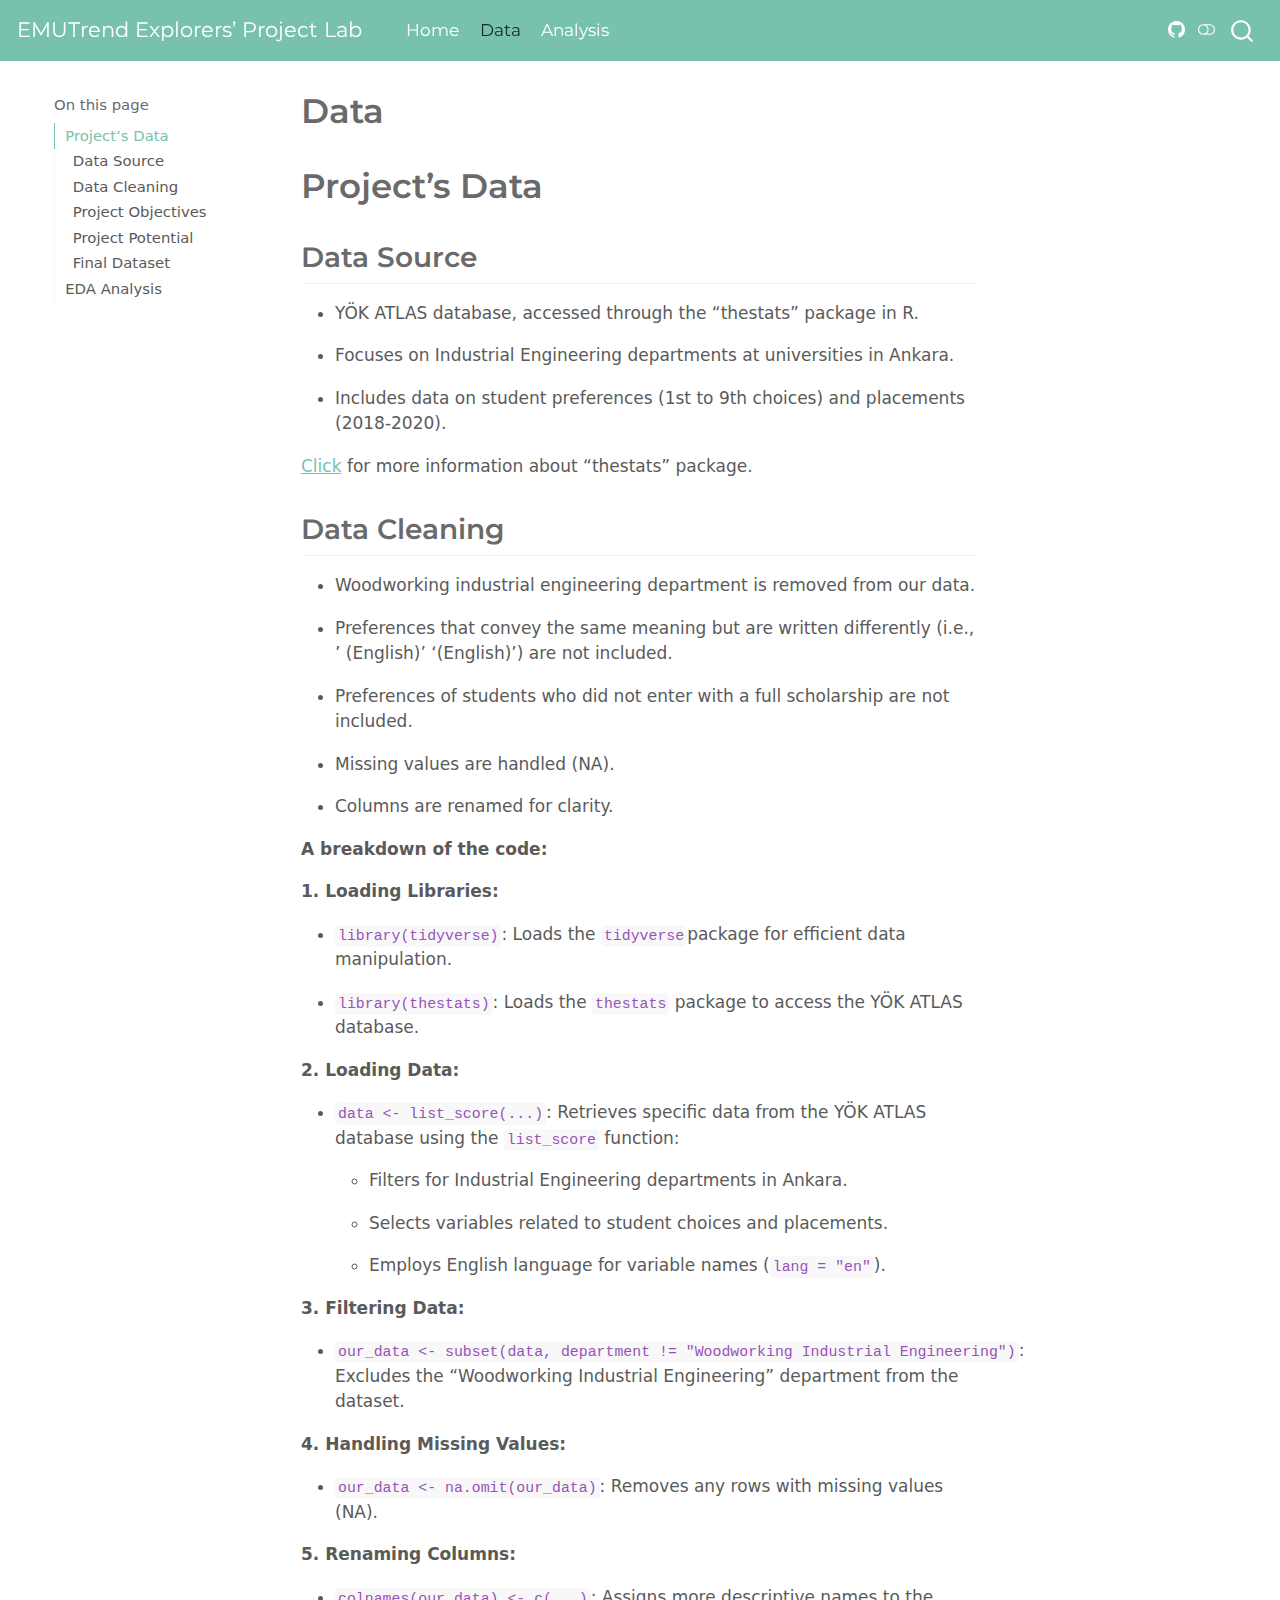
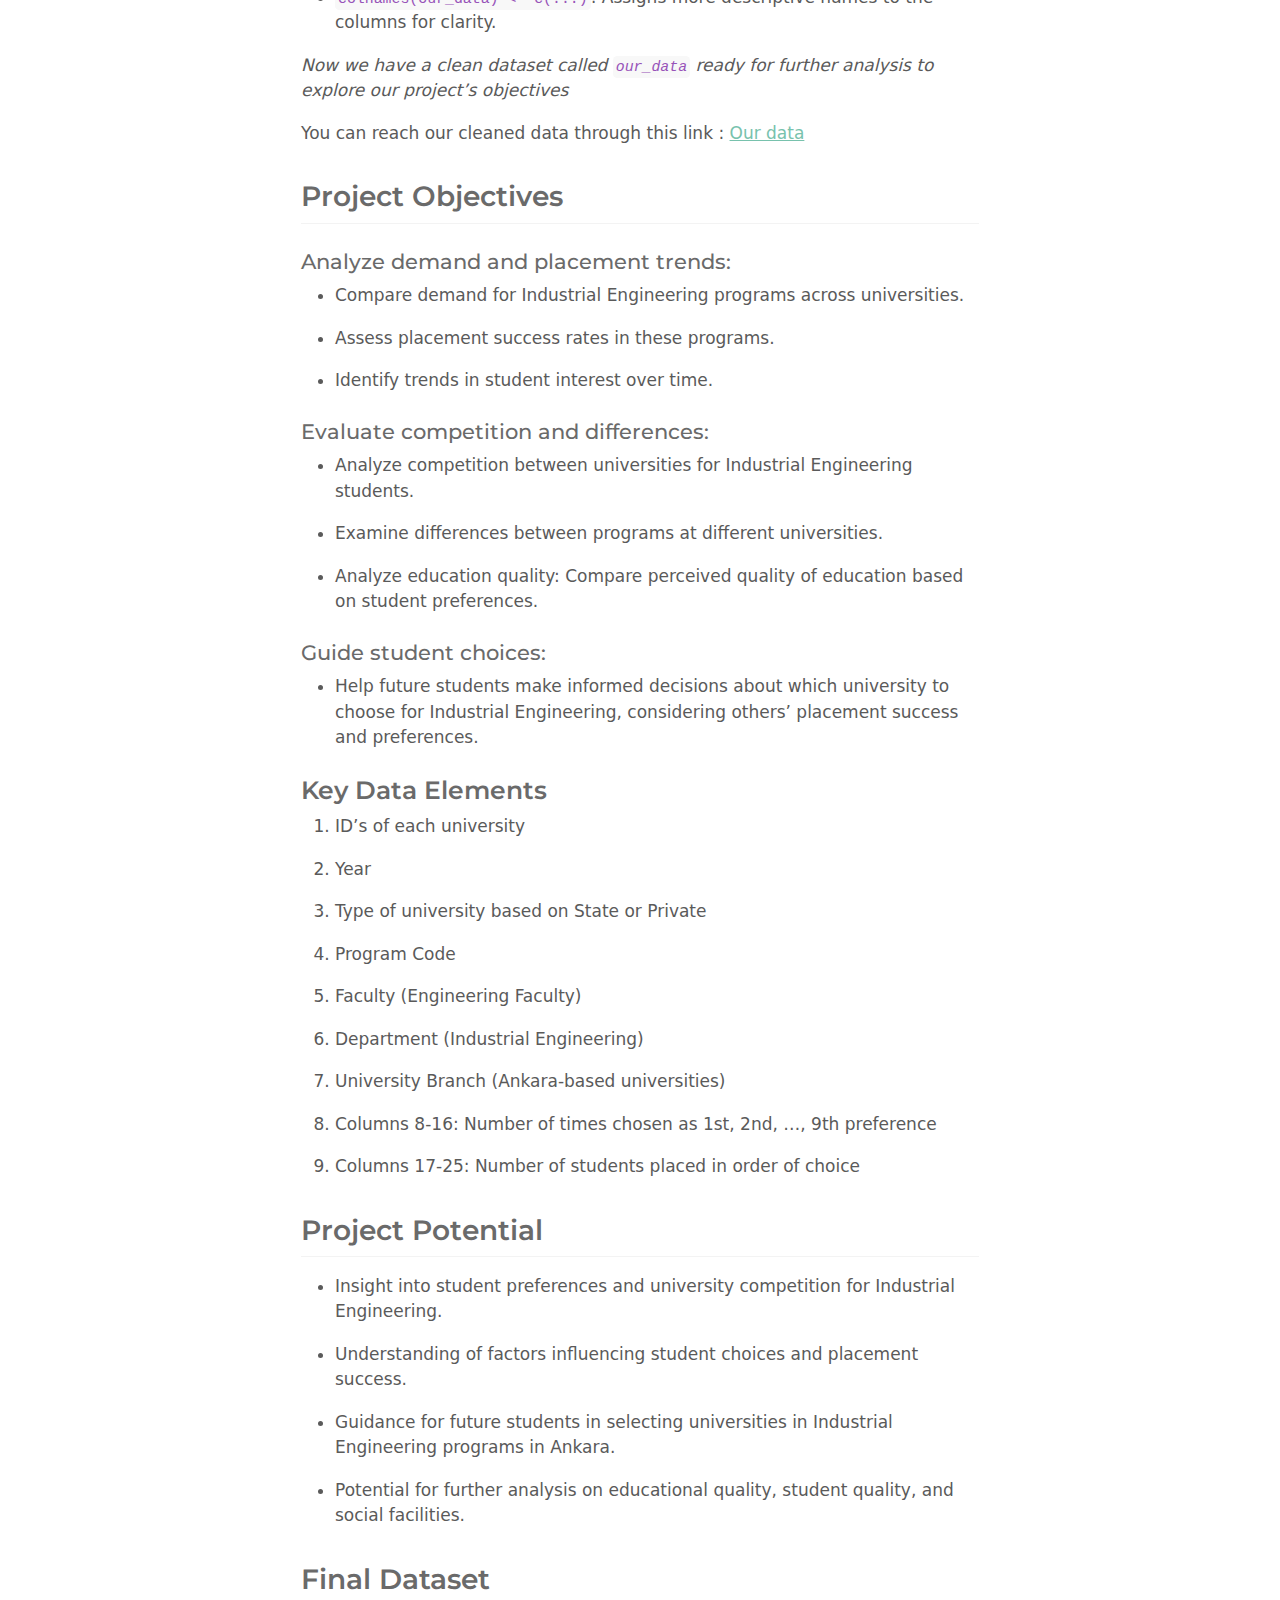
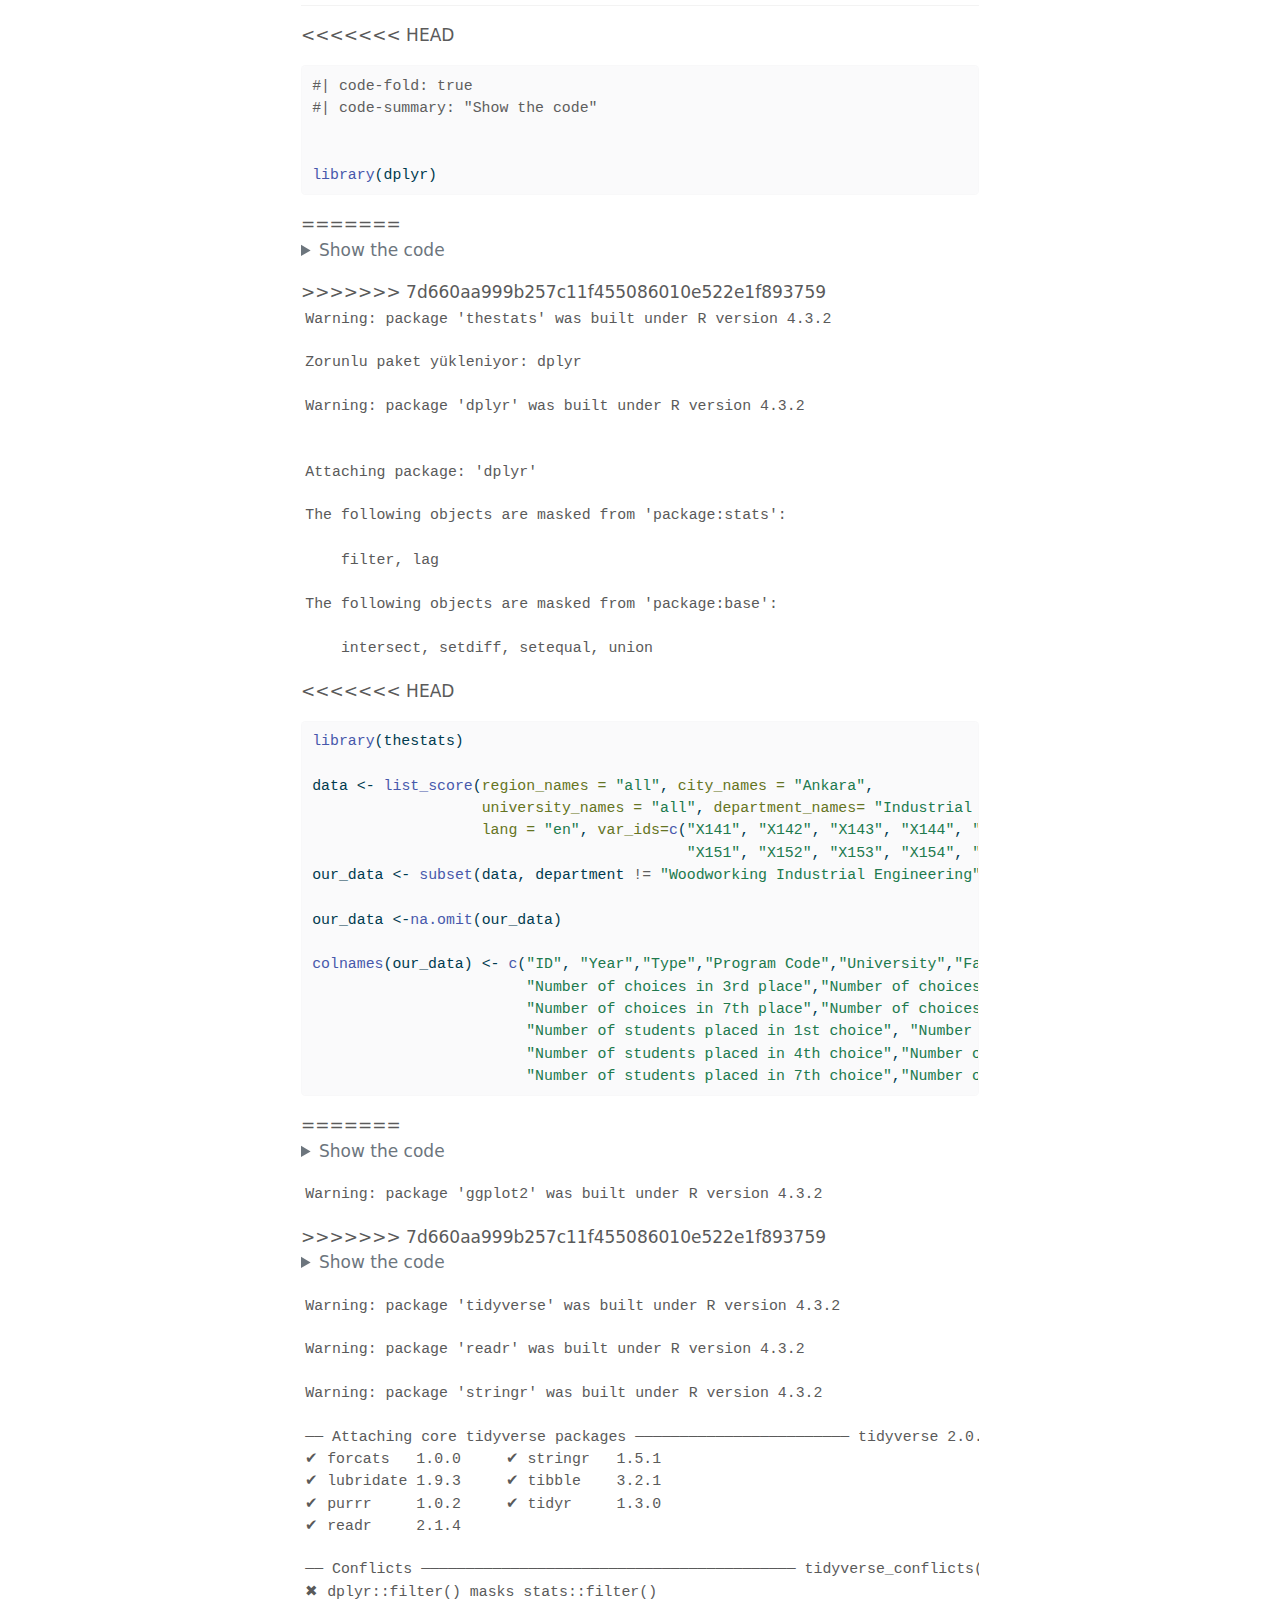
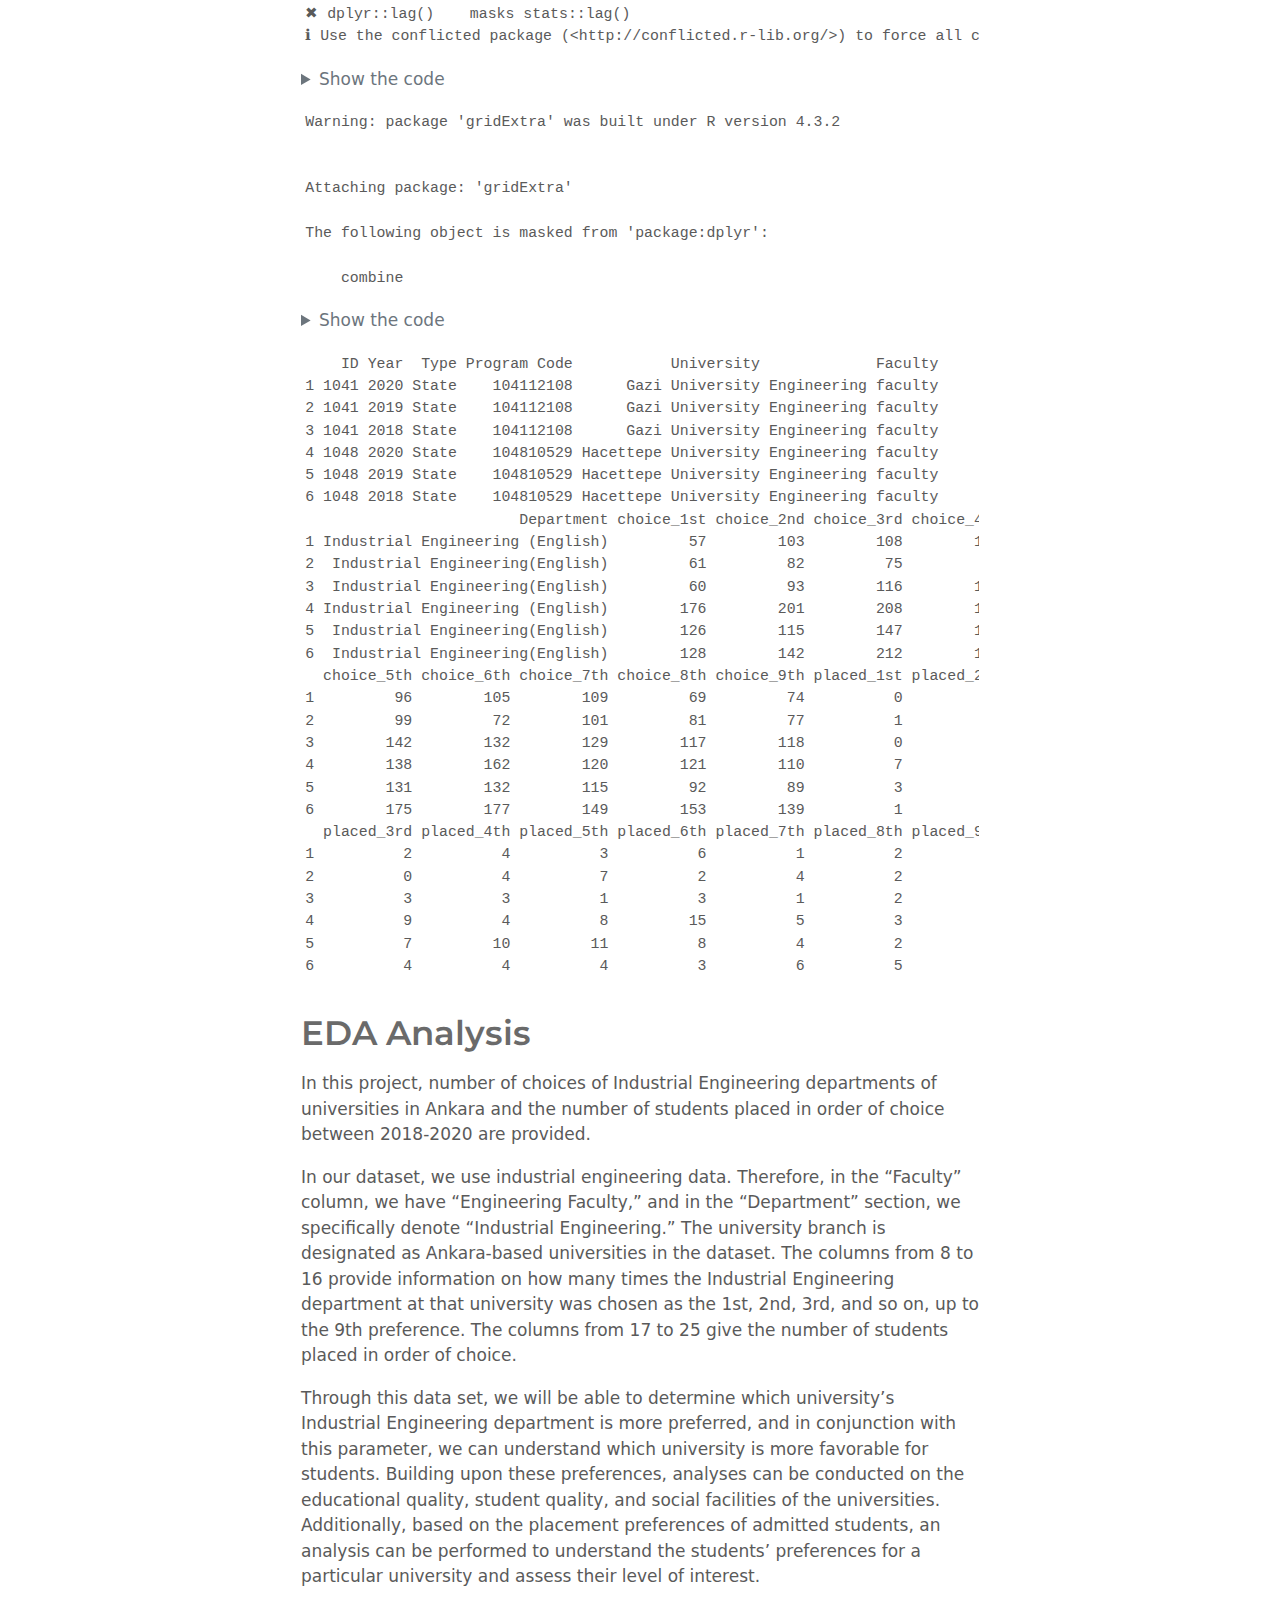
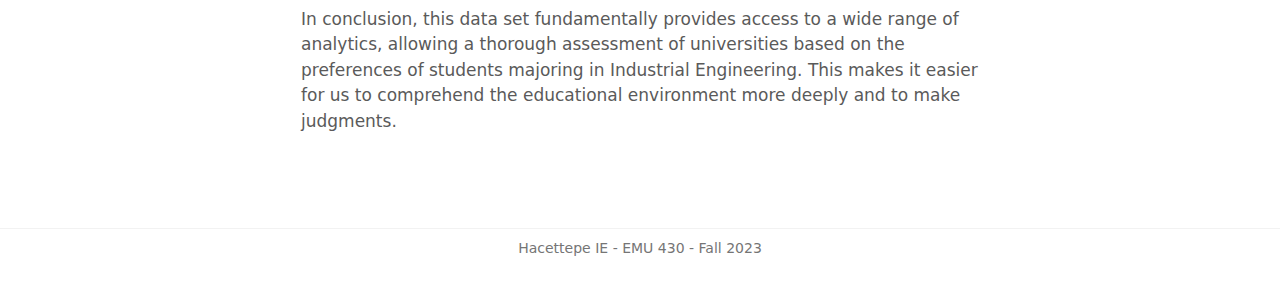
<file: docs/data.html>
<!DOCTYPE html>
<html xmlns="http://www.w3.org/1999/xhtml" lang="en" xml:lang="en"><head>

<meta charset="utf-8">
<meta name="generator" content="quarto-1.3.450">

<meta name="viewport" content="width=device-width, initial-scale=1.0, user-scalable=yes">


<title>EMUTrend Explorers’ Project Lab - Data</title>
<style>
code{white-space: pre-wrap;}
span.smallcaps{font-variant: small-caps;}
div.columns{display: flex; gap: min(4vw, 1.5em);}
div.column{flex: auto; overflow-x: auto;}
div.hanging-indent{margin-left: 1.5em; text-indent: -1.5em;}
ul.task-list{list-style: none;}
ul.task-list li input[type="checkbox"] {
  width: 0.8em;
  margin: 0 0.8em 0.2em -1em; /* quarto-specific, see https://github.com/quarto-dev/quarto-cli/issues/4556 */ 
  vertical-align: middle;
}
/* CSS for syntax highlighting */
pre > code.sourceCode { white-space: pre; position: relative; }
pre > code.sourceCode > span { display: inline-block; line-height: 1.25; }
pre > code.sourceCode > span:empty { height: 1.2em; }
.sourceCode { overflow: visible; }
code.sourceCode > span { color: inherit; text-decoration: inherit; }
div.sourceCode { margin: 1em 0; }
pre.sourceCode { margin: 0; }
@media screen {
div.sourceCode { overflow: auto; }
}
@media print {
pre > code.sourceCode { white-space: pre-wrap; }
pre > code.sourceCode > span { text-indent: -5em; padding-left: 5em; }
}
pre.numberSource code
  { counter-reset: source-line 0; }
pre.numberSource code > span
  { position: relative; left: -4em; counter-increment: source-line; }
pre.numberSource code > span > a:first-child::before
  { content: counter(source-line);
    position: relative; left: -1em; text-align: right; vertical-align: baseline;
    border: none; display: inline-block;
    -webkit-touch-callout: none; -webkit-user-select: none;
    -khtml-user-select: none; -moz-user-select: none;
    -ms-user-select: none; user-select: none;
    padding: 0 4px; width: 4em;
  }
pre.numberSource { margin-left: 3em;  padding-left: 4px; }
div.sourceCode
  {   }
@media screen {
pre > code.sourceCode > span > a:first-child::before { text-decoration: underline; }
}
</style>


<script src="site_libs/quarto-nav/quarto-nav.js"></script>
<script src="site_libs/quarto-nav/headroom.min.js"></script>
<script src="site_libs/clipboard/clipboard.min.js"></script>
<script src="site_libs/quarto-search/autocomplete.umd.js"></script>
<script src="site_libs/quarto-search/fuse.min.js"></script>
<script src="site_libs/quarto-search/quarto-search.js"></script>
<meta name="quarto:offset" content="./">
<script src="site_libs/quarto-html/quarto.js"></script>
<script src="site_libs/quarto-html/popper.min.js"></script>
<script src="site_libs/quarto-html/tippy.umd.min.js"></script>
<script src="site_libs/quarto-html/anchor.min.js"></script>
<link href="site_libs/quarto-html/tippy.css" rel="stylesheet">
<link href="site_libs/quarto-html/quarto-syntax-highlighting.css" rel="stylesheet" class="quarto-color-scheme" id="quarto-text-highlighting-styles">
<link href="site_libs/quarto-html/quarto-syntax-highlighting-dark.css" rel="prefetch" class="quarto-color-scheme quarto-color-alternate" id="quarto-text-highlighting-styles">
<script src="site_libs/bootstrap/bootstrap.min.js"></script>
<link href="site_libs/bootstrap/bootstrap-icons.css" rel="stylesheet">
<link href="site_libs/bootstrap/bootstrap.min.css" rel="stylesheet" class="quarto-color-scheme" id="quarto-bootstrap" data-mode="light">
<link href="site_libs/bootstrap/bootstrap-dark.min.css" rel="prefetch" class="quarto-color-scheme quarto-color-alternate" id="quarto-bootstrap" data-mode="dark">
<script id="quarto-search-options" type="application/json">{
  "location": "navbar",
  "copy-button": false,
  "collapse-after": 3,
  "panel-placement": "end",
  "type": "overlay",
  "limit": 20,
  "language": {
    "search-no-results-text": "No results",
    "search-matching-documents-text": "matching documents",
    "search-copy-link-title": "Copy link to search",
    "search-hide-matches-text": "Hide additional matches",
    "search-more-match-text": "more match in this document",
    "search-more-matches-text": "more matches in this document",
    "search-clear-button-title": "Clear",
    "search-detached-cancel-button-title": "Cancel",
    "search-submit-button-title": "Submit",
    "search-label": "Search"
  }
}</script>


<link rel="stylesheet" href="styles.css">
</head>

<body class="floating nav-fixed">

<div id="quarto-search-results"></div>
  <header id="quarto-header" class="headroom fixed-top">
    <nav class="navbar navbar-expand-lg navbar-dark ">
      <div class="navbar-container container-fluid">
      <div class="navbar-brand-container">
    <a class="navbar-brand" href="./index.html">
    <span class="navbar-title">EMUTrend Explorers’ Project Lab</span>
    </a>
  </div>
            <div id="quarto-search" class="" title="Search"></div>
          <button class="navbar-toggler" type="button" data-bs-toggle="collapse" data-bs-target="#navbarCollapse" aria-controls="navbarCollapse" aria-expanded="false" aria-label="Toggle navigation" onclick="if (window.quartoToggleHeadroom) { window.quartoToggleHeadroom(); }">
  <span class="navbar-toggler-icon"></span>
</button>
          <div class="collapse navbar-collapse" id="navbarCollapse">
            <ul class="navbar-nav navbar-nav-scroll me-auto">
  <li class="nav-item">
    <a class="nav-link" href="./index.html" rel="" target="">
 <span class="menu-text">Home</span></a>
  </li>  
  <li class="nav-item">
    <a class="nav-link active" href="./data.html" rel="" target="" aria-current="page">
 <span class="menu-text">Data</span></a>
  </li>  
  <li class="nav-item">
    <a class="nav-link" href="./analysis.html" rel="" target="">
 <span class="menu-text">Analysis</span></a>
  </li>  
</ul>
            <div class="quarto-navbar-tools ms-auto">
    <a href="https://github.com/emu-hacettepe-analytics/emu430-fall2023-team-emutrend_explorers" rel="" title="" class="quarto-navigation-tool px-1" aria-label=""><i class="bi bi-github"></i></a>
  <a href="" class="quarto-color-scheme-toggle quarto-navigation-tool  px-1" onclick="window.quartoToggleColorScheme(); return false;" title="Toggle dark mode"><i class="bi"></i></a>
</div>
          </div> <!-- /navcollapse -->
      </div> <!-- /container-fluid -->
    </nav>
</header>
<!-- content -->
<div id="quarto-content" class="quarto-container page-columns page-rows-contents page-layout-article page-navbar">
<!-- sidebar -->
  <nav id="quarto-sidebar" class="sidebar collapse collapse-horizontal sidebar-navigation floating overflow-auto">
    <nav id="TOC" role="doc-toc" class="toc-active">
    <h2 id="toc-title">On this page</h2>
   
  <ul>
  <li><a href="#projects-data" id="toc-projects-data" class="nav-link active" data-scroll-target="#projects-data">Project’s Data</a>
  <ul class="collapse">
  <li><a href="#data-source" id="toc-data-source" class="nav-link" data-scroll-target="#data-source">Data Source</a></li>
  <li><a href="#data-cleaning" id="toc-data-cleaning" class="nav-link" data-scroll-target="#data-cleaning">Data Cleaning</a></li>
  <li><a href="#project-objectives" id="toc-project-objectives" class="nav-link" data-scroll-target="#project-objectives">Project Objectives</a>
  <ul class="collapse">
  <li><a href="#key-data-elements" id="toc-key-data-elements" class="nav-link" data-scroll-target="#key-data-elements">Key Data Elements</a></li>
  </ul></li>
  <li><a href="#project-potential" id="toc-project-potential" class="nav-link" data-scroll-target="#project-potential">Project Potential</a></li>
  <li><a href="#final-dataset" id="toc-final-dataset" class="nav-link" data-scroll-target="#final-dataset">Final Dataset</a></li>
  </ul></li>
  <li><a href="#eda-analysis" id="toc-eda-analysis" class="nav-link" data-scroll-target="#eda-analysis">EDA Analysis</a></li>
  </ul>
</nav>
</nav>
<div id="quarto-sidebar-glass" data-bs-toggle="collapse" data-bs-target="#quarto-sidebar,#quarto-sidebar-glass"></div>
<!-- margin-sidebar -->
    <div id="quarto-margin-sidebar" class="sidebar margin-sidebar">
    </div>
<!-- main -->
<main class="content" id="quarto-document-content">

<header id="title-block-header" class="quarto-title-block default">
<div class="quarto-title">
<h1 class="title">Data</h1>
</div>



<div class="quarto-title-meta">

    
  
    
  </div>
  

</header>

<section id="projects-data" class="level1">
<h1>Project’s Data</h1>
<section id="data-source" class="level2">
<h2 class="anchored" data-anchor-id="data-source">Data Source</h2>
<ul>
<li><p>YÖK ATLAS database, accessed through the “thestats” package in R.</p></li>
<li><p>Focuses on Industrial Engineering departments at universities in Ankara.</p></li>
<li><p>Includes data on student preferences (1st to 9th choices) and placements (2018-2020).</p></li>
</ul>
<p><a href="https://cran.r-project.org/web/packages/thestats/thestats.pdf">Click</a> for more information about “thestats” package.</p>
</section>
<section id="data-cleaning" class="level2">
<h2 class="anchored" data-anchor-id="data-cleaning">Data Cleaning</h2>
<ul>
<li><p>Woodworking industrial engineering department is removed from our data.</p></li>
<li><p>Preferences that convey the same meaning but are written differently (i.e., ’ (English)’ ‘(English)’) are not included.</p></li>
<li><p>Preferences of students who did not enter with a full scholarship are not included.</p></li>
<li><p>Missing values are handled (NA).</p></li>
<li><p>Columns are renamed for clarity.</p></li>
</ul>
<p><strong>A breakdown of the code:</strong></p>
<p><strong>1. Loading Libraries:</strong></p>
<ul>
<li><p><code>library(tidyverse)</code>: Loads the <code>tidyverse</code>package for efficient data manipulation.</p></li>
<li><p><code>library(thestats)</code>: Loads the <code>thestats</code> package to access the YÖK ATLAS database.</p></li>
</ul>
<p><strong>2. Loading Data:</strong></p>
<ul>
<li><p><code>data &lt;- list_score(...)</code>: Retrieves specific data from the YÖK ATLAS database using the <code>list_score</code> function:</p>
<ul>
<li><p>Filters for Industrial Engineering departments in Ankara.</p></li>
<li><p>Selects variables related to student choices and placements.</p></li>
<li><p>Employs English language for variable names (<code>lang = "en"</code>).</p></li>
</ul></li>
</ul>
<p><strong>3. Filtering Data:</strong></p>
<ul>
<li><code>our_data &lt;- subset(data, department != "Woodworking Industrial Engineering")</code>: Excludes the “Woodworking Industrial Engineering” department from the dataset.</li>
</ul>
<p><strong>4. Handling Missing Values:</strong></p>
<ul>
<li><code>our_data &lt;- na.omit(our_data)</code>: Removes any rows with missing values (NA).</li>
</ul>
<p><strong>5. Renaming Columns:</strong></p>
<ul>
<li><code>colnames(our_data) &lt;- c(...)</code>: Assigns more descriptive names to the columns for clarity.</li>
</ul>
<p><em>Now we have a clean dataset called <code>our_data</code> ready for further analysis to explore our project’s objectives</em></p>
<p>You can reach our cleaned data through this link : <a href="https://github.com/emu-hacettepe-analytics/emu430-fall2023-team-emutrend_explorers/blob/master/ourdata.rda">Our data</a></p>
</section>
<section id="project-objectives" class="level2">
<h2 class="anchored" data-anchor-id="project-objectives">Project Objectives</h2>
<section id="analyze-demand-and-placement-trends" class="level4">
<h4 class="anchored" data-anchor-id="analyze-demand-and-placement-trends">Analyze demand and placement trends:</h4>
<ul>
<li><p>Compare demand for Industrial Engineering programs across universities.</p></li>
<li><p>Assess placement success rates in these programs.</p></li>
<li><p>Identify trends in student interest over time.</p></li>
</ul>
</section>
<section id="evaluate-competition-and-differences" class="level4">
<h4 class="anchored" data-anchor-id="evaluate-competition-and-differences">Evaluate competition and differences:</h4>
<ul>
<li><p>Analyze competition between universities for Industrial Engineering students.</p></li>
<li><p>Examine differences between programs at different universities.</p></li>
<li><p>Analyze education quality: Compare perceived quality of education based on student preferences.</p></li>
</ul>
</section>
<section id="guide-student-choices" class="level4">
<h4 class="anchored" data-anchor-id="guide-student-choices">Guide student choices:</h4>
<ul>
<li>Help future students make informed decisions about which university to choose for Industrial Engineering, considering others’ placement success and preferences.</li>
</ul>
</section>
<section id="key-data-elements" class="level3">
<h3 class="anchored" data-anchor-id="key-data-elements">Key Data Elements</h3>
<ol type="1">
<li><p>ID’s of each university</p></li>
<li><p>Year</p></li>
<li><p>Type of university based on State or Private</p></li>
<li><p>Program Code</p></li>
<li><p>Faculty (Engineering Faculty)</p></li>
<li><p>Department (Industrial Engineering)</p></li>
<li><p>University Branch (Ankara-based universities)</p></li>
<li><p>Columns 8-16: Number of times chosen as 1st, 2nd, …, 9th preference</p></li>
<li><p>Columns 17-25: Number of students placed in order of choice</p></li>
</ol>
</section>
</section>
<section id="project-potential" class="level2">
<h2 class="anchored" data-anchor-id="project-potential">Project Potential</h2>
<ul>
<li><p>Insight into student preferences and university competition for Industrial Engineering.</p></li>
<li><p>Understanding of factors influencing student choices and placement success.</p></li>
<li><p>Guidance for future students in selecting universities in Industrial Engineering programs in Ankara.</p></li>
<li><p>Potential for further analysis on educational quality, student quality, and social facilities.</p></li>
</ul>
</section>
<section id="final-dataset" class="level2">
<h2 class="anchored" data-anchor-id="final-dataset">Final Dataset</h2>
<div class="cell">
<<<<<<< HEAD
<div class="sourceCode cell-code" id="cb1"><pre class="sourceCode r code-with-copy"><code class="sourceCode r"><span id="cb1-1"><a href="#cb1-1" aria-hidden="true" tabindex="-1"></a><span class="co">#| code-fold: true</span></span>
<span id="cb1-2"><a href="#cb1-2" aria-hidden="true" tabindex="-1"></a><span class="co">#| code-summary: "Show the code"</span></span>
<span id="cb1-3"><a href="#cb1-3" aria-hidden="true" tabindex="-1"></a></span>
<span id="cb1-4"><a href="#cb1-4" aria-hidden="true" tabindex="-1"></a></span>
<span id="cb1-5"><a href="#cb1-5" aria-hidden="true" tabindex="-1"></a><span class="fu">library</span>(dplyr)</span></code><button title="Copy to Clipboard" class="code-copy-button"><i class="bi"></i></button></pre></div>
=======
<details>
<summary>Show the code</summary>
<div class="sourceCode cell-code" id="cb1"><pre class="sourceCode r code-with-copy"><code class="sourceCode r"><span id="cb1-1"><a href="#cb1-1" aria-hidden="true" tabindex="-1"></a><span class="fu">library</span>(thestats)</span></code><button title="Copy to Clipboard" class="code-copy-button"><i class="bi"></i></button></pre></div>
</details>
>>>>>>> 7d660aa999b257c11f455086010e522e1f893759
<div class="cell-output cell-output-stderr">
<pre><code>Warning: package 'thestats' was built under R version 4.3.2</code></pre>
</div>
<div class="cell-output cell-output-stderr">
<pre><code>Zorunlu paket yükleniyor: dplyr</code></pre>
</div>
<div class="cell-output cell-output-stderr">
<pre><code>Warning: package 'dplyr' was built under R version 4.3.2</code></pre>
</div>
<div class="cell-output cell-output-stderr">
<pre><code>
Attaching package: 'dplyr'</code></pre>
</div>
<div class="cell-output cell-output-stderr">
<pre><code>The following objects are masked from 'package:stats':

    filter, lag</code></pre>
</div>
<div class="cell-output cell-output-stderr">
<pre><code>The following objects are masked from 'package:base':

    intersect, setdiff, setequal, union</code></pre>
</div>
<<<<<<< HEAD
<div class="sourceCode cell-code" id="cb5"><pre class="sourceCode r code-with-copy"><code class="sourceCode r"><span id="cb5-1"><a href="#cb5-1" aria-hidden="true" tabindex="-1"></a><span class="fu">library</span>(thestats)</span>
<span id="cb5-2"><a href="#cb5-2" aria-hidden="true" tabindex="-1"></a></span>
<span id="cb5-3"><a href="#cb5-3" aria-hidden="true" tabindex="-1"></a>data <span class="ot">&lt;-</span> <span class="fu">list_score</span>(<span class="at">region_names =</span> <span class="st">"all"</span>, <span class="at">city_names =</span> <span class="st">"Ankara"</span>,</span>
<span id="cb5-4"><a href="#cb5-4" aria-hidden="true" tabindex="-1"></a>                   <span class="at">university_names =</span> <span class="st">"all"</span>, <span class="at">department_names=</span> <span class="st">"Industrial Engineering"</span>,</span>
<span id="cb5-5"><a href="#cb5-5" aria-hidden="true" tabindex="-1"></a>                   <span class="at">lang =</span> <span class="st">"en"</span>, <span class="at">var_ids=</span><span class="fu">c</span>(<span class="st">"X141"</span>, <span class="st">"X142"</span>, <span class="st">"X143"</span>, <span class="st">"X144"</span>, <span class="st">"X145"</span>, <span class="st">"X146"</span>,<span class="st">"X147"</span>, <span class="st">"X148"</span>, <span class="st">"X149"</span>, </span>
<span id="cb5-6"><a href="#cb5-6" aria-hidden="true" tabindex="-1"></a>                                          <span class="st">"X151"</span>, <span class="st">"X152"</span>, <span class="st">"X153"</span>, <span class="st">"X154"</span>, <span class="st">"X155"</span>, <span class="st">"X156"</span>, <span class="st">"X157"</span>, <span class="st">"X158"</span>, <span class="st">"X159"</span>))</span>
<span id="cb5-7"><a href="#cb5-7" aria-hidden="true" tabindex="-1"></a>our_data <span class="ot">&lt;-</span> <span class="fu">subset</span>(data, department <span class="sc">!=</span> <span class="st">"Woodworking Industrial Engineering"</span>)</span>
<span id="cb5-8"><a href="#cb5-8" aria-hidden="true" tabindex="-1"></a></span>
<span id="cb5-9"><a href="#cb5-9" aria-hidden="true" tabindex="-1"></a>our_data <span class="ot">&lt;-</span><span class="fu">na.omit</span>(our_data)</span>
<span id="cb5-10"><a href="#cb5-10" aria-hidden="true" tabindex="-1"></a></span>
<span id="cb5-11"><a href="#cb5-11" aria-hidden="true" tabindex="-1"></a><span class="fu">colnames</span>(our_data) <span class="ot">&lt;-</span> <span class="fu">c</span>(<span class="st">"ID"</span>, <span class="st">"Year"</span>,<span class="st">"Type"</span>,<span class="st">"Program Code"</span>,<span class="st">"University"</span>,<span class="st">"Faculty"</span>,<span class="st">"Department"</span>,<span class="st">"Number of choices in 1st place"</span>,<span class="st">"Number of choices in 2nd place"</span>,</span>
<span id="cb5-12"><a href="#cb5-12" aria-hidden="true" tabindex="-1"></a>                        <span class="st">"Number of choices in 3rd place"</span>,<span class="st">"Number of choices in 4th place"</span>,<span class="st">"Number of choices in 5th place"</span>,<span class="st">"Number of choices in 6th place"</span>,</span>
<span id="cb5-13"><a href="#cb5-13" aria-hidden="true" tabindex="-1"></a>                        <span class="st">"Number of choices in 7th place"</span>,<span class="st">"Number of choices in 8th place"</span>,<span class="st">"Number of choices in 9th place"</span>,</span>
<span id="cb5-14"><a href="#cb5-14" aria-hidden="true" tabindex="-1"></a>                        <span class="st">"Number of students placed in 1st choice"</span>, <span class="st">"Number of students placed in 2nd choice"</span>, <span class="st">"Number of students placed in 3rd choice"</span>,</span>
<span id="cb5-15"><a href="#cb5-15" aria-hidden="true" tabindex="-1"></a>                        <span class="st">"Number of students placed in 4th choice"</span>,<span class="st">"Number of students placed in 5th choice"</span>,<span class="st">"Number of students placed in 6th choice"</span>,</span>
<span id="cb5-16"><a href="#cb5-16" aria-hidden="true" tabindex="-1"></a>                        <span class="st">"Number of students placed in 7th choice"</span>,<span class="st">"Number of students placed in 8th choice"</span>,<span class="st">"Number of students placed in 9th choice"</span>)</span></code><button title="Copy to Clipboard" class="code-copy-button"><i class="bi"></i></button></pre></div>
=======
<details>
<summary>Show the code</summary>
<div class="sourceCode cell-code" id="cb8"><pre class="sourceCode r code-with-copy"><code class="sourceCode r"><span id="cb8-1"><a href="#cb8-1" aria-hidden="true" tabindex="-1"></a><span class="fu">library</span>(ggplot2)</span></code><button title="Copy to Clipboard" class="code-copy-button"><i class="bi"></i></button></pre></div>
</details>
<div class="cell-output cell-output-stderr">
<pre><code>Warning: package 'ggplot2' was built under R version 4.3.2</code></pre>
>>>>>>> 7d660aa999b257c11f455086010e522e1f893759
</div>
<details>
<summary>Show the code</summary>
<div class="sourceCode cell-code" id="cb10"><pre class="sourceCode r code-with-copy"><code class="sourceCode r"><span id="cb10-1"><a href="#cb10-1" aria-hidden="true" tabindex="-1"></a><span class="fu">library</span>(tidyverse)</span></code><button title="Copy to Clipboard" class="code-copy-button"><i class="bi"></i></button></pre></div>
</details>
<div class="cell-output cell-output-stderr">
<pre><code>Warning: package 'tidyverse' was built under R version 4.3.2</code></pre>
</div>
<div class="cell-output cell-output-stderr">
<pre><code>Warning: package 'readr' was built under R version 4.3.2</code></pre>
</div>
<div class="cell-output cell-output-stderr">
<pre><code>Warning: package 'stringr' was built under R version 4.3.2</code></pre>
</div>
<div class="cell-output cell-output-stderr">
<pre><code>── Attaching core tidyverse packages ──────────────────────── tidyverse 2.0.0 ──
✔ forcats   1.0.0     ✔ stringr   1.5.1
✔ lubridate 1.9.3     ✔ tibble    3.2.1
✔ purrr     1.0.2     ✔ tidyr     1.3.0
✔ readr     2.1.4     </code></pre>
</div>
<div class="cell-output cell-output-stderr">
<pre><code>── Conflicts ────────────────────────────────────────── tidyverse_conflicts() ──
✖ dplyr::filter() masks stats::filter()
✖ dplyr::lag()    masks stats::lag()
ℹ Use the conflicted package (&lt;http://conflicted.r-lib.org/&gt;) to force all conflicts to become errors</code></pre>
</div>
<details>
<summary>Show the code</summary>
<div class="sourceCode cell-code" id="cb16"><pre class="sourceCode r code-with-copy"><code class="sourceCode r"><span id="cb16-1"><a href="#cb16-1" aria-hidden="true" tabindex="-1"></a><span class="fu">library</span>(gridExtra)</span></code><button title="Copy to Clipboard" class="code-copy-button"><i class="bi"></i></button></pre></div>
</details>
<div class="cell-output cell-output-stderr">
<pre><code>Warning: package 'gridExtra' was built under R version 4.3.2</code></pre>
</div>
<div class="cell-output cell-output-stderr">
<pre><code>
Attaching package: 'gridExtra'

The following object is masked from 'package:dplyr':

    combine</code></pre>
</div>
<details>
<summary>Show the code</summary>
<div class="sourceCode cell-code" id="cb19"><pre class="sourceCode r code-with-copy"><code class="sourceCode r"><span id="cb19-1"><a href="#cb19-1" aria-hidden="true" tabindex="-1"></a>data <span class="ot">&lt;-</span> <span class="fu">list_score</span>(<span class="at">region_names =</span> <span class="st">"all"</span>, <span class="at">city_names =</span> <span class="st">"Ankara"</span>,</span>
<span id="cb19-2"><a href="#cb19-2" aria-hidden="true" tabindex="-1"></a>                   <span class="at">university_names =</span> <span class="st">"all"</span>, <span class="at">department_names=</span> <span class="st">"Industrial Engineering"</span>,</span>
<span id="cb19-3"><a href="#cb19-3" aria-hidden="true" tabindex="-1"></a>                   <span class="at">lang =</span> <span class="st">"en"</span>, <span class="at">var_ids=</span><span class="fu">c</span>(<span class="st">"X141"</span>, <span class="st">"X142"</span>, <span class="st">"X143"</span>, <span class="st">"X144"</span>, <span class="st">"X145"</span>, <span class="st">"X146"</span>,<span class="st">"X147"</span>, <span class="st">"X148"</span>, <span class="st">"X149"</span>, </span>
<span id="cb19-4"><a href="#cb19-4" aria-hidden="true" tabindex="-1"></a>                                        <span class="st">"X151"</span>, <span class="st">"X152"</span>, <span class="st">"X153"</span>, <span class="st">"X154"</span>, <span class="st">"X155"</span>, <span class="st">"X156"</span>, <span class="st">"X157"</span>, <span class="st">"X158"</span>, <span class="st">"X159"</span>))</span>
<span id="cb19-5"><a href="#cb19-5" aria-hidden="true" tabindex="-1"></a>selected_university  <span class="ot">&lt;-</span> <span class="fu">c</span>(<span class="st">"Industrial Engineering (English) (Scholarship)"</span>,<span class="st">"Industrial Engineering (English)"</span>,<span class="st">"Industrial Engineering(English)"</span>,</span>
<span id="cb19-6"><a href="#cb19-6" aria-hidden="true" tabindex="-1"></a><span class="st">"Industrial Engineering (English) (Scholarship)"</span>,<span class="st">"  </span></span>
<span id="cb19-7"><a href="#cb19-7" aria-hidden="true" tabindex="-1"></a><span class="st">Industrial Engineering(English)(Scholarship)"</span>,<span class="st">"Industrial Engineering (Scholarship)"</span>,<span class="st">"  </span></span>
<span id="cb19-8"><a href="#cb19-8" aria-hidden="true" tabindex="-1"></a><span class="st">Industrial Engineering (English) (Scholarship)"</span>,<span class="st">"Industrial Engineering(English)(Scholarship)"</span>,<span class="st">"Industrial Engineering (English) (Scholarship)"</span>,</span>
<span id="cb19-9"><a href="#cb19-9" aria-hidden="true" tabindex="-1"></a><span class="st">"Industrial Engineering(English)(Scholarship)"</span>,<span class="st">"Industrial Engineering (English)"</span>,<span class="st">"Industrial Engineering(English)"</span>,<span class="st">"Industrial Engineering (Scholarship)"</span>,</span>
<span id="cb19-10"><a href="#cb19-10" aria-hidden="true" tabindex="-1"></a><span class="st">"Industrial Engineering (Scholarship)"</span>,<span class="st">"Industrial Engineering (English) (Scholarship)"</span>,<span class="st">"Industrial Engineering (English) (Scholarship)"</span>)</span>
<span id="cb19-11"><a href="#cb19-11" aria-hidden="true" tabindex="-1"></a></span>
<span id="cb19-12"><a href="#cb19-12" aria-hidden="true" tabindex="-1"></a></span>
<span id="cb19-13"><a href="#cb19-13" aria-hidden="true" tabindex="-1"></a></span>
<span id="cb19-14"><a href="#cb19-14" aria-hidden="true" tabindex="-1"></a></span>
<span id="cb19-15"><a href="#cb19-15" aria-hidden="true" tabindex="-1"></a>our_data <span class="ot">&lt;-</span><span class="fu">na.omit</span>(data)</span>
<span id="cb19-16"><a href="#cb19-16" aria-hidden="true" tabindex="-1"></a></span>
<span id="cb19-17"><a href="#cb19-17" aria-hidden="true" tabindex="-1"></a><span class="fu">colnames</span>(our_data) <span class="ot">&lt;-</span> <span class="fu">c</span>(<span class="st">"ID"</span>, <span class="st">"Year"</span>,<span class="st">"Type"</span>,<span class="st">"Program Code"</span>,<span class="st">"University"</span>,<span class="st">"Faculty"</span>,<span class="st">"Department"</span>,<span class="st">"choice_1st"</span>,<span class="st">"choice_2nd"</span>,</span>
<span id="cb19-18"><a href="#cb19-18" aria-hidden="true" tabindex="-1"></a>                        <span class="st">"choice_3rd"</span>,<span class="st">"choice_4th"</span>,<span class="st">"choice_5th"</span>,<span class="st">"choice_6th"</span>,</span>
<span id="cb19-19"><a href="#cb19-19" aria-hidden="true" tabindex="-1"></a>                        <span class="st">"choice_7th"</span>,<span class="st">"choice_8th"</span>,<span class="st">"choice_9th"</span>,</span>
<span id="cb19-20"><a href="#cb19-20" aria-hidden="true" tabindex="-1"></a>                        <span class="st">"placed_1st"</span>, <span class="st">"placed_2nd"</span>, <span class="st">"placed_3rd"</span>,</span>
<span id="cb19-21"><a href="#cb19-21" aria-hidden="true" tabindex="-1"></a>                        <span class="st">"placed_4th"</span>,<span class="st">"placed_5th"</span>,<span class="st">"placed_6th"</span>,</span>
<span id="cb19-22"><a href="#cb19-22" aria-hidden="true" tabindex="-1"></a>                        <span class="st">"placed_7th"</span>,<span class="st">"placed_8th"</span>,<span class="st">"placed_9th"</span>)</span>
<span id="cb19-23"><a href="#cb19-23" aria-hidden="true" tabindex="-1"></a></span>
<span id="cb19-24"><a href="#cb19-24" aria-hidden="true" tabindex="-1"></a>our_data <span class="ot">&lt;-</span> our_data <span class="sc">%&gt;%</span> <span class="fu">filter</span> (Department <span class="sc">%in%</span> selected_university)</span>
<span id="cb19-25"><a href="#cb19-25" aria-hidden="true" tabindex="-1"></a><span class="fu">print</span>(<span class="fu">head</span>(our_data))</span></code><button title="Copy to Clipboard" class="code-copy-button"><i class="bi"></i></button></pre></div>
</details>
<div class="cell-output cell-output-stdout">
<pre><code>    ID Year  Type Program Code           University             Faculty
1 1041 2020 State    104112108      Gazi University Engineering faculty
2 1041 2019 State    104112108      Gazi University Engineering faculty
3 1041 2018 State    104112108      Gazi University Engineering faculty
4 1048 2020 State    104810529 Hacettepe University Engineering faculty
5 1048 2019 State    104810529 Hacettepe University Engineering faculty
6 1048 2018 State    104810529 Hacettepe University Engineering faculty
                        Department choice_1st choice_2nd choice_3rd choice_4th
1 Industrial Engineering (English)         57        103        108        102
2  Industrial Engineering(English)         61         82         75         94
3  Industrial Engineering(English)         60         93        116        144
4 Industrial Engineering (English)        176        201        208        154
5  Industrial Engineering(English)        126        115        147        122
6  Industrial Engineering(English)        128        142        212        170
  choice_5th choice_6th choice_7th choice_8th choice_9th placed_1st placed_2nd
1         96        105        109         69         74          0          2
2         99         72        101         81         77          1          5
3        142        132        129        117        118          0          0
4        138        162        120        121        110          7          8
5        131        132        115         92         89          3          6
6        175        177        149        153        139          1          0
  placed_3rd placed_4th placed_5th placed_6th placed_7th placed_8th placed_9th
1          2          4          3          6          1          2          5
2          0          4          7          2          4          2          2
3          3          3          1          3          1          2          0
4          9          4          8         15          5          3          4
5          7         10         11          8          4          2          1
6          4          4          4          3          6          5          7</code></pre>
</div>
</div>
</section>
</section>
<section id="eda-analysis" class="level1">
<h1>EDA Analysis</h1>
<p>In this project, number of choices of Industrial Engineering departments of universities in Ankara and the number of students placed in order of choice between 2018-2020 are provided.</p>
<p>In our dataset, we use industrial engineering data. Therefore, in the “Faculty” column, we have “Engineering Faculty,” and in the “Department” section, we specifically denote “Industrial Engineering.” The university branch is designated as Ankara-based universities in the dataset. The columns from 8 to 16 provide information on how many times the Industrial Engineering department at that university was chosen as the 1st, 2nd, 3rd, and so on, up to the 9th preference. The columns from 17 to 25 give the number of students placed in order of choice.</p>
<p>Through this data set, we will be able to determine which university’s Industrial Engineering department is more preferred, and in conjunction with this parameter, we can understand which university is more favorable for students. Building upon these preferences, analyses can be conducted on the educational quality, student quality, and social facilities of the universities. Additionally, based on the placement preferences of admitted students, an analysis can be performed to understand the students’ preferences for a particular university and assess their level of interest.</p>
<p>In conclusion, this data set fundamentally provides access to a wide range of analytics, allowing a thorough assessment of universities based on the preferences of students majoring in Industrial Engineering. This makes it easier for us to comprehend the educational environment more deeply and to make judgments.</p>


</section>

<a onclick="window.scrollTo(0, 0); return false;" role="button" id="quarto-back-to-top"><i class="bi bi-arrow-up"></i> Back to top</a></main> <!-- /main -->
<script id="quarto-html-after-body" type="application/javascript">
window.document.addEventListener("DOMContentLoaded", function (event) {
  const toggleBodyColorMode = (bsSheetEl) => {
    const mode = bsSheetEl.getAttribute("data-mode");
    const bodyEl = window.document.querySelector("body");
    if (mode === "dark") {
      bodyEl.classList.add("quarto-dark");
      bodyEl.classList.remove("quarto-light");
    } else {
      bodyEl.classList.add("quarto-light");
      bodyEl.classList.remove("quarto-dark");
    }
  }
  const toggleBodyColorPrimary = () => {
    const bsSheetEl = window.document.querySelector("link#quarto-bootstrap");
    if (bsSheetEl) {
      toggleBodyColorMode(bsSheetEl);
    }
  }
  toggleBodyColorPrimary();  
  const disableStylesheet = (stylesheets) => {
    for (let i=0; i < stylesheets.length; i++) {
      const stylesheet = stylesheets[i];
      stylesheet.rel = 'prefetch';
    }
  }
  const enableStylesheet = (stylesheets) => {
    for (let i=0; i < stylesheets.length; i++) {
      const stylesheet = stylesheets[i];
      stylesheet.rel = 'stylesheet';
    }
  }
  const manageTransitions = (selector, allowTransitions) => {
    const els = window.document.querySelectorAll(selector);
    for (let i=0; i < els.length; i++) {
      const el = els[i];
      if (allowTransitions) {
        el.classList.remove('notransition');
      } else {
        el.classList.add('notransition');
      }
    }
  }
  const toggleColorMode = (alternate) => {
    // Switch the stylesheets
    const alternateStylesheets = window.document.querySelectorAll('link.quarto-color-scheme.quarto-color-alternate');
    manageTransitions('#quarto-margin-sidebar .nav-link', false);
    if (alternate) {
      enableStylesheet(alternateStylesheets);
      for (const sheetNode of alternateStylesheets) {
        if (sheetNode.id === "quarto-bootstrap") {
          toggleBodyColorMode(sheetNode);
        }
      }
    } else {
      disableStylesheet(alternateStylesheets);
      toggleBodyColorPrimary();
    }
    manageTransitions('#quarto-margin-sidebar .nav-link', true);
    // Switch the toggles
    const toggles = window.document.querySelectorAll('.quarto-color-scheme-toggle');
    for (let i=0; i < toggles.length; i++) {
      const toggle = toggles[i];
      if (toggle) {
        if (alternate) {
          toggle.classList.add("alternate");     
        } else {
          toggle.classList.remove("alternate");
        }
      }
    }
    // Hack to workaround the fact that safari doesn't
    // properly recolor the scrollbar when toggling (#1455)
    if (navigator.userAgent.indexOf('Safari') > 0 && navigator.userAgent.indexOf('Chrome') == -1) {
      manageTransitions("body", false);
      window.scrollTo(0, 1);
      setTimeout(() => {
        window.scrollTo(0, 0);
        manageTransitions("body", true);
      }, 40);  
    }
  }
  const isFileUrl = () => { 
    return window.location.protocol === 'file:';
  }
  const hasAlternateSentinel = () => {  
    let styleSentinel = getColorSchemeSentinel();
    if (styleSentinel !== null) {
      return styleSentinel === "alternate";
    } else {
      return false;
    }
  }
  const setStyleSentinel = (alternate) => {
    const value = alternate ? "alternate" : "default";
    if (!isFileUrl()) {
      window.localStorage.setItem("quarto-color-scheme", value);
    } else {
      localAlternateSentinel = value;
    }
  }
  const getColorSchemeSentinel = () => {
    if (!isFileUrl()) {
      const storageValue = window.localStorage.getItem("quarto-color-scheme");
      return storageValue != null ? storageValue : localAlternateSentinel;
    } else {
      return localAlternateSentinel;
    }
  }
  let localAlternateSentinel = 'default';
  // Dark / light mode switch
  window.quartoToggleColorScheme = () => {
    // Read the current dark / light value 
    let toAlternate = !hasAlternateSentinel();
    toggleColorMode(toAlternate);
    setStyleSentinel(toAlternate);
  };
  // Ensure there is a toggle, if there isn't float one in the top right
  if (window.document.querySelector('.quarto-color-scheme-toggle') === null) {
    const a = window.document.createElement('a');
    a.classList.add('top-right');
    a.classList.add('quarto-color-scheme-toggle');
    a.href = "";
    a.onclick = function() { try { window.quartoToggleColorScheme(); } catch {} return false; };
    const i = window.document.createElement("i");
    i.classList.add('bi');
    a.appendChild(i);
    window.document.body.appendChild(a);
  }
  // Switch to dark mode if need be
  if (hasAlternateSentinel()) {
    toggleColorMode(true);
  } else {
    toggleColorMode(false);
  }
  const icon = "";
  const anchorJS = new window.AnchorJS();
  anchorJS.options = {
    placement: 'right',
    icon: icon
  };
  anchorJS.add('.anchored');
  const isCodeAnnotation = (el) => {
    for (const clz of el.classList) {
      if (clz.startsWith('code-annotation-')) {                     
        return true;
      }
    }
    return false;
  }
  const clipboard = new window.ClipboardJS('.code-copy-button', {
    text: function(trigger) {
      const codeEl = trigger.previousElementSibling.cloneNode(true);
      for (const childEl of codeEl.children) {
        if (isCodeAnnotation(childEl)) {
          childEl.remove();
        }
      }
      return codeEl.innerText;
    }
  });
  clipboard.on('success', function(e) {
    // button target
    const button = e.trigger;
    // don't keep focus
    button.blur();
    // flash "checked"
    button.classList.add('code-copy-button-checked');
    var currentTitle = button.getAttribute("title");
    button.setAttribute("title", "Copied!");
    let tooltip;
    if (window.bootstrap) {
      button.setAttribute("data-bs-toggle", "tooltip");
      button.setAttribute("data-bs-placement", "left");
      button.setAttribute("data-bs-title", "Copied!");
      tooltip = new bootstrap.Tooltip(button, 
        { trigger: "manual", 
          customClass: "code-copy-button-tooltip",
          offset: [0, -8]});
      tooltip.show();    
    }
    setTimeout(function() {
      if (tooltip) {
        tooltip.hide();
        button.removeAttribute("data-bs-title");
        button.removeAttribute("data-bs-toggle");
        button.removeAttribute("data-bs-placement");
      }
      button.setAttribute("title", currentTitle);
      button.classList.remove('code-copy-button-checked');
    }, 1000);
    // clear code selection
    e.clearSelection();
  });
  function tippyHover(el, contentFn) {
    const config = {
      allowHTML: true,
      content: contentFn,
      maxWidth: 500,
      delay: 100,
      arrow: false,
      appendTo: function(el) {
          return el.parentElement;
      },
      interactive: true,
      interactiveBorder: 10,
      theme: 'quarto',
      placement: 'bottom-start'
    };
    window.tippy(el, config); 
  }
  const noterefs = window.document.querySelectorAll('a[role="doc-noteref"]');
  for (var i=0; i<noterefs.length; i++) {
    const ref = noterefs[i];
    tippyHover(ref, function() {
      // use id or data attribute instead here
      let href = ref.getAttribute('data-footnote-href') || ref.getAttribute('href');
      try { href = new URL(href).hash; } catch {}
      const id = href.replace(/^#\/?/, "");
      const note = window.document.getElementById(id);
      return note.innerHTML;
    });
  }
      let selectedAnnoteEl;
      const selectorForAnnotation = ( cell, annotation) => {
        let cellAttr = 'data-code-cell="' + cell + '"';
        let lineAttr = 'data-code-annotation="' +  annotation + '"';
        const selector = 'span[' + cellAttr + '][' + lineAttr + ']';
        return selector;
      }
      const selectCodeLines = (annoteEl) => {
        const doc = window.document;
        const targetCell = annoteEl.getAttribute("data-target-cell");
        const targetAnnotation = annoteEl.getAttribute("data-target-annotation");
        const annoteSpan = window.document.querySelector(selectorForAnnotation(targetCell, targetAnnotation));
        const lines = annoteSpan.getAttribute("data-code-lines").split(",");
        const lineIds = lines.map((line) => {
          return targetCell + "-" + line;
        })
        let top = null;
        let height = null;
        let parent = null;
        if (lineIds.length > 0) {
            //compute the position of the single el (top and bottom and make a div)
            const el = window.document.getElementById(lineIds[0]);
            top = el.offsetTop;
            height = el.offsetHeight;
            parent = el.parentElement.parentElement;
          if (lineIds.length > 1) {
            const lastEl = window.document.getElementById(lineIds[lineIds.length - 1]);
            const bottom = lastEl.offsetTop + lastEl.offsetHeight;
            height = bottom - top;
          }
          if (top !== null && height !== null && parent !== null) {
            // cook up a div (if necessary) and position it 
            let div = window.document.getElementById("code-annotation-line-highlight");
            if (div === null) {
              div = window.document.createElement("div");
              div.setAttribute("id", "code-annotation-line-highlight");
              div.style.position = 'absolute';
              parent.appendChild(div);
            }
            div.style.top = top - 2 + "px";
            div.style.height = height + 4 + "px";
            let gutterDiv = window.document.getElementById("code-annotation-line-highlight-gutter");
            if (gutterDiv === null) {
              gutterDiv = window.document.createElement("div");
              gutterDiv.setAttribute("id", "code-annotation-line-highlight-gutter");
              gutterDiv.style.position = 'absolute';
              const codeCell = window.document.getElementById(targetCell);
              const gutter = codeCell.querySelector('.code-annotation-gutter');
              gutter.appendChild(gutterDiv);
            }
            gutterDiv.style.top = top - 2 + "px";
            gutterDiv.style.height = height + 4 + "px";
          }
          selectedAnnoteEl = annoteEl;
        }
      };
      const unselectCodeLines = () => {
        const elementsIds = ["code-annotation-line-highlight", "code-annotation-line-highlight-gutter"];
        elementsIds.forEach((elId) => {
          const div = window.document.getElementById(elId);
          if (div) {
            div.remove();
          }
        });
        selectedAnnoteEl = undefined;
      };
      // Attach click handler to the DT
      const annoteDls = window.document.querySelectorAll('dt[data-target-cell]');
      for (const annoteDlNode of annoteDls) {
        annoteDlNode.addEventListener('click', (event) => {
          const clickedEl = event.target;
          if (clickedEl !== selectedAnnoteEl) {
            unselectCodeLines();
            const activeEl = window.document.querySelector('dt[data-target-cell].code-annotation-active');
            if (activeEl) {
              activeEl.classList.remove('code-annotation-active');
            }
            selectCodeLines(clickedEl);
            clickedEl.classList.add('code-annotation-active');
          } else {
            // Unselect the line
            unselectCodeLines();
            clickedEl.classList.remove('code-annotation-active');
          }
        });
      }
  const findCites = (el) => {
    const parentEl = el.parentElement;
    if (parentEl) {
      const cites = parentEl.dataset.cites;
      if (cites) {
        return {
          el,
          cites: cites.split(' ')
        };
      } else {
        return findCites(el.parentElement)
      }
    } else {
      return undefined;
    }
  };
  var bibliorefs = window.document.querySelectorAll('a[role="doc-biblioref"]');
  for (var i=0; i<bibliorefs.length; i++) {
    const ref = bibliorefs[i];
    const citeInfo = findCites(ref);
    if (citeInfo) {
      tippyHover(citeInfo.el, function() {
        var popup = window.document.createElement('div');
        citeInfo.cites.forEach(function(cite) {
          var citeDiv = window.document.createElement('div');
          citeDiv.classList.add('hanging-indent');
          citeDiv.classList.add('csl-entry');
          var biblioDiv = window.document.getElementById('ref-' + cite);
          if (biblioDiv) {
            citeDiv.innerHTML = biblioDiv.innerHTML;
          }
          popup.appendChild(citeDiv);
        });
        return popup.innerHTML;
      });
    }
  }
});
</script>
</div> <!-- /content -->
<footer class="footer">
  <div class="nav-footer">
    <div class="nav-footer-left">
      &nbsp;
    </div>   
    <div class="nav-footer-center">Hacettepe IE - EMU 430 - Fall 2023</div>
    <div class="nav-footer-right">
      &nbsp;
    </div>
  </div>
</footer>



</body></html>
</file>
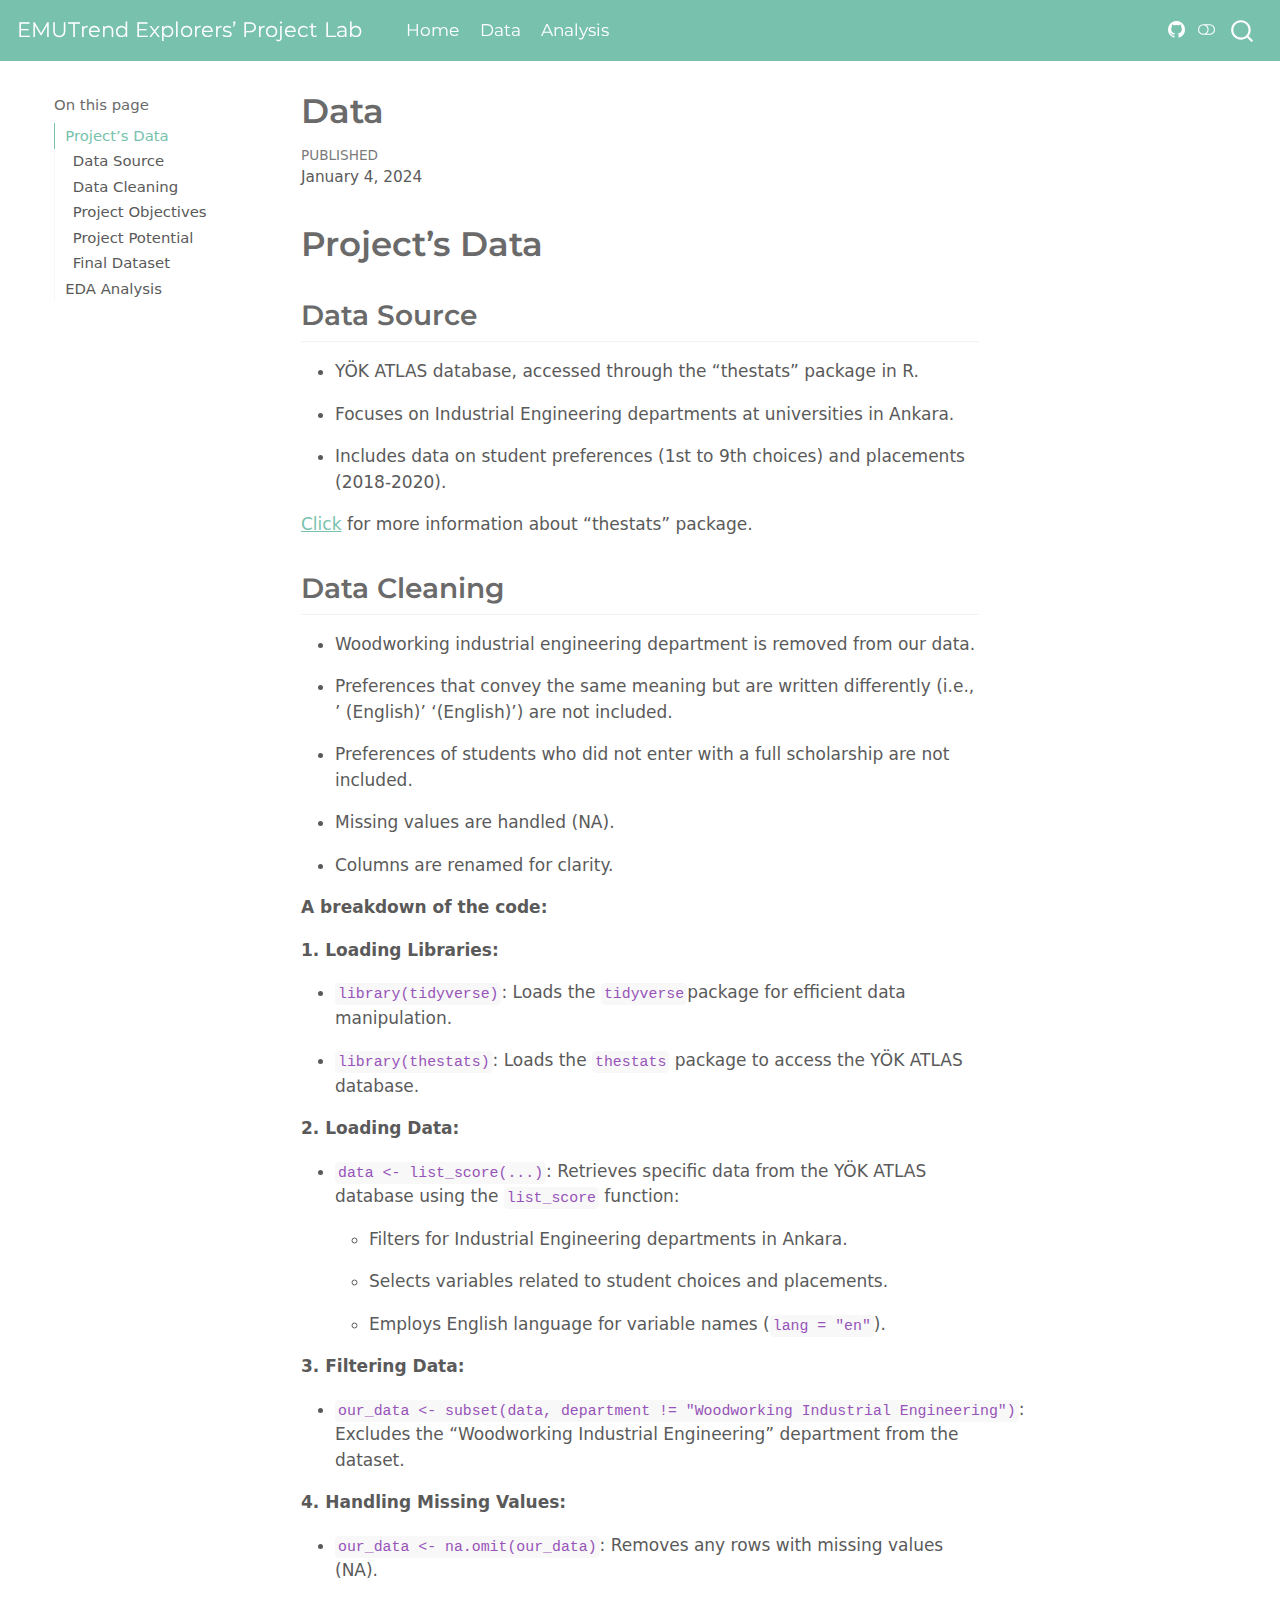
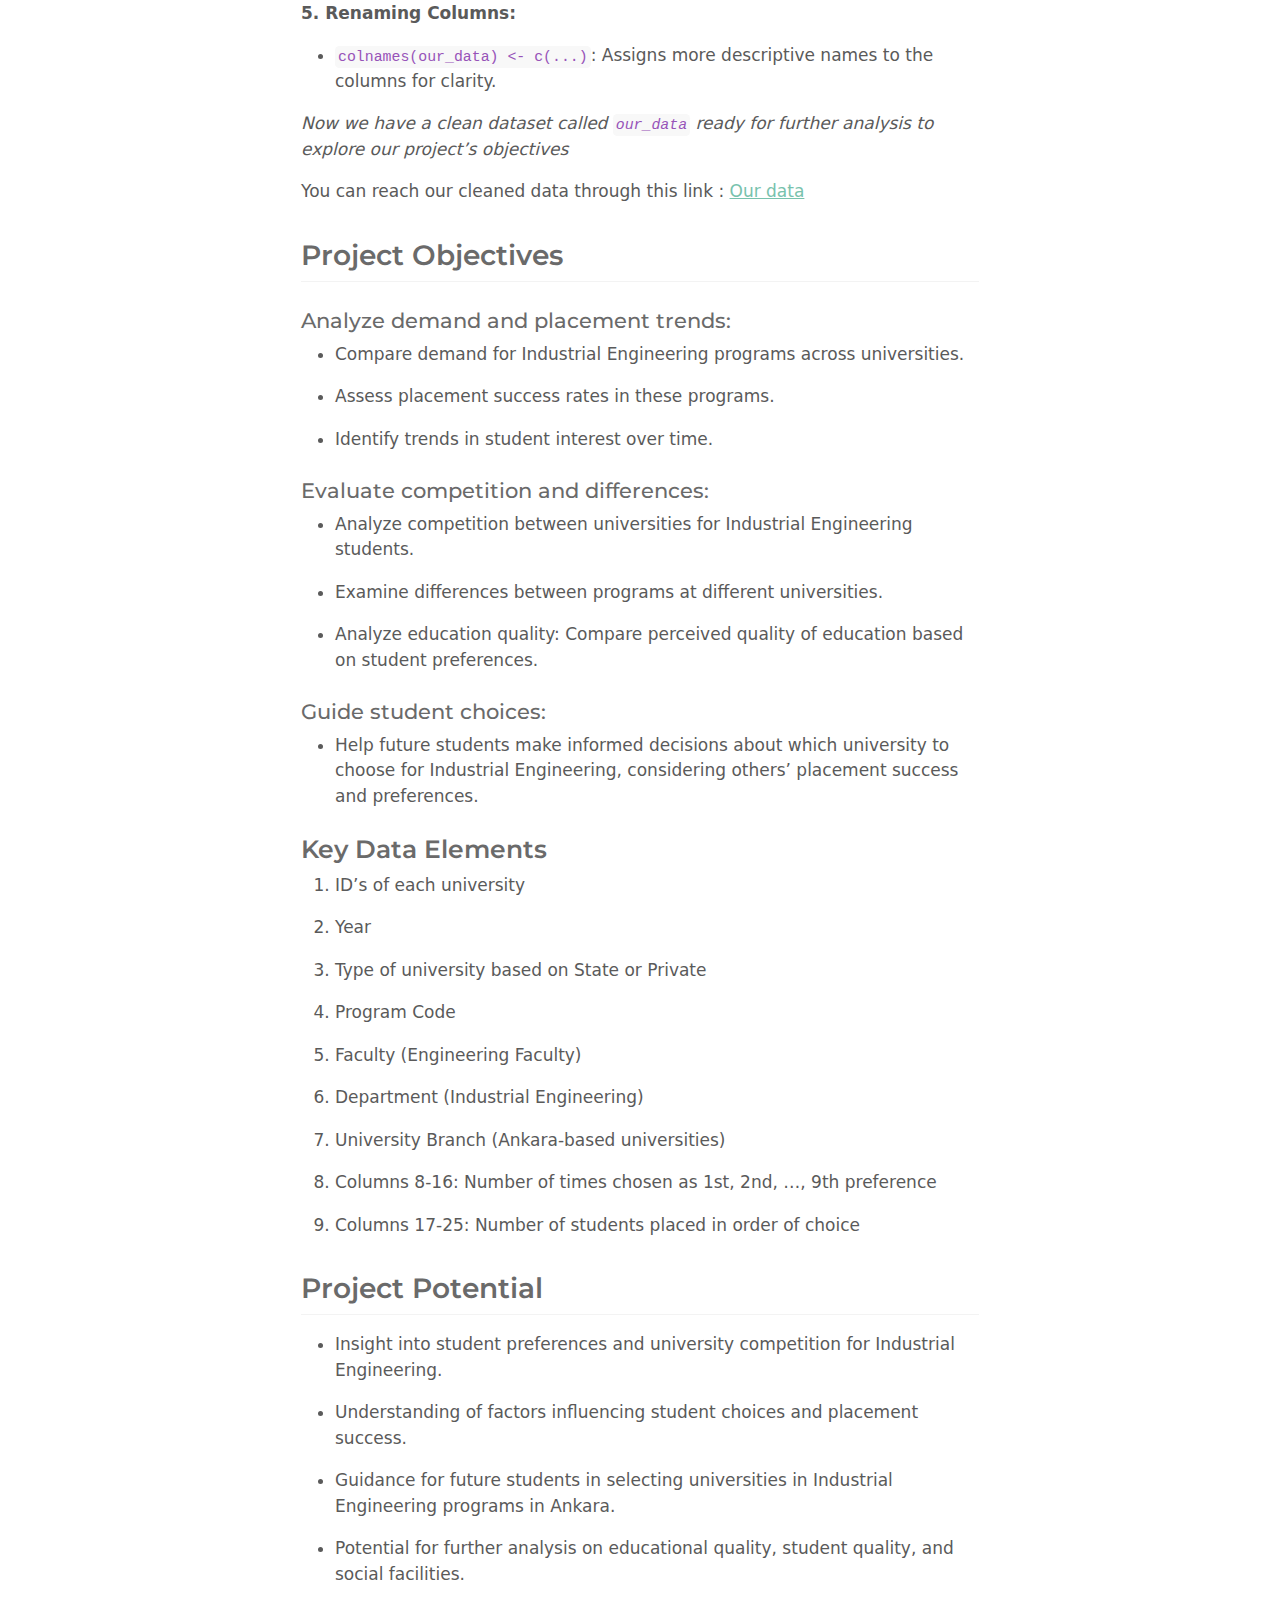
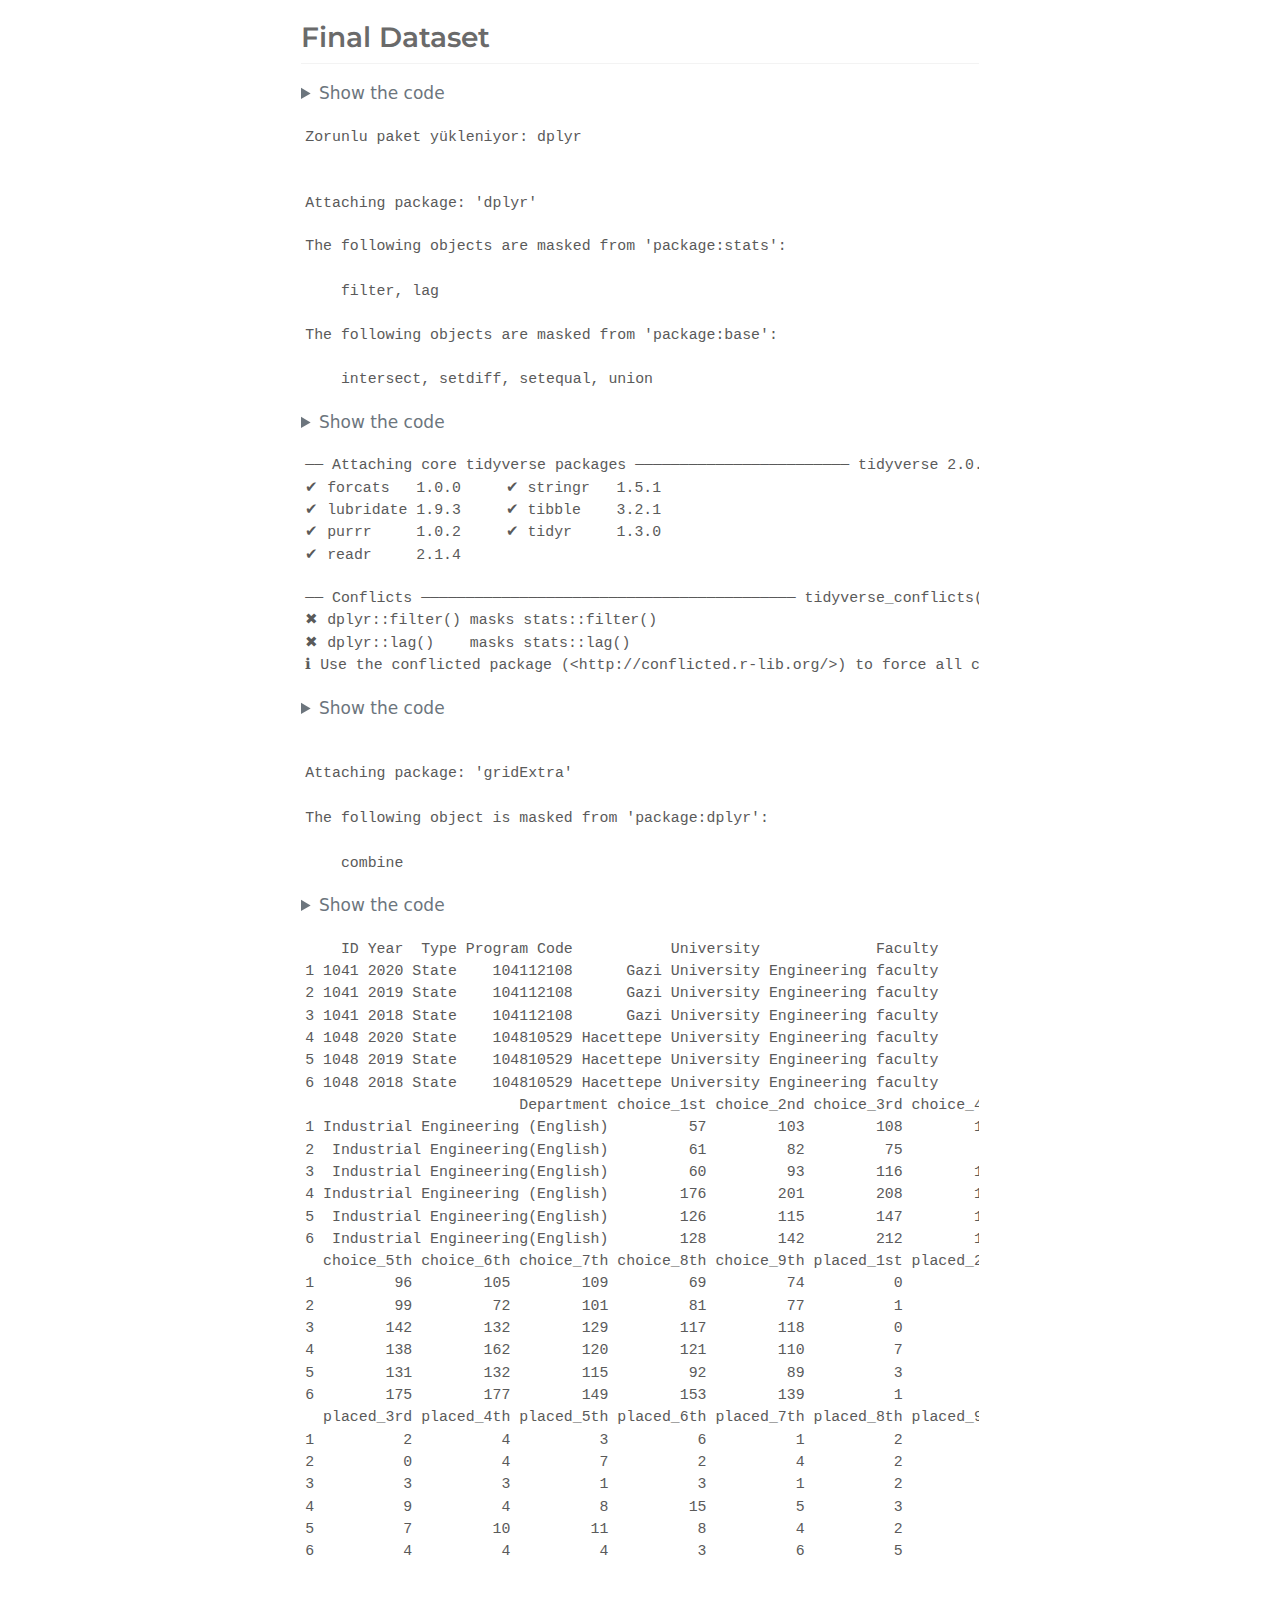
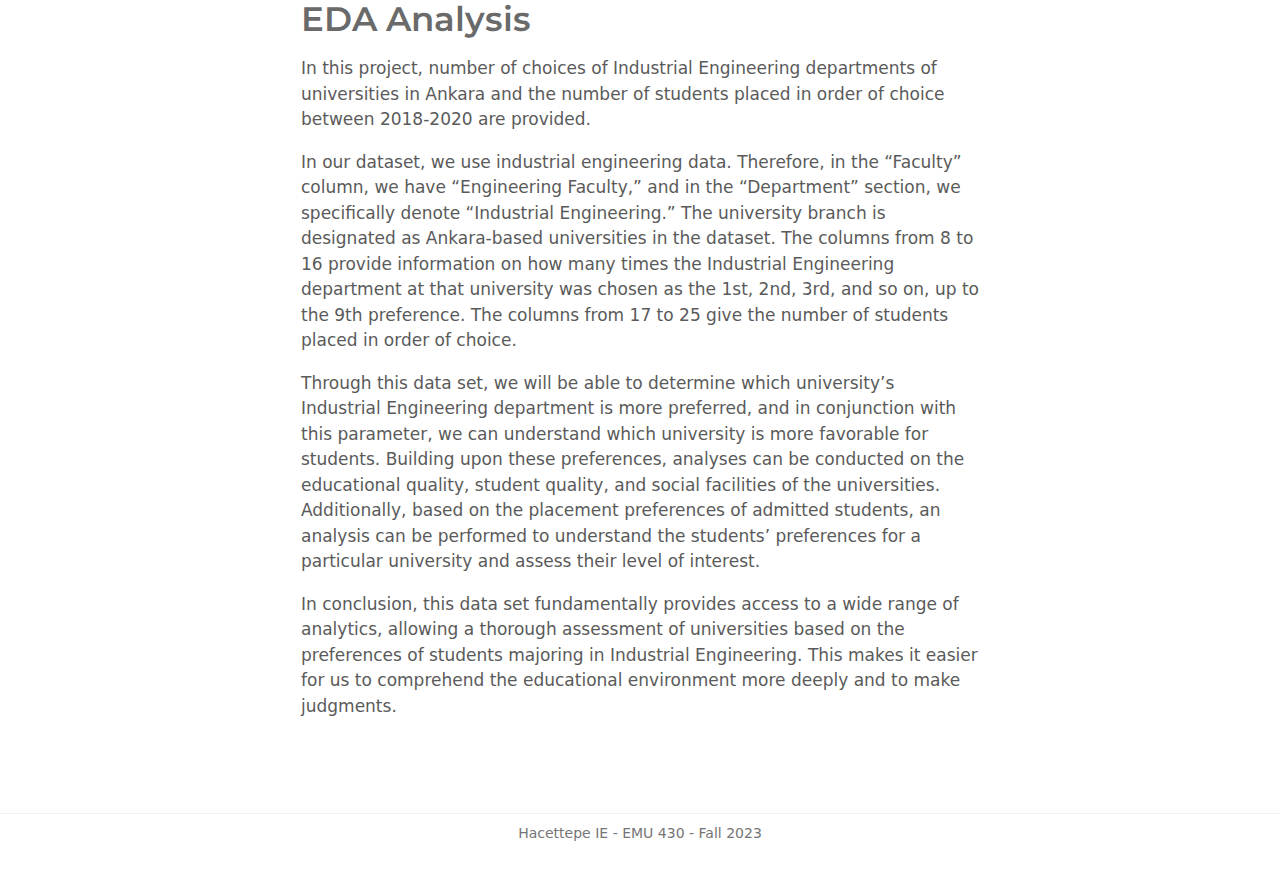
<file: docs/dataof_Emu430.html>
<!DOCTYPE html>
<html xmlns="http://www.w3.org/1999/xhtml" lang="en" xml:lang="en"><head>

<meta charset="utf-8">
<meta name="generator" content="quarto-1.3.450">

<meta name="viewport" content="width=device-width, initial-scale=1.0, user-scalable=yes">

<meta name="dcterms.date" content="2024-01-04">

<title>EMUTrend Explorers’ Project Lab - Data</title>
<style>
code{white-space: pre-wrap;}
span.smallcaps{font-variant: small-caps;}
div.columns{display: flex; gap: min(4vw, 1.5em);}
div.column{flex: auto; overflow-x: auto;}
div.hanging-indent{margin-left: 1.5em; text-indent: -1.5em;}
ul.task-list{list-style: none;}
ul.task-list li input[type="checkbox"] {
  width: 0.8em;
  margin: 0 0.8em 0.2em -1em; /* quarto-specific, see https://github.com/quarto-dev/quarto-cli/issues/4556 */ 
  vertical-align: middle;
}
/* CSS for syntax highlighting */
pre > code.sourceCode { white-space: pre; position: relative; }
pre > code.sourceCode > span { display: inline-block; line-height: 1.25; }
pre > code.sourceCode > span:empty { height: 1.2em; }
.sourceCode { overflow: visible; }
code.sourceCode > span { color: inherit; text-decoration: inherit; }
div.sourceCode { margin: 1em 0; }
pre.sourceCode { margin: 0; }
@media screen {
div.sourceCode { overflow: auto; }
}
@media print {
pre > code.sourceCode { white-space: pre-wrap; }
pre > code.sourceCode > span { text-indent: -5em; padding-left: 5em; }
}
pre.numberSource code
  { counter-reset: source-line 0; }
pre.numberSource code > span
  { position: relative; left: -4em; counter-increment: source-line; }
pre.numberSource code > span > a:first-child::before
  { content: counter(source-line);
    position: relative; left: -1em; text-align: right; vertical-align: baseline;
    border: none; display: inline-block;
    -webkit-touch-callout: none; -webkit-user-select: none;
    -khtml-user-select: none; -moz-user-select: none;
    -ms-user-select: none; user-select: none;
    padding: 0 4px; width: 4em;
  }
pre.numberSource { margin-left: 3em;  padding-left: 4px; }
div.sourceCode
  {   }
@media screen {
pre > code.sourceCode > span > a:first-child::before { text-decoration: underline; }
}
</style>


<script src="site_libs/quarto-nav/quarto-nav.js"></script>
<script src="site_libs/quarto-nav/headroom.min.js"></script>
<script src="site_libs/clipboard/clipboard.min.js"></script>
<script src="site_libs/quarto-search/autocomplete.umd.js"></script>
<script src="site_libs/quarto-search/fuse.min.js"></script>
<script src="site_libs/quarto-search/quarto-search.js"></script>
<meta name="quarto:offset" content="./">
<script src="site_libs/quarto-html/quarto.js"></script>
<script src="site_libs/quarto-html/popper.min.js"></script>
<script src="site_libs/quarto-html/tippy.umd.min.js"></script>
<script src="site_libs/quarto-html/anchor.min.js"></script>
<link href="site_libs/quarto-html/tippy.css" rel="stylesheet">
<link href="site_libs/quarto-html/quarto-syntax-highlighting.css" rel="stylesheet" class="quarto-color-scheme" id="quarto-text-highlighting-styles">
<link href="site_libs/quarto-html/quarto-syntax-highlighting-dark.css" rel="prefetch" class="quarto-color-scheme quarto-color-alternate" id="quarto-text-highlighting-styles">
<script src="site_libs/bootstrap/bootstrap.min.js"></script>
<link href="site_libs/bootstrap/bootstrap-icons.css" rel="stylesheet">
<link href="site_libs/bootstrap/bootstrap.min.css" rel="stylesheet" class="quarto-color-scheme" id="quarto-bootstrap" data-mode="light">
<link href="site_libs/bootstrap/bootstrap-dark.min.css" rel="prefetch" class="quarto-color-scheme quarto-color-alternate" id="quarto-bootstrap" data-mode="dark">
<script id="quarto-search-options" type="application/json">{
  "location": "navbar",
  "copy-button": false,
  "collapse-after": 3,
  "panel-placement": "end",
  "type": "overlay",
  "limit": 20,
  "language": {
    "search-no-results-text": "No results",
    "search-matching-documents-text": "matching documents",
    "search-copy-link-title": "Copy link to search",
    "search-hide-matches-text": "Hide additional matches",
    "search-more-match-text": "more match in this document",
    "search-more-matches-text": "more matches in this document",
    "search-clear-button-title": "Clear",
    "search-detached-cancel-button-title": "Cancel",
    "search-submit-button-title": "Submit",
    "search-label": "Search"
  }
}</script>


<link rel="stylesheet" href="styles.css">
</head>

<body class="floating nav-fixed">

<div id="quarto-search-results"></div>
  <header id="quarto-header" class="headroom fixed-top">
    <nav class="navbar navbar-expand-lg navbar-dark ">
      <div class="navbar-container container-fluid">
      <div class="navbar-brand-container">
    <a class="navbar-brand" href="./index.html">
    <span class="navbar-title">EMUTrend Explorers’ Project Lab</span>
    </a>
  </div>
            <div id="quarto-search" class="" title="Search"></div>
          <button class="navbar-toggler" type="button" data-bs-toggle="collapse" data-bs-target="#navbarCollapse" aria-controls="navbarCollapse" aria-expanded="false" aria-label="Toggle navigation" onclick="if (window.quartoToggleHeadroom) { window.quartoToggleHeadroom(); }">
  <span class="navbar-toggler-icon"></span>
</button>
          <div class="collapse navbar-collapse" id="navbarCollapse">
            <ul class="navbar-nav navbar-nav-scroll me-auto">
  <li class="nav-item">
    <a class="nav-link" href="./index.html" rel="" target="">
 <span class="menu-text">Home</span></a>
  </li>  
  <li class="nav-item">
    <a class="nav-link" href="./data.html" rel="" target="">
 <span class="menu-text">Data</span></a>
  </li>  
  <li class="nav-item">
    <a class="nav-link" href="./analysis.html" rel="" target="">
 <span class="menu-text">Analysis</span></a>
  </li>  
</ul>
            <div class="quarto-navbar-tools ms-auto">
    <a href="https://github.com/emu-hacettepe-analytics/emu430-fall2023-team-emutrend_explorers" rel="" title="" class="quarto-navigation-tool px-1" aria-label=""><i class="bi bi-github"></i></a>
  <a href="" class="quarto-color-scheme-toggle quarto-navigation-tool  px-1" onclick="window.quartoToggleColorScheme(); return false;" title="Toggle dark mode"><i class="bi"></i></a>
</div>
          </div> <!-- /navcollapse -->
      </div> <!-- /container-fluid -->
    </nav>
</header>
<!-- content -->
<div id="quarto-content" class="quarto-container page-columns page-rows-contents page-layout-article page-navbar">
<!-- sidebar -->
  <nav id="quarto-sidebar" class="sidebar collapse collapse-horizontal sidebar-navigation floating overflow-auto">
    <nav id="TOC" role="doc-toc" class="toc-active">
    <h2 id="toc-title">On this page</h2>
   
  <ul>
  <li><a href="#projects-data" id="toc-projects-data" class="nav-link active" data-scroll-target="#projects-data">Project’s Data</a>
  <ul class="collapse">
  <li><a href="#data-source" id="toc-data-source" class="nav-link" data-scroll-target="#data-source">Data Source</a></li>
  <li><a href="#data-cleaning" id="toc-data-cleaning" class="nav-link" data-scroll-target="#data-cleaning">Data Cleaning</a></li>
  <li><a href="#project-objectives" id="toc-project-objectives" class="nav-link" data-scroll-target="#project-objectives">Project Objectives</a>
  <ul class="collapse">
  <li><a href="#key-data-elements" id="toc-key-data-elements" class="nav-link" data-scroll-target="#key-data-elements">Key Data Elements</a></li>
  </ul></li>
  <li><a href="#project-potential" id="toc-project-potential" class="nav-link" data-scroll-target="#project-potential">Project Potential</a></li>
  <li><a href="#final-dataset" id="toc-final-dataset" class="nav-link" data-scroll-target="#final-dataset">Final Dataset</a></li>
  </ul></li>
  <li><a href="#eda-analysis" id="toc-eda-analysis" class="nav-link" data-scroll-target="#eda-analysis">EDA Analysis</a></li>
  </ul>
</nav>
</nav>
<div id="quarto-sidebar-glass" data-bs-toggle="collapse" data-bs-target="#quarto-sidebar,#quarto-sidebar-glass"></div>
<!-- margin-sidebar -->
    <div id="quarto-margin-sidebar" class="sidebar margin-sidebar">
    </div>
<!-- main -->
<main class="content" id="quarto-document-content">

<header id="title-block-header" class="quarto-title-block default">
<div class="quarto-title">
<h1 class="title">Data</h1>
</div>



<div class="quarto-title-meta">

    
    <div>
    <div class="quarto-title-meta-heading">Published</div>
    <div class="quarto-title-meta-contents">
      <p class="date">January 4, 2024</p>
    </div>
  </div>
  
    
  </div>
  

</header>

<section id="projects-data" class="level1">
<h1>Project’s Data</h1>
<section id="data-source" class="level2">
<h2 class="anchored" data-anchor-id="data-source">Data Source</h2>
<ul>
<li><p>YÖK ATLAS database, accessed through the “thestats” package in R.</p></li>
<li><p>Focuses on Industrial Engineering departments at universities in Ankara.</p></li>
<li><p>Includes data on student preferences (1st to 9th choices) and placements (2018-2020).</p></li>
</ul>
<p><a href="https://cran.r-project.org/web/packages/thestats/thestats.pdf">Click</a> for more information about “thestats” package.</p>
</section>
<section id="data-cleaning" class="level2">
<h2 class="anchored" data-anchor-id="data-cleaning">Data Cleaning</h2>
<ul>
<li><p>Woodworking industrial engineering department is removed from our data.</p></li>
<li><p>Preferences that convey the same meaning but are written differently (i.e., ’ (English)’ ‘(English)’) are not included.</p></li>
<li><p>Preferences of students who did not enter with a full scholarship are not included.</p></li>
<li><p>Missing values are handled (NA).</p></li>
<li><p>Columns are renamed for clarity.</p></li>
</ul>
<p><strong>A breakdown of the code:</strong></p>
<p><strong>1. Loading Libraries:</strong></p>
<ul>
<li><p><code>library(tidyverse)</code>: Loads the <code>tidyverse</code>package for efficient data manipulation.</p></li>
<li><p><code>library(thestats)</code>: Loads the <code>thestats</code> package to access the YÖK ATLAS database.</p></li>
</ul>
<p><strong>2. Loading Data:</strong></p>
<ul>
<li><p><code>data &lt;- list_score(...)</code>: Retrieves specific data from the YÖK ATLAS database using the <code>list_score</code> function:</p>
<ul>
<li><p>Filters for Industrial Engineering departments in Ankara.</p></li>
<li><p>Selects variables related to student choices and placements.</p></li>
<li><p>Employs English language for variable names (<code>lang = "en"</code>).</p></li>
</ul></li>
</ul>
<p><strong>3. Filtering Data:</strong></p>
<ul>
<li><code>our_data &lt;- subset(data, department != "Woodworking Industrial Engineering")</code>: Excludes the “Woodworking Industrial Engineering” department from the dataset.</li>
</ul>
<p><strong>4. Handling Missing Values:</strong></p>
<ul>
<li><code>our_data &lt;- na.omit(our_data)</code>: Removes any rows with missing values (NA).</li>
</ul>
<p><strong>5. Renaming Columns:</strong></p>
<ul>
<li><code>colnames(our_data) &lt;- c(...)</code>: Assigns more descriptive names to the columns for clarity.</li>
</ul>
<p><em>Now we have a clean dataset called <code>our_data</code> ready for further analysis to explore our project’s objectives</em></p>
<p>You can reach our cleaned data through this link : <a href="https://github.com/emu-hacettepe-analytics/emu430-fall2023-team-emutrend_explorers/blob/master/ourdata.rda">Our data</a></p>
</section>
<section id="project-objectives" class="level2">
<h2 class="anchored" data-anchor-id="project-objectives">Project Objectives</h2>
<section id="analyze-demand-and-placement-trends" class="level4">
<h4 class="anchored" data-anchor-id="analyze-demand-and-placement-trends">Analyze demand and placement trends:</h4>
<ul>
<li><p>Compare demand for Industrial Engineering programs across universities.</p></li>
<li><p>Assess placement success rates in these programs.</p></li>
<li><p>Identify trends in student interest over time.</p></li>
</ul>
</section>
<section id="evaluate-competition-and-differences" class="level4">
<h4 class="anchored" data-anchor-id="evaluate-competition-and-differences">Evaluate competition and differences:</h4>
<ul>
<li><p>Analyze competition between universities for Industrial Engineering students.</p></li>
<li><p>Examine differences between programs at different universities.</p></li>
<li><p>Analyze education quality: Compare perceived quality of education based on student preferences.</p></li>
</ul>
</section>
<section id="guide-student-choices" class="level4">
<h4 class="anchored" data-anchor-id="guide-student-choices">Guide student choices:</h4>
<ul>
<li>Help future students make informed decisions about which university to choose for Industrial Engineering, considering others’ placement success and preferences.</li>
</ul>
</section>
<section id="key-data-elements" class="level3">
<h3 class="anchored" data-anchor-id="key-data-elements">Key Data Elements</h3>
<ol type="1">
<li><p>ID’s of each university</p></li>
<li><p>Year</p></li>
<li><p>Type of university based on State or Private</p></li>
<li><p>Program Code</p></li>
<li><p>Faculty (Engineering Faculty)</p></li>
<li><p>Department (Industrial Engineering)</p></li>
<li><p>University Branch (Ankara-based universities)</p></li>
<li><p>Columns 8-16: Number of times chosen as 1st, 2nd, …, 9th preference</p></li>
<li><p>Columns 17-25: Number of students placed in order of choice</p></li>
</ol>
</section>
</section>
<section id="project-potential" class="level2">
<h2 class="anchored" data-anchor-id="project-potential">Project Potential</h2>
<ul>
<li><p>Insight into student preferences and university competition for Industrial Engineering.</p></li>
<li><p>Understanding of factors influencing student choices and placement success.</p></li>
<li><p>Guidance for future students in selecting universities in Industrial Engineering programs in Ankara.</p></li>
<li><p>Potential for further analysis on educational quality, student quality, and social facilities.</p></li>
</ul>
</section>
<section id="final-dataset" class="level2">
<h2 class="anchored" data-anchor-id="final-dataset">Final Dataset</h2>
<div class="cell">
<details>
<summary>Show the code</summary>
<div class="sourceCode cell-code" id="cb1"><pre class="sourceCode r code-with-copy"><code class="sourceCode r"><span id="cb1-1"><a href="#cb1-1" aria-hidden="true" tabindex="-1"></a><span class="fu">library</span>(thestats)</span></code><button title="Copy to Clipboard" class="code-copy-button"><i class="bi"></i></button></pre></div>
</details>
<div class="cell-output cell-output-stderr">
<pre><code>Zorunlu paket yükleniyor: dplyr</code></pre>
</div>
<div class="cell-output cell-output-stderr">
<pre><code>
Attaching package: 'dplyr'</code></pre>
</div>
<div class="cell-output cell-output-stderr">
<pre><code>The following objects are masked from 'package:stats':

    filter, lag</code></pre>
</div>
<div class="cell-output cell-output-stderr">
<pre><code>The following objects are masked from 'package:base':

    intersect, setdiff, setequal, union</code></pre>
</div>
<details>
<summary>Show the code</summary>
<div class="sourceCode cell-code" id="cb6"><pre class="sourceCode r code-with-copy"><code class="sourceCode r"><span id="cb6-1"><a href="#cb6-1" aria-hidden="true" tabindex="-1"></a><span class="fu">library</span>(ggplot2)</span>
<span id="cb6-2"><a href="#cb6-2" aria-hidden="true" tabindex="-1"></a><span class="fu">library</span>(tidyverse)</span></code><button title="Copy to Clipboard" class="code-copy-button"><i class="bi"></i></button></pre></div>
</details>
<div class="cell-output cell-output-stderr">
<pre><code>── Attaching core tidyverse packages ──────────────────────── tidyverse 2.0.0 ──
✔ forcats   1.0.0     ✔ stringr   1.5.1
✔ lubridate 1.9.3     ✔ tibble    3.2.1
✔ purrr     1.0.2     ✔ tidyr     1.3.0
✔ readr     2.1.4     </code></pre>
</div>
<div class="cell-output cell-output-stderr">
<pre><code>── Conflicts ────────────────────────────────────────── tidyverse_conflicts() ──
✖ dplyr::filter() masks stats::filter()
✖ dplyr::lag()    masks stats::lag()
ℹ Use the conflicted package (&lt;http://conflicted.r-lib.org/&gt;) to force all conflicts to become errors</code></pre>
</div>
<details>
<summary>Show the code</summary>
<div class="sourceCode cell-code" id="cb9"><pre class="sourceCode r code-with-copy"><code class="sourceCode r"><span id="cb9-1"><a href="#cb9-1" aria-hidden="true" tabindex="-1"></a><span class="fu">library</span>(gridExtra)</span></code><button title="Copy to Clipboard" class="code-copy-button"><i class="bi"></i></button></pre></div>
</details>
<div class="cell-output cell-output-stderr">
<pre><code>
Attaching package: 'gridExtra'

The following object is masked from 'package:dplyr':

    combine</code></pre>
</div>
<details>
<summary>Show the code</summary>
<div class="sourceCode cell-code" id="cb11"><pre class="sourceCode r code-with-copy"><code class="sourceCode r"><span id="cb11-1"><a href="#cb11-1" aria-hidden="true" tabindex="-1"></a>data <span class="ot">&lt;-</span> <span class="fu">list_score</span>(<span class="at">region_names =</span> <span class="st">"all"</span>, <span class="at">city_names =</span> <span class="st">"Ankara"</span>,</span>
<span id="cb11-2"><a href="#cb11-2" aria-hidden="true" tabindex="-1"></a>                   <span class="at">university_names =</span> <span class="st">"all"</span>, <span class="at">department_names=</span> <span class="st">"Industrial Engineering"</span>,</span>
<span id="cb11-3"><a href="#cb11-3" aria-hidden="true" tabindex="-1"></a>                   <span class="at">lang =</span> <span class="st">"en"</span>, <span class="at">var_ids=</span><span class="fu">c</span>(<span class="st">"X141"</span>, <span class="st">"X142"</span>, <span class="st">"X143"</span>, <span class="st">"X144"</span>, <span class="st">"X145"</span>, <span class="st">"X146"</span>,<span class="st">"X147"</span>, <span class="st">"X148"</span>, <span class="st">"X149"</span>, </span>
<span id="cb11-4"><a href="#cb11-4" aria-hidden="true" tabindex="-1"></a>                                        <span class="st">"X151"</span>, <span class="st">"X152"</span>, <span class="st">"X153"</span>, <span class="st">"X154"</span>, <span class="st">"X155"</span>, <span class="st">"X156"</span>, <span class="st">"X157"</span>, <span class="st">"X158"</span>, <span class="st">"X159"</span>))</span>
<span id="cb11-5"><a href="#cb11-5" aria-hidden="true" tabindex="-1"></a>selected_university  <span class="ot">&lt;-</span> <span class="fu">c</span>(<span class="st">"Industrial Engineering (English) (Scholarship)"</span>,<span class="st">"Industrial Engineering (English)"</span>,<span class="st">"Industrial Engineering(English)"</span>,</span>
<span id="cb11-6"><a href="#cb11-6" aria-hidden="true" tabindex="-1"></a><span class="st">"Industrial Engineering (English) (Scholarship)"</span>,<span class="st">"  </span></span>
<span id="cb11-7"><a href="#cb11-7" aria-hidden="true" tabindex="-1"></a><span class="st">Industrial Engineering(English)(Scholarship)"</span>,<span class="st">"Industrial Engineering (Scholarship)"</span>,<span class="st">"  </span></span>
<span id="cb11-8"><a href="#cb11-8" aria-hidden="true" tabindex="-1"></a><span class="st">Industrial Engineering (English) (Scholarship)"</span>,<span class="st">"Industrial Engineering(English)(Scholarship)"</span>,<span class="st">"Industrial Engineering (English) (Scholarship)"</span>,</span>
<span id="cb11-9"><a href="#cb11-9" aria-hidden="true" tabindex="-1"></a><span class="st">"Industrial Engineering(English)(Scholarship)"</span>,<span class="st">"Industrial Engineering (English)"</span>,<span class="st">"Industrial Engineering(English)"</span>,<span class="st">"Industrial Engineering (Scholarship)"</span>,</span>
<span id="cb11-10"><a href="#cb11-10" aria-hidden="true" tabindex="-1"></a><span class="st">"Industrial Engineering (Scholarship)"</span>,<span class="st">"Industrial Engineering (English) (Scholarship)"</span>,<span class="st">"Industrial Engineering (English) (Scholarship)"</span>)</span>
<span id="cb11-11"><a href="#cb11-11" aria-hidden="true" tabindex="-1"></a></span>
<span id="cb11-12"><a href="#cb11-12" aria-hidden="true" tabindex="-1"></a></span>
<span id="cb11-13"><a href="#cb11-13" aria-hidden="true" tabindex="-1"></a></span>
<span id="cb11-14"><a href="#cb11-14" aria-hidden="true" tabindex="-1"></a></span>
<span id="cb11-15"><a href="#cb11-15" aria-hidden="true" tabindex="-1"></a>our_data <span class="ot">&lt;-</span><span class="fu">na.omit</span>(data)</span>
<span id="cb11-16"><a href="#cb11-16" aria-hidden="true" tabindex="-1"></a></span>
<span id="cb11-17"><a href="#cb11-17" aria-hidden="true" tabindex="-1"></a><span class="fu">colnames</span>(our_data) <span class="ot">&lt;-</span> <span class="fu">c</span>(<span class="st">"ID"</span>, <span class="st">"Year"</span>,<span class="st">"Type"</span>,<span class="st">"Program Code"</span>,<span class="st">"University"</span>,<span class="st">"Faculty"</span>,<span class="st">"Department"</span>,<span class="st">"choice_1st"</span>,<span class="st">"choice_2nd"</span>,</span>
<span id="cb11-18"><a href="#cb11-18" aria-hidden="true" tabindex="-1"></a>                        <span class="st">"choice_3rd"</span>,<span class="st">"choice_4th"</span>,<span class="st">"choice_5th"</span>,<span class="st">"choice_6th"</span>,</span>
<span id="cb11-19"><a href="#cb11-19" aria-hidden="true" tabindex="-1"></a>                        <span class="st">"choice_7th"</span>,<span class="st">"choice_8th"</span>,<span class="st">"choice_9th"</span>,</span>
<span id="cb11-20"><a href="#cb11-20" aria-hidden="true" tabindex="-1"></a>                        <span class="st">"placed_1st"</span>, <span class="st">"placed_2nd"</span>, <span class="st">"placed_3rd"</span>,</span>
<span id="cb11-21"><a href="#cb11-21" aria-hidden="true" tabindex="-1"></a>                        <span class="st">"placed_4th"</span>,<span class="st">"placed_5th"</span>,<span class="st">"placed_6th"</span>,</span>
<span id="cb11-22"><a href="#cb11-22" aria-hidden="true" tabindex="-1"></a>                        <span class="st">"placed_7th"</span>,<span class="st">"placed_8th"</span>,<span class="st">"placed_9th"</span>)</span>
<span id="cb11-23"><a href="#cb11-23" aria-hidden="true" tabindex="-1"></a></span>
<span id="cb11-24"><a href="#cb11-24" aria-hidden="true" tabindex="-1"></a>our_data <span class="ot">&lt;-</span> our_data <span class="sc">%&gt;%</span> <span class="fu">filter</span> (Department <span class="sc">%in%</span> selected_university)</span>
<span id="cb11-25"><a href="#cb11-25" aria-hidden="true" tabindex="-1"></a><span class="fu">print</span>(<span class="fu">head</span>(our_data))</span></code><button title="Copy to Clipboard" class="code-copy-button"><i class="bi"></i></button></pre></div>
</details>
<div class="cell-output cell-output-stdout">
<pre><code>    ID Year  Type Program Code           University             Faculty
1 1041 2020 State    104112108      Gazi University Engineering faculty
2 1041 2019 State    104112108      Gazi University Engineering faculty
3 1041 2018 State    104112108      Gazi University Engineering faculty
4 1048 2020 State    104810529 Hacettepe University Engineering faculty
5 1048 2019 State    104810529 Hacettepe University Engineering faculty
6 1048 2018 State    104810529 Hacettepe University Engineering faculty
                        Department choice_1st choice_2nd choice_3rd choice_4th
1 Industrial Engineering (English)         57        103        108        102
2  Industrial Engineering(English)         61         82         75         94
3  Industrial Engineering(English)         60         93        116        144
4 Industrial Engineering (English)        176        201        208        154
5  Industrial Engineering(English)        126        115        147        122
6  Industrial Engineering(English)        128        142        212        170
  choice_5th choice_6th choice_7th choice_8th choice_9th placed_1st placed_2nd
1         96        105        109         69         74          0          2
2         99         72        101         81         77          1          5
3        142        132        129        117        118          0          0
4        138        162        120        121        110          7          8
5        131        132        115         92         89          3          6
6        175        177        149        153        139          1          0
  placed_3rd placed_4th placed_5th placed_6th placed_7th placed_8th placed_9th
1          2          4          3          6          1          2          5
2          0          4          7          2          4          2          2
3          3          3          1          3          1          2          0
4          9          4          8         15          5          3          4
5          7         10         11          8          4          2          1
6          4          4          4          3          6          5          7</code></pre>
</div>
</div>
</section>
</section>
<section id="eda-analysis" class="level1">
<h1>EDA Analysis</h1>
<p>In this project, number of choices of Industrial Engineering departments of universities in Ankara and the number of students placed in order of choice between 2018-2020 are provided.</p>
<p>In our dataset, we use industrial engineering data. Therefore, in the “Faculty” column, we have “Engineering Faculty,” and in the “Department” section, we specifically denote “Industrial Engineering.” The university branch is designated as Ankara-based universities in the dataset. The columns from 8 to 16 provide information on how many times the Industrial Engineering department at that university was chosen as the 1st, 2nd, 3rd, and so on, up to the 9th preference. The columns from 17 to 25 give the number of students placed in order of choice.</p>
<p>Through this data set, we will be able to determine which university’s Industrial Engineering department is more preferred, and in conjunction with this parameter, we can understand which university is more favorable for students. Building upon these preferences, analyses can be conducted on the educational quality, student quality, and social facilities of the universities. Additionally, based on the placement preferences of admitted students, an analysis can be performed to understand the students’ preferences for a particular university and assess their level of interest.</p>
<p>In conclusion, this data set fundamentally provides access to a wide range of analytics, allowing a thorough assessment of universities based on the preferences of students majoring in Industrial Engineering. This makes it easier for us to comprehend the educational environment more deeply and to make judgments.</p>


</section>

<a onclick="window.scrollTo(0, 0); return false;" role="button" id="quarto-back-to-top"><i class="bi bi-arrow-up"></i> Back to top</a></main> <!-- /main -->
<script id="quarto-html-after-body" type="application/javascript">
window.document.addEventListener("DOMContentLoaded", function (event) {
  const toggleBodyColorMode = (bsSheetEl) => {
    const mode = bsSheetEl.getAttribute("data-mode");
    const bodyEl = window.document.querySelector("body");
    if (mode === "dark") {
      bodyEl.classList.add("quarto-dark");
      bodyEl.classList.remove("quarto-light");
    } else {
      bodyEl.classList.add("quarto-light");
      bodyEl.classList.remove("quarto-dark");
    }
  }
  const toggleBodyColorPrimary = () => {
    const bsSheetEl = window.document.querySelector("link#quarto-bootstrap");
    if (bsSheetEl) {
      toggleBodyColorMode(bsSheetEl);
    }
  }
  toggleBodyColorPrimary();  
  const disableStylesheet = (stylesheets) => {
    for (let i=0; i < stylesheets.length; i++) {
      const stylesheet = stylesheets[i];
      stylesheet.rel = 'prefetch';
    }
  }
  const enableStylesheet = (stylesheets) => {
    for (let i=0; i < stylesheets.length; i++) {
      const stylesheet = stylesheets[i];
      stylesheet.rel = 'stylesheet';
    }
  }
  const manageTransitions = (selector, allowTransitions) => {
    const els = window.document.querySelectorAll(selector);
    for (let i=0; i < els.length; i++) {
      const el = els[i];
      if (allowTransitions) {
        el.classList.remove('notransition');
      } else {
        el.classList.add('notransition');
      }
    }
  }
  const toggleColorMode = (alternate) => {
    // Switch the stylesheets
    const alternateStylesheets = window.document.querySelectorAll('link.quarto-color-scheme.quarto-color-alternate');
    manageTransitions('#quarto-margin-sidebar .nav-link', false);
    if (alternate) {
      enableStylesheet(alternateStylesheets);
      for (const sheetNode of alternateStylesheets) {
        if (sheetNode.id === "quarto-bootstrap") {
          toggleBodyColorMode(sheetNode);
        }
      }
    } else {
      disableStylesheet(alternateStylesheets);
      toggleBodyColorPrimary();
    }
    manageTransitions('#quarto-margin-sidebar .nav-link', true);
    // Switch the toggles
    const toggles = window.document.querySelectorAll('.quarto-color-scheme-toggle');
    for (let i=0; i < toggles.length; i++) {
      const toggle = toggles[i];
      if (toggle) {
        if (alternate) {
          toggle.classList.add("alternate");     
        } else {
          toggle.classList.remove("alternate");
        }
      }
    }
    // Hack to workaround the fact that safari doesn't
    // properly recolor the scrollbar when toggling (#1455)
    if (navigator.userAgent.indexOf('Safari') > 0 && navigator.userAgent.indexOf('Chrome') == -1) {
      manageTransitions("body", false);
      window.scrollTo(0, 1);
      setTimeout(() => {
        window.scrollTo(0, 0);
        manageTransitions("body", true);
      }, 40);  
    }
  }
  const isFileUrl = () => { 
    return window.location.protocol === 'file:';
  }
  const hasAlternateSentinel = () => {  
    let styleSentinel = getColorSchemeSentinel();
    if (styleSentinel !== null) {
      return styleSentinel === "alternate";
    } else {
      return false;
    }
  }
  const setStyleSentinel = (alternate) => {
    const value = alternate ? "alternate" : "default";
    if (!isFileUrl()) {
      window.localStorage.setItem("quarto-color-scheme", value);
    } else {
      localAlternateSentinel = value;
    }
  }
  const getColorSchemeSentinel = () => {
    if (!isFileUrl()) {
      const storageValue = window.localStorage.getItem("quarto-color-scheme");
      return storageValue != null ? storageValue : localAlternateSentinel;
    } else {
      return localAlternateSentinel;
    }
  }
  let localAlternateSentinel = 'default';
  // Dark / light mode switch
  window.quartoToggleColorScheme = () => {
    // Read the current dark / light value 
    let toAlternate = !hasAlternateSentinel();
    toggleColorMode(toAlternate);
    setStyleSentinel(toAlternate);
  };
  // Ensure there is a toggle, if there isn't float one in the top right
  if (window.document.querySelector('.quarto-color-scheme-toggle') === null) {
    const a = window.document.createElement('a');
    a.classList.add('top-right');
    a.classList.add('quarto-color-scheme-toggle');
    a.href = "";
    a.onclick = function() { try { window.quartoToggleColorScheme(); } catch {} return false; };
    const i = window.document.createElement("i");
    i.classList.add('bi');
    a.appendChild(i);
    window.document.body.appendChild(a);
  }
  // Switch to dark mode if need be
  if (hasAlternateSentinel()) {
    toggleColorMode(true);
  } else {
    toggleColorMode(false);
  }
  const icon = "";
  const anchorJS = new window.AnchorJS();
  anchorJS.options = {
    placement: 'right',
    icon: icon
  };
  anchorJS.add('.anchored');
  const isCodeAnnotation = (el) => {
    for (const clz of el.classList) {
      if (clz.startsWith('code-annotation-')) {                     
        return true;
      }
    }
    return false;
  }
  const clipboard = new window.ClipboardJS('.code-copy-button', {
    text: function(trigger) {
      const codeEl = trigger.previousElementSibling.cloneNode(true);
      for (const childEl of codeEl.children) {
        if (isCodeAnnotation(childEl)) {
          childEl.remove();
        }
      }
      return codeEl.innerText;
    }
  });
  clipboard.on('success', function(e) {
    // button target
    const button = e.trigger;
    // don't keep focus
    button.blur();
    // flash "checked"
    button.classList.add('code-copy-button-checked');
    var currentTitle = button.getAttribute("title");
    button.setAttribute("title", "Copied!");
    let tooltip;
    if (window.bootstrap) {
      button.setAttribute("data-bs-toggle", "tooltip");
      button.setAttribute("data-bs-placement", "left");
      button.setAttribute("data-bs-title", "Copied!");
      tooltip = new bootstrap.Tooltip(button, 
        { trigger: "manual", 
          customClass: "code-copy-button-tooltip",
          offset: [0, -8]});
      tooltip.show();    
    }
    setTimeout(function() {
      if (tooltip) {
        tooltip.hide();
        button.removeAttribute("data-bs-title");
        button.removeAttribute("data-bs-toggle");
        button.removeAttribute("data-bs-placement");
      }
      button.setAttribute("title", currentTitle);
      button.classList.remove('code-copy-button-checked');
    }, 1000);
    // clear code selection
    e.clearSelection();
  });
  function tippyHover(el, contentFn) {
    const config = {
      allowHTML: true,
      content: contentFn,
      maxWidth: 500,
      delay: 100,
      arrow: false,
      appendTo: function(el) {
          return el.parentElement;
      },
      interactive: true,
      interactiveBorder: 10,
      theme: 'quarto',
      placement: 'bottom-start'
    };
    window.tippy(el, config); 
  }
  const noterefs = window.document.querySelectorAll('a[role="doc-noteref"]');
  for (var i=0; i<noterefs.length; i++) {
    const ref = noterefs[i];
    tippyHover(ref, function() {
      // use id or data attribute instead here
      let href = ref.getAttribute('data-footnote-href') || ref.getAttribute('href');
      try { href = new URL(href).hash; } catch {}
      const id = href.replace(/^#\/?/, "");
      const note = window.document.getElementById(id);
      return note.innerHTML;
    });
  }
      let selectedAnnoteEl;
      const selectorForAnnotation = ( cell, annotation) => {
        let cellAttr = 'data-code-cell="' + cell + '"';
        let lineAttr = 'data-code-annotation="' +  annotation + '"';
        const selector = 'span[' + cellAttr + '][' + lineAttr + ']';
        return selector;
      }
      const selectCodeLines = (annoteEl) => {
        const doc = window.document;
        const targetCell = annoteEl.getAttribute("data-target-cell");
        const targetAnnotation = annoteEl.getAttribute("data-target-annotation");
        const annoteSpan = window.document.querySelector(selectorForAnnotation(targetCell, targetAnnotation));
        const lines = annoteSpan.getAttribute("data-code-lines").split(",");
        const lineIds = lines.map((line) => {
          return targetCell + "-" + line;
        })
        let top = null;
        let height = null;
        let parent = null;
        if (lineIds.length > 0) {
            //compute the position of the single el (top and bottom and make a div)
            const el = window.document.getElementById(lineIds[0]);
            top = el.offsetTop;
            height = el.offsetHeight;
            parent = el.parentElement.parentElement;
          if (lineIds.length > 1) {
            const lastEl = window.document.getElementById(lineIds[lineIds.length - 1]);
            const bottom = lastEl.offsetTop + lastEl.offsetHeight;
            height = bottom - top;
          }
          if (top !== null && height !== null && parent !== null) {
            // cook up a div (if necessary) and position it 
            let div = window.document.getElementById("code-annotation-line-highlight");
            if (div === null) {
              div = window.document.createElement("div");
              div.setAttribute("id", "code-annotation-line-highlight");
              div.style.position = 'absolute';
              parent.appendChild(div);
            }
            div.style.top = top - 2 + "px";
            div.style.height = height + 4 + "px";
            let gutterDiv = window.document.getElementById("code-annotation-line-highlight-gutter");
            if (gutterDiv === null) {
              gutterDiv = window.document.createElement("div");
              gutterDiv.setAttribute("id", "code-annotation-line-highlight-gutter");
              gutterDiv.style.position = 'absolute';
              const codeCell = window.document.getElementById(targetCell);
              const gutter = codeCell.querySelector('.code-annotation-gutter');
              gutter.appendChild(gutterDiv);
            }
            gutterDiv.style.top = top - 2 + "px";
            gutterDiv.style.height = height + 4 + "px";
          }
          selectedAnnoteEl = annoteEl;
        }
      };
      const unselectCodeLines = () => {
        const elementsIds = ["code-annotation-line-highlight", "code-annotation-line-highlight-gutter"];
        elementsIds.forEach((elId) => {
          const div = window.document.getElementById(elId);
          if (div) {
            div.remove();
          }
        });
        selectedAnnoteEl = undefined;
      };
      // Attach click handler to the DT
      const annoteDls = window.document.querySelectorAll('dt[data-target-cell]');
      for (const annoteDlNode of annoteDls) {
        annoteDlNode.addEventListener('click', (event) => {
          const clickedEl = event.target;
          if (clickedEl !== selectedAnnoteEl) {
            unselectCodeLines();
            const activeEl = window.document.querySelector('dt[data-target-cell].code-annotation-active');
            if (activeEl) {
              activeEl.classList.remove('code-annotation-active');
            }
            selectCodeLines(clickedEl);
            clickedEl.classList.add('code-annotation-active');
          } else {
            // Unselect the line
            unselectCodeLines();
            clickedEl.classList.remove('code-annotation-active');
          }
        });
      }
  const findCites = (el) => {
    const parentEl = el.parentElement;
    if (parentEl) {
      const cites = parentEl.dataset.cites;
      if (cites) {
        return {
          el,
          cites: cites.split(' ')
        };
      } else {
        return findCites(el.parentElement)
      }
    } else {
      return undefined;
    }
  };
  var bibliorefs = window.document.querySelectorAll('a[role="doc-biblioref"]');
  for (var i=0; i<bibliorefs.length; i++) {
    const ref = bibliorefs[i];
    const citeInfo = findCites(ref);
    if (citeInfo) {
      tippyHover(citeInfo.el, function() {
        var popup = window.document.createElement('div');
        citeInfo.cites.forEach(function(cite) {
          var citeDiv = window.document.createElement('div');
          citeDiv.classList.add('hanging-indent');
          citeDiv.classList.add('csl-entry');
          var biblioDiv = window.document.getElementById('ref-' + cite);
          if (biblioDiv) {
            citeDiv.innerHTML = biblioDiv.innerHTML;
          }
          popup.appendChild(citeDiv);
        });
        return popup.innerHTML;
      });
    }
  }
});
</script>
</div> <!-- /content -->
<footer class="footer">
  <div class="nav-footer">
    <div class="nav-footer-left">
      &nbsp;
    </div>   
    <div class="nav-footer-center">Hacettepe IE - EMU 430 - Fall 2023</div>
    <div class="nav-footer-right">
      &nbsp;
    </div>
  </div>
</footer>



</body></html>
</file>
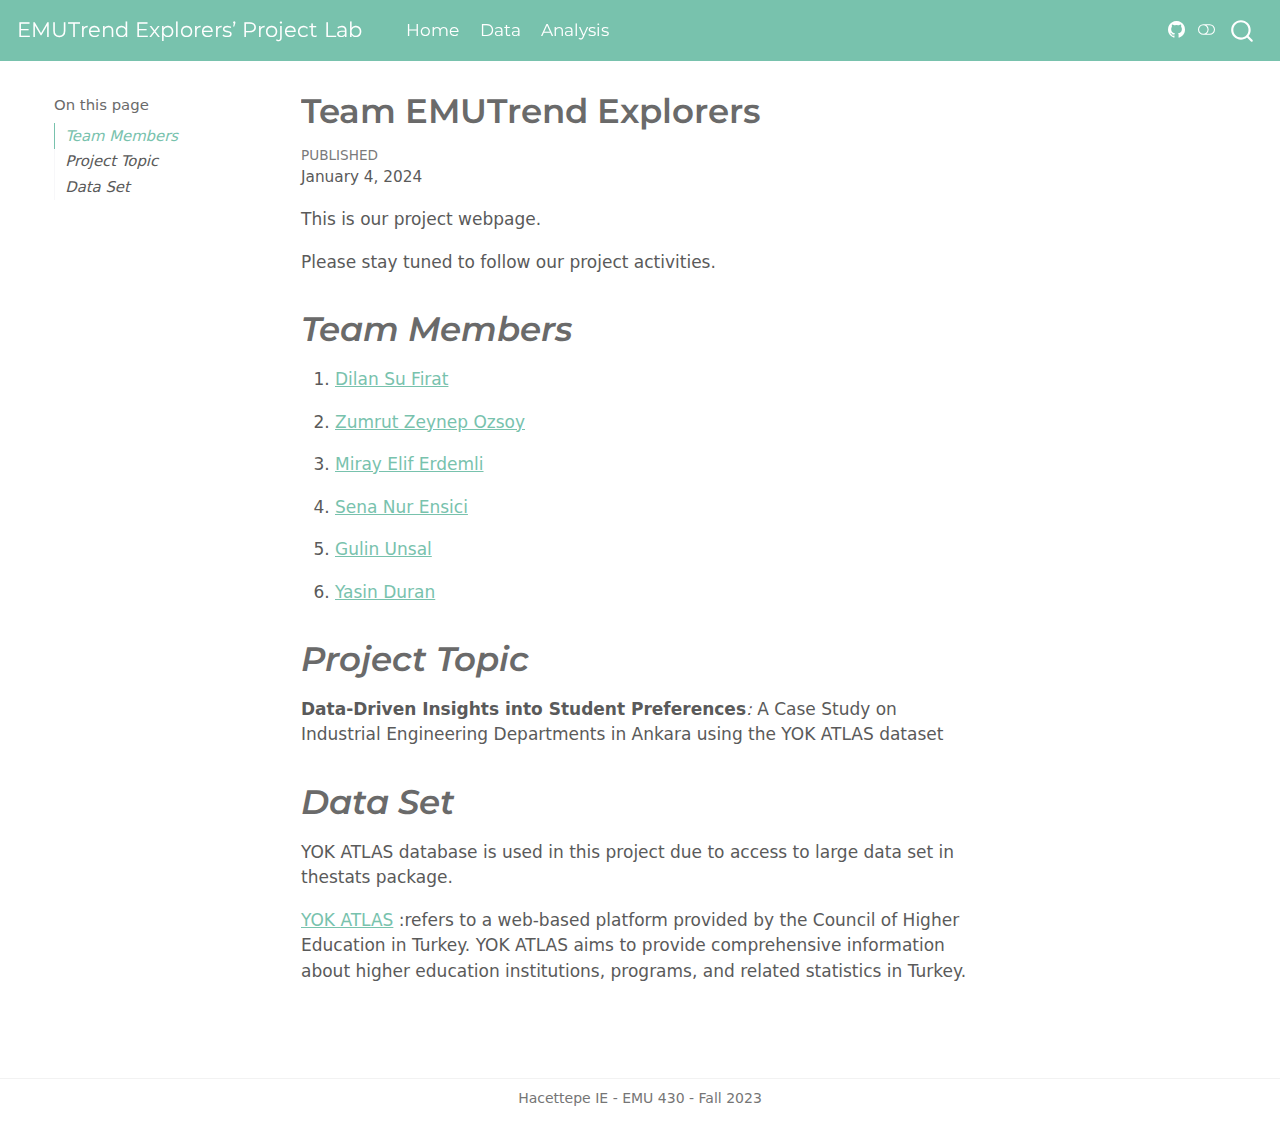
<file: docs/indexof_Emu430.html>
<!DOCTYPE html>
<html xmlns="http://www.w3.org/1999/xhtml" lang="en" xml:lang="en"><head>

<meta charset="utf-8">
<meta name="generator" content="quarto-1.3.450">

<meta name="viewport" content="width=device-width, initial-scale=1.0, user-scalable=yes">

<meta name="dcterms.date" content="2024-01-04">

<title>EMUTrend Explorers’ Project Lab - Team EMUTrend Explorers</title>
<style>
code{white-space: pre-wrap;}
span.smallcaps{font-variant: small-caps;}
div.columns{display: flex; gap: min(4vw, 1.5em);}
div.column{flex: auto; overflow-x: auto;}
div.hanging-indent{margin-left: 1.5em; text-indent: -1.5em;}
ul.task-list{list-style: none;}
ul.task-list li input[type="checkbox"] {
  width: 0.8em;
  margin: 0 0.8em 0.2em -1em; /* quarto-specific, see https://github.com/quarto-dev/quarto-cli/issues/4556 */ 
  vertical-align: middle;
}
</style>


<script src="site_libs/quarto-nav/quarto-nav.js"></script>
<script src="site_libs/quarto-nav/headroom.min.js"></script>
<script src="site_libs/clipboard/clipboard.min.js"></script>
<script src="site_libs/quarto-search/autocomplete.umd.js"></script>
<script src="site_libs/quarto-search/fuse.min.js"></script>
<script src="site_libs/quarto-search/quarto-search.js"></script>
<meta name="quarto:offset" content="./">
<script src="site_libs/quarto-html/quarto.js"></script>
<script src="site_libs/quarto-html/popper.min.js"></script>
<script src="site_libs/quarto-html/tippy.umd.min.js"></script>
<script src="site_libs/quarto-html/anchor.min.js"></script>
<link href="site_libs/quarto-html/tippy.css" rel="stylesheet">
<link href="site_libs/quarto-html/quarto-syntax-highlighting.css" rel="stylesheet" class="quarto-color-scheme" id="quarto-text-highlighting-styles">
<link href="site_libs/quarto-html/quarto-syntax-highlighting-dark.css" rel="prefetch" class="quarto-color-scheme quarto-color-alternate" id="quarto-text-highlighting-styles">
<script src="site_libs/bootstrap/bootstrap.min.js"></script>
<link href="site_libs/bootstrap/bootstrap-icons.css" rel="stylesheet">
<link href="site_libs/bootstrap/bootstrap.min.css" rel="stylesheet" class="quarto-color-scheme" id="quarto-bootstrap" data-mode="light">
<link href="site_libs/bootstrap/bootstrap-dark.min.css" rel="prefetch" class="quarto-color-scheme quarto-color-alternate" id="quarto-bootstrap" data-mode="dark">
<script id="quarto-search-options" type="application/json">{
  "location": "navbar",
  "copy-button": false,
  "collapse-after": 3,
  "panel-placement": "end",
  "type": "overlay",
  "limit": 20,
  "language": {
    "search-no-results-text": "No results",
    "search-matching-documents-text": "matching documents",
    "search-copy-link-title": "Copy link to search",
    "search-hide-matches-text": "Hide additional matches",
    "search-more-match-text": "more match in this document",
    "search-more-matches-text": "more matches in this document",
    "search-clear-button-title": "Clear",
    "search-detached-cancel-button-title": "Cancel",
    "search-submit-button-title": "Submit",
    "search-label": "Search"
  }
}</script>


<link rel="stylesheet" href="styles.css">
</head>

<body class="floating nav-fixed">

<div id="quarto-search-results"></div>
  <header id="quarto-header" class="headroom fixed-top">
    <nav class="navbar navbar-expand-lg navbar-dark ">
      <div class="navbar-container container-fluid">
      <div class="navbar-brand-container">
    <a class="navbar-brand" href="./index.html">
    <span class="navbar-title">EMUTrend Explorers’ Project Lab</span>
    </a>
  </div>
            <div id="quarto-search" class="" title="Search"></div>
          <button class="navbar-toggler" type="button" data-bs-toggle="collapse" data-bs-target="#navbarCollapse" aria-controls="navbarCollapse" aria-expanded="false" aria-label="Toggle navigation" onclick="if (window.quartoToggleHeadroom) { window.quartoToggleHeadroom(); }">
  <span class="navbar-toggler-icon"></span>
</button>
          <div class="collapse navbar-collapse" id="navbarCollapse">
            <ul class="navbar-nav navbar-nav-scroll me-auto">
  <li class="nav-item">
    <a class="nav-link" href="./index.html" rel="" target="">
 <span class="menu-text">Home</span></a>
  </li>  
  <li class="nav-item">
    <a class="nav-link" href="./data.html" rel="" target="">
 <span class="menu-text">Data</span></a>
  </li>  
  <li class="nav-item">
    <a class="nav-link" href="./analysis.html" rel="" target="">
 <span class="menu-text">Analysis</span></a>
  </li>  
</ul>
            <div class="quarto-navbar-tools ms-auto">
    <a href="https://github.com/emu-hacettepe-analytics/emu430-fall2023-team-emutrend_explorers" rel="" title="" class="quarto-navigation-tool px-1" aria-label=""><i class="bi bi-github"></i></a>
  <a href="" class="quarto-color-scheme-toggle quarto-navigation-tool  px-1" onclick="window.quartoToggleColorScheme(); return false;" title="Toggle dark mode"><i class="bi"></i></a>
</div>
          </div> <!-- /navcollapse -->
      </div> <!-- /container-fluid -->
    </nav>
</header>
<!-- content -->
<div id="quarto-content" class="quarto-container page-columns page-rows-contents page-layout-article page-navbar">
<!-- sidebar -->
  <nav id="quarto-sidebar" class="sidebar collapse collapse-horizontal sidebar-navigation floating overflow-auto">
    <nav id="TOC" role="doc-toc" class="toc-active">
    <h2 id="toc-title">On this page</h2>
   
  <ul>
  <li><a href="#team-members" id="toc-team-members" class="nav-link active" data-scroll-target="#team-members"><em>Team Members</em></a></li>
  <li><a href="#project-topic" id="toc-project-topic" class="nav-link" data-scroll-target="#project-topic"><em>Project Topic</em></a></li>
  <li><a href="#data-set" id="toc-data-set" class="nav-link" data-scroll-target="#data-set"><em>Data Set</em></a></li>
  </ul>
</nav>
</nav>
<div id="quarto-sidebar-glass" data-bs-toggle="collapse" data-bs-target="#quarto-sidebar,#quarto-sidebar-glass"></div>
<!-- margin-sidebar -->
    <div id="quarto-margin-sidebar" class="sidebar margin-sidebar">
    </div>
<!-- main -->
<main class="content" id="quarto-document-content">

<header id="title-block-header" class="quarto-title-block default">
<div class="quarto-title">
<h1 class="title">Team EMUTrend Explorers</h1>
</div>



<div class="quarto-title-meta">

    
    <div>
    <div class="quarto-title-meta-heading">Published</div>
    <div class="quarto-title-meta-contents">
      <p class="date">January 4, 2024</p>
    </div>
  </div>
  
    
  </div>
  

</header>

<p>This is our project webpage.</p>
<p>Please stay tuned to follow our project activities.</p>
<section id="team-members" class="level1">
<h1><em>Team Members</em></h1>
<ol type="1">
<li><p><a href="https://emu-hacettepe-analytics.github.io/emu430-fall2023-sufirat/">Dilan Su Firat</a></p></li>
<li><p><a href="https://emu-hacettepe-analytics.github.io/emu430-fall2023-zzeynepo/">Zumrut Zeynep Ozsoy</a></p></li>
<li><p><a href="https://emu-hacettepe-analytics.github.io/emu430-fall2023-MirayElifErdemli/">Miray Elif Erdemli</a></p></li>
<li><p><a href="https://emu-hacettepe-analytics.github.io/emu430-fall2023-ensici/">Sena Nur Ensici</a></p></li>
<li><p><a href="https://emu-hacettepe-analytics.github.io/emu430-fall2023-gulinunsal/">Gulin Unsal</a></p></li>
<li><p><a href="https://emu-hacettepe-analytics.github.io/emu430-fall2023-Yasinduran2200469822/">Yasin Duran</a></p></li>
</ol>
</section>
<section id="project-topic" class="level1">
<h1><em>Project Topic</em></h1>
<p><strong>Data-Driven Insights into Student Preferences</strong><em>:</em> A Case Study on Industrial Engineering Departments in Ankara using the YOK ATLAS dataset</p>
</section>
<section id="data-set" class="level1">
<h1><em>Data Set</em></h1>
<p>YOK ATLAS database is used in this project due to access to large data set in thestats package.</p>
<p><a href="https://yokatlas.yok.gov.tr/">YOK ATLAS</a> :refers to a web-based platform provided by the Council of Higher Education in Turkey. YOK ATLAS aims to provide comprehensive information about higher education institutions, programs, and related statistics in Turkey.</p>


</section>

<a onclick="window.scrollTo(0, 0); return false;" role="button" id="quarto-back-to-top"><i class="bi bi-arrow-up"></i> Back to top</a></main> <!-- /main -->
<script id="quarto-html-after-body" type="application/javascript">
window.document.addEventListener("DOMContentLoaded", function (event) {
  const toggleBodyColorMode = (bsSheetEl) => {
    const mode = bsSheetEl.getAttribute("data-mode");
    const bodyEl = window.document.querySelector("body");
    if (mode === "dark") {
      bodyEl.classList.add("quarto-dark");
      bodyEl.classList.remove("quarto-light");
    } else {
      bodyEl.classList.add("quarto-light");
      bodyEl.classList.remove("quarto-dark");
    }
  }
  const toggleBodyColorPrimary = () => {
    const bsSheetEl = window.document.querySelector("link#quarto-bootstrap");
    if (bsSheetEl) {
      toggleBodyColorMode(bsSheetEl);
    }
  }
  toggleBodyColorPrimary();  
  const disableStylesheet = (stylesheets) => {
    for (let i=0; i < stylesheets.length; i++) {
      const stylesheet = stylesheets[i];
      stylesheet.rel = 'prefetch';
    }
  }
  const enableStylesheet = (stylesheets) => {
    for (let i=0; i < stylesheets.length; i++) {
      const stylesheet = stylesheets[i];
      stylesheet.rel = 'stylesheet';
    }
  }
  const manageTransitions = (selector, allowTransitions) => {
    const els = window.document.querySelectorAll(selector);
    for (let i=0; i < els.length; i++) {
      const el = els[i];
      if (allowTransitions) {
        el.classList.remove('notransition');
      } else {
        el.classList.add('notransition');
      }
    }
  }
  const toggleColorMode = (alternate) => {
    // Switch the stylesheets
    const alternateStylesheets = window.document.querySelectorAll('link.quarto-color-scheme.quarto-color-alternate');
    manageTransitions('#quarto-margin-sidebar .nav-link', false);
    if (alternate) {
      enableStylesheet(alternateStylesheets);
      for (const sheetNode of alternateStylesheets) {
        if (sheetNode.id === "quarto-bootstrap") {
          toggleBodyColorMode(sheetNode);
        }
      }
    } else {
      disableStylesheet(alternateStylesheets);
      toggleBodyColorPrimary();
    }
    manageTransitions('#quarto-margin-sidebar .nav-link', true);
    // Switch the toggles
    const toggles = window.document.querySelectorAll('.quarto-color-scheme-toggle');
    for (let i=0; i < toggles.length; i++) {
      const toggle = toggles[i];
      if (toggle) {
        if (alternate) {
          toggle.classList.add("alternate");     
        } else {
          toggle.classList.remove("alternate");
        }
      }
    }
    // Hack to workaround the fact that safari doesn't
    // properly recolor the scrollbar when toggling (#1455)
    if (navigator.userAgent.indexOf('Safari') > 0 && navigator.userAgent.indexOf('Chrome') == -1) {
      manageTransitions("body", false);
      window.scrollTo(0, 1);
      setTimeout(() => {
        window.scrollTo(0, 0);
        manageTransitions("body", true);
      }, 40);  
    }
  }
  const isFileUrl = () => { 
    return window.location.protocol === 'file:';
  }
  const hasAlternateSentinel = () => {  
    let styleSentinel = getColorSchemeSentinel();
    if (styleSentinel !== null) {
      return styleSentinel === "alternate";
    } else {
      return false;
    }
  }
  const setStyleSentinel = (alternate) => {
    const value = alternate ? "alternate" : "default";
    if (!isFileUrl()) {
      window.localStorage.setItem("quarto-color-scheme", value);
    } else {
      localAlternateSentinel = value;
    }
  }
  const getColorSchemeSentinel = () => {
    if (!isFileUrl()) {
      const storageValue = window.localStorage.getItem("quarto-color-scheme");
      return storageValue != null ? storageValue : localAlternateSentinel;
    } else {
      return localAlternateSentinel;
    }
  }
  let localAlternateSentinel = 'default';
  // Dark / light mode switch
  window.quartoToggleColorScheme = () => {
    // Read the current dark / light value 
    let toAlternate = !hasAlternateSentinel();
    toggleColorMode(toAlternate);
    setStyleSentinel(toAlternate);
  };
  // Ensure there is a toggle, if there isn't float one in the top right
  if (window.document.querySelector('.quarto-color-scheme-toggle') === null) {
    const a = window.document.createElement('a');
    a.classList.add('top-right');
    a.classList.add('quarto-color-scheme-toggle');
    a.href = "";
    a.onclick = function() { try { window.quartoToggleColorScheme(); } catch {} return false; };
    const i = window.document.createElement("i");
    i.classList.add('bi');
    a.appendChild(i);
    window.document.body.appendChild(a);
  }
  // Switch to dark mode if need be
  if (hasAlternateSentinel()) {
    toggleColorMode(true);
  } else {
    toggleColorMode(false);
  }
  const icon = "";
  const anchorJS = new window.AnchorJS();
  anchorJS.options = {
    placement: 'right',
    icon: icon
  };
  anchorJS.add('.anchored');
  const isCodeAnnotation = (el) => {
    for (const clz of el.classList) {
      if (clz.startsWith('code-annotation-')) {                     
        return true;
      }
    }
    return false;
  }
  const clipboard = new window.ClipboardJS('.code-copy-button', {
    text: function(trigger) {
      const codeEl = trigger.previousElementSibling.cloneNode(true);
      for (const childEl of codeEl.children) {
        if (isCodeAnnotation(childEl)) {
          childEl.remove();
        }
      }
      return codeEl.innerText;
    }
  });
  clipboard.on('success', function(e) {
    // button target
    const button = e.trigger;
    // don't keep focus
    button.blur();
    // flash "checked"
    button.classList.add('code-copy-button-checked');
    var currentTitle = button.getAttribute("title");
    button.setAttribute("title", "Copied!");
    let tooltip;
    if (window.bootstrap) {
      button.setAttribute("data-bs-toggle", "tooltip");
      button.setAttribute("data-bs-placement", "left");
      button.setAttribute("data-bs-title", "Copied!");
      tooltip = new bootstrap.Tooltip(button, 
        { trigger: "manual", 
          customClass: "code-copy-button-tooltip",
          offset: [0, -8]});
      tooltip.show();    
    }
    setTimeout(function() {
      if (tooltip) {
        tooltip.hide();
        button.removeAttribute("data-bs-title");
        button.removeAttribute("data-bs-toggle");
        button.removeAttribute("data-bs-placement");
      }
      button.setAttribute("title", currentTitle);
      button.classList.remove('code-copy-button-checked');
    }, 1000);
    // clear code selection
    e.clearSelection();
  });
  function tippyHover(el, contentFn) {
    const config = {
      allowHTML: true,
      content: contentFn,
      maxWidth: 500,
      delay: 100,
      arrow: false,
      appendTo: function(el) {
          return el.parentElement;
      },
      interactive: true,
      interactiveBorder: 10,
      theme: 'quarto',
      placement: 'bottom-start'
    };
    window.tippy(el, config); 
  }
  const noterefs = window.document.querySelectorAll('a[role="doc-noteref"]');
  for (var i=0; i<noterefs.length; i++) {
    const ref = noterefs[i];
    tippyHover(ref, function() {
      // use id or data attribute instead here
      let href = ref.getAttribute('data-footnote-href') || ref.getAttribute('href');
      try { href = new URL(href).hash; } catch {}
      const id = href.replace(/^#\/?/, "");
      const note = window.document.getElementById(id);
      return note.innerHTML;
    });
  }
      let selectedAnnoteEl;
      const selectorForAnnotation = ( cell, annotation) => {
        let cellAttr = 'data-code-cell="' + cell + '"';
        let lineAttr = 'data-code-annotation="' +  annotation + '"';
        const selector = 'span[' + cellAttr + '][' + lineAttr + ']';
        return selector;
      }
      const selectCodeLines = (annoteEl) => {
        const doc = window.document;
        const targetCell = annoteEl.getAttribute("data-target-cell");
        const targetAnnotation = annoteEl.getAttribute("data-target-annotation");
        const annoteSpan = window.document.querySelector(selectorForAnnotation(targetCell, targetAnnotation));
        const lines = annoteSpan.getAttribute("data-code-lines").split(",");
        const lineIds = lines.map((line) => {
          return targetCell + "-" + line;
        })
        let top = null;
        let height = null;
        let parent = null;
        if (lineIds.length > 0) {
            //compute the position of the single el (top and bottom and make a div)
            const el = window.document.getElementById(lineIds[0]);
            top = el.offsetTop;
            height = el.offsetHeight;
            parent = el.parentElement.parentElement;
          if (lineIds.length > 1) {
            const lastEl = window.document.getElementById(lineIds[lineIds.length - 1]);
            const bottom = lastEl.offsetTop + lastEl.offsetHeight;
            height = bottom - top;
          }
          if (top !== null && height !== null && parent !== null) {
            // cook up a div (if necessary) and position it 
            let div = window.document.getElementById("code-annotation-line-highlight");
            if (div === null) {
              div = window.document.createElement("div");
              div.setAttribute("id", "code-annotation-line-highlight");
              div.style.position = 'absolute';
              parent.appendChild(div);
            }
            div.style.top = top - 2 + "px";
            div.style.height = height + 4 + "px";
            let gutterDiv = window.document.getElementById("code-annotation-line-highlight-gutter");
            if (gutterDiv === null) {
              gutterDiv = window.document.createElement("div");
              gutterDiv.setAttribute("id", "code-annotation-line-highlight-gutter");
              gutterDiv.style.position = 'absolute';
              const codeCell = window.document.getElementById(targetCell);
              const gutter = codeCell.querySelector('.code-annotation-gutter');
              gutter.appendChild(gutterDiv);
            }
            gutterDiv.style.top = top - 2 + "px";
            gutterDiv.style.height = height + 4 + "px";
          }
          selectedAnnoteEl = annoteEl;
        }
      };
      const unselectCodeLines = () => {
        const elementsIds = ["code-annotation-line-highlight", "code-annotation-line-highlight-gutter"];
        elementsIds.forEach((elId) => {
          const div = window.document.getElementById(elId);
          if (div) {
            div.remove();
          }
        });
        selectedAnnoteEl = undefined;
      };
      // Attach click handler to the DT
      const annoteDls = window.document.querySelectorAll('dt[data-target-cell]');
      for (const annoteDlNode of annoteDls) {
        annoteDlNode.addEventListener('click', (event) => {
          const clickedEl = event.target;
          if (clickedEl !== selectedAnnoteEl) {
            unselectCodeLines();
            const activeEl = window.document.querySelector('dt[data-target-cell].code-annotation-active');
            if (activeEl) {
              activeEl.classList.remove('code-annotation-active');
            }
            selectCodeLines(clickedEl);
            clickedEl.classList.add('code-annotation-active');
          } else {
            // Unselect the line
            unselectCodeLines();
            clickedEl.classList.remove('code-annotation-active');
          }
        });
      }
  const findCites = (el) => {
    const parentEl = el.parentElement;
    if (parentEl) {
      const cites = parentEl.dataset.cites;
      if (cites) {
        return {
          el,
          cites: cites.split(' ')
        };
      } else {
        return findCites(el.parentElement)
      }
    } else {
      return undefined;
    }
  };
  var bibliorefs = window.document.querySelectorAll('a[role="doc-biblioref"]');
  for (var i=0; i<bibliorefs.length; i++) {
    const ref = bibliorefs[i];
    const citeInfo = findCites(ref);
    if (citeInfo) {
      tippyHover(citeInfo.el, function() {
        var popup = window.document.createElement('div');
        citeInfo.cites.forEach(function(cite) {
          var citeDiv = window.document.createElement('div');
          citeDiv.classList.add('hanging-indent');
          citeDiv.classList.add('csl-entry');
          var biblioDiv = window.document.getElementById('ref-' + cite);
          if (biblioDiv) {
            citeDiv.innerHTML = biblioDiv.innerHTML;
          }
          popup.appendChild(citeDiv);
        });
        return popup.innerHTML;
      });
    }
  }
});
</script>
</div> <!-- /content -->
<footer class="footer">
  <div class="nav-footer">
    <div class="nav-footer-left">
      &nbsp;
    </div>   
    <div class="nav-footer-center">Hacettepe IE - EMU 430 - Fall 2023</div>
    <div class="nav-footer-right">
      &nbsp;
    </div>
  </div>
</footer>



</body></html>
</file>
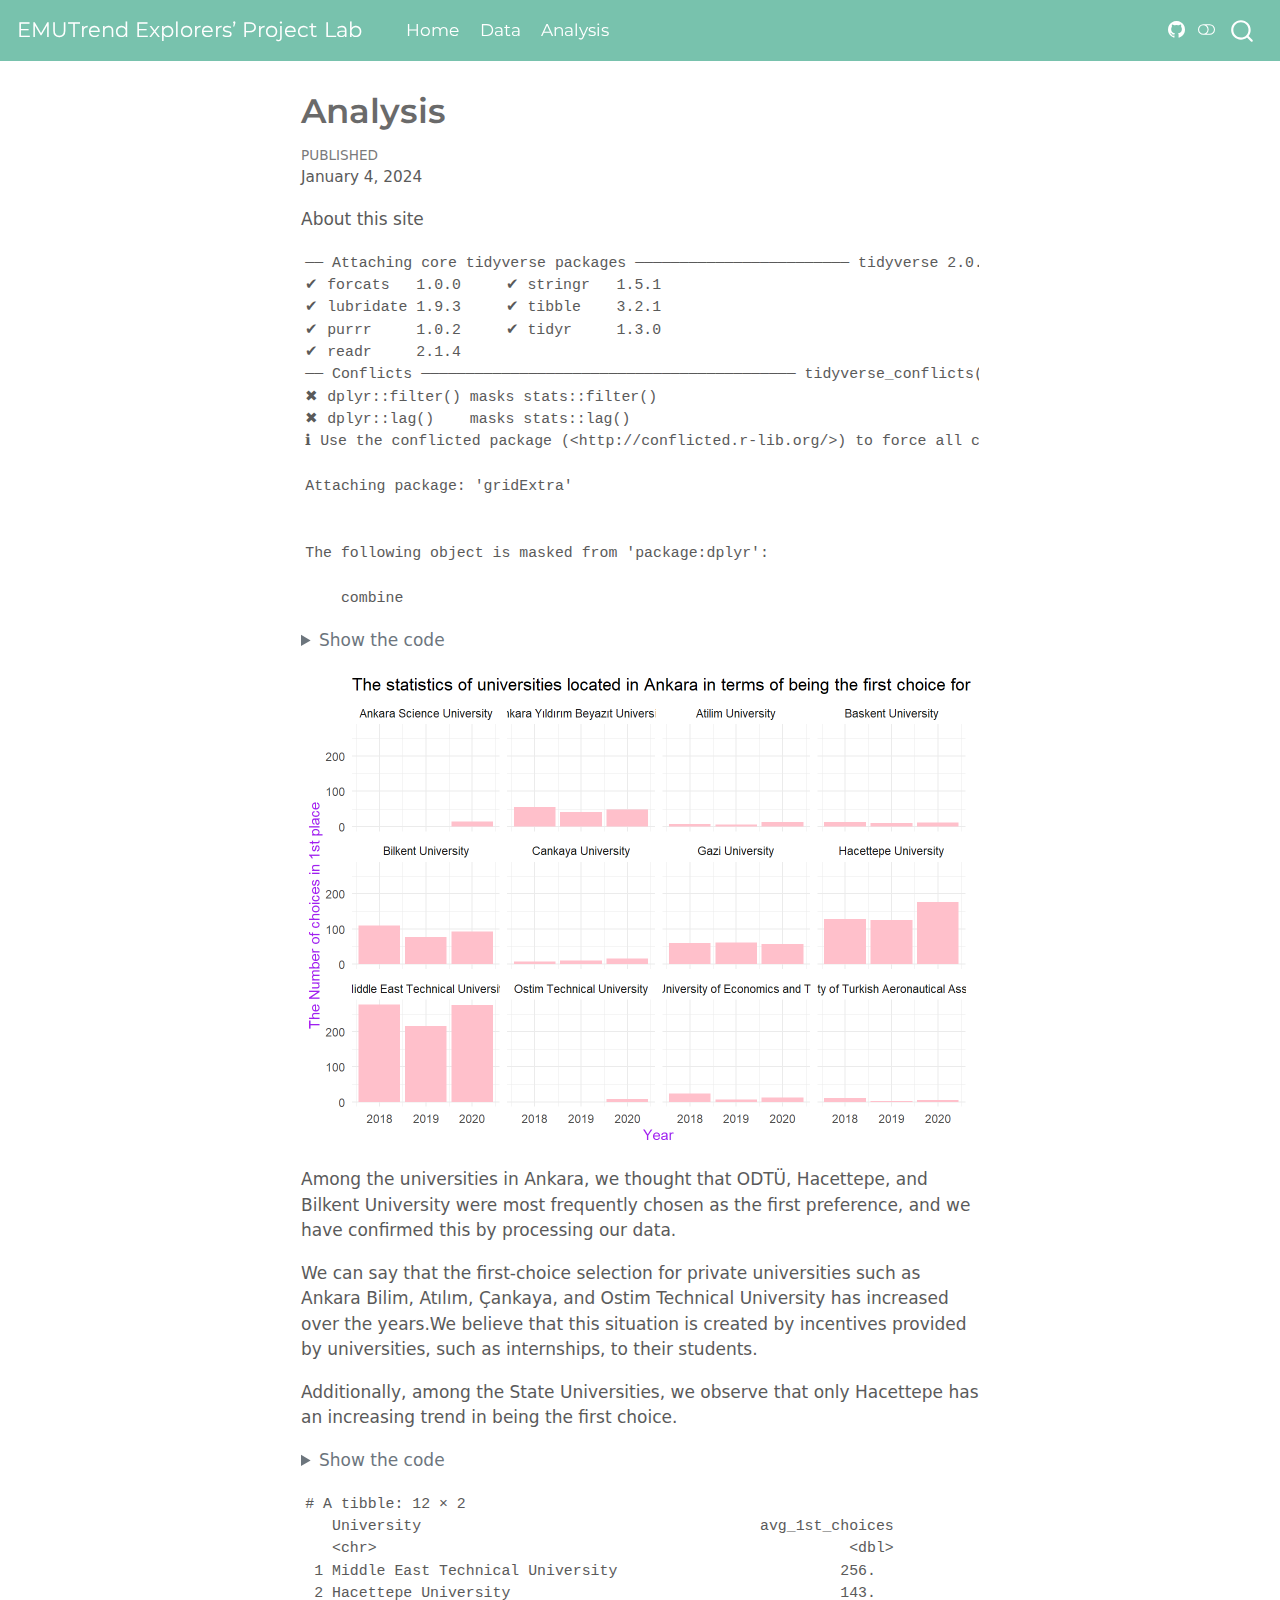
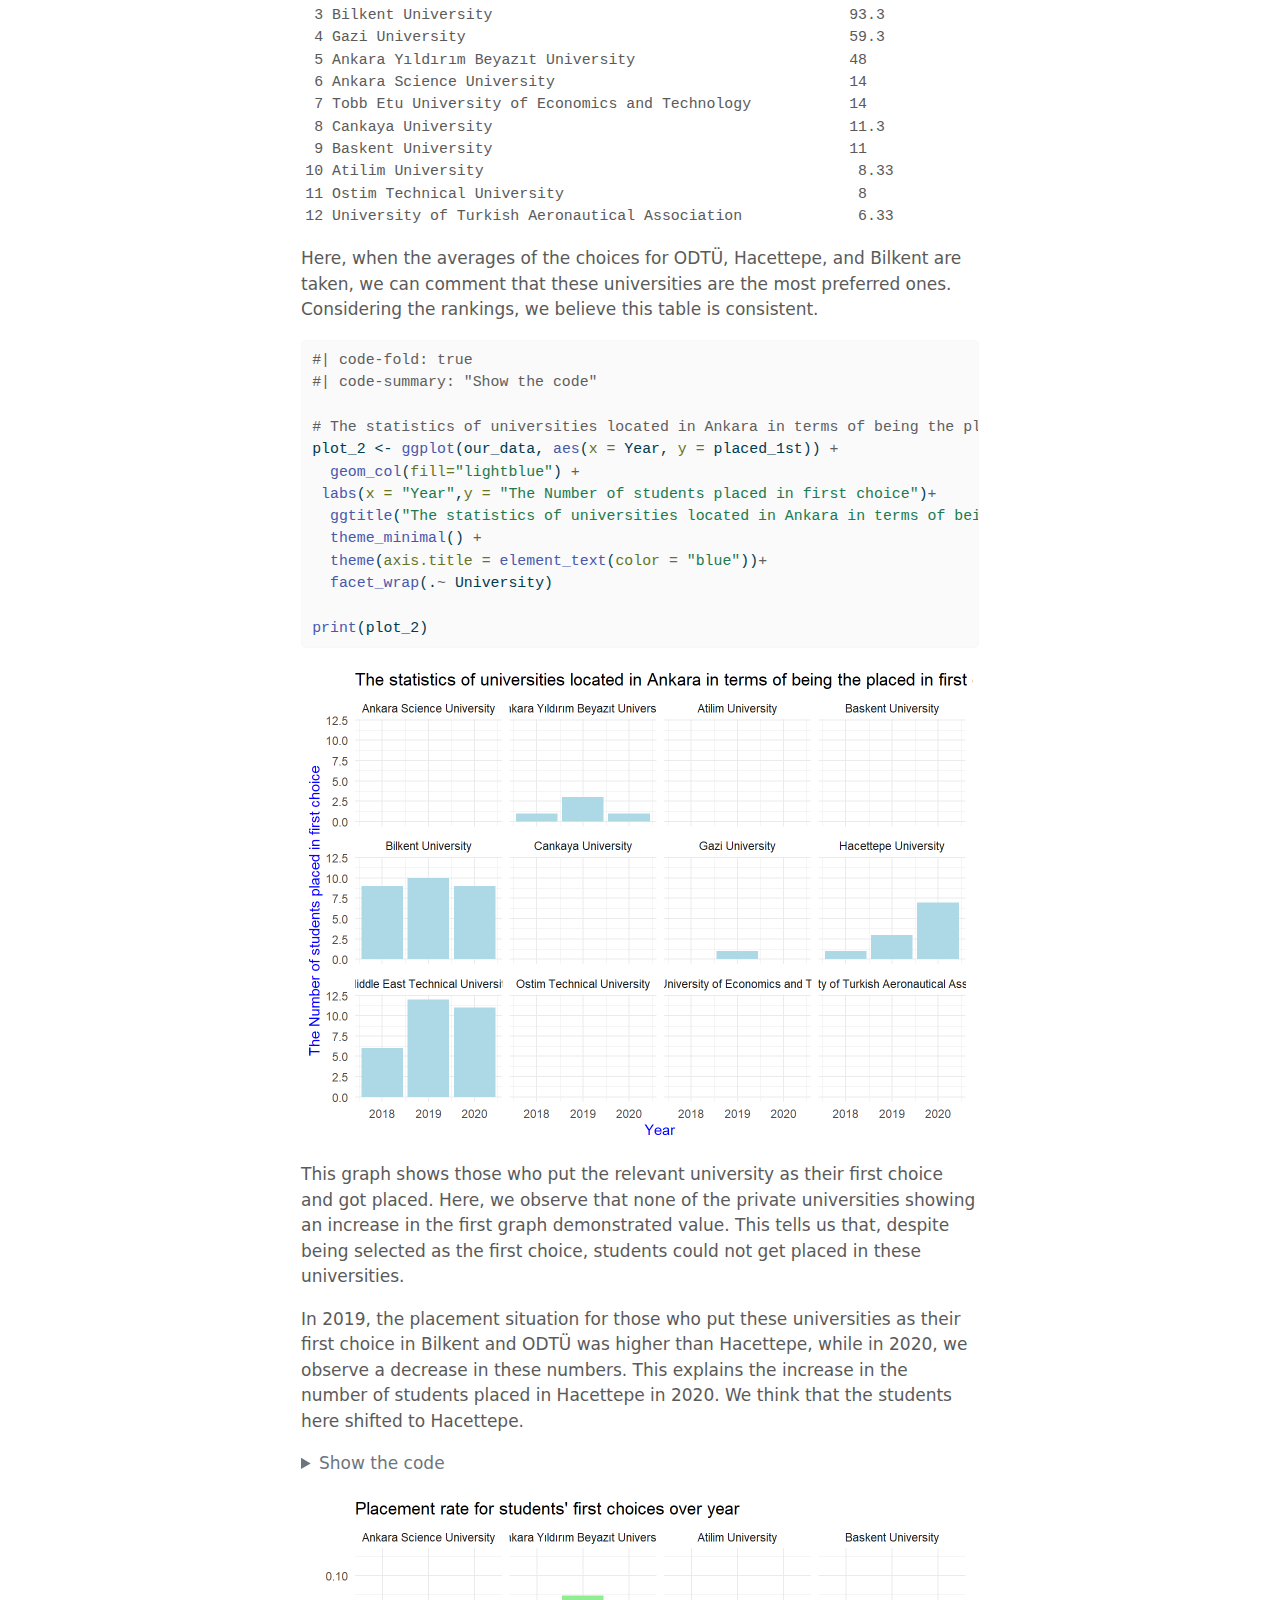
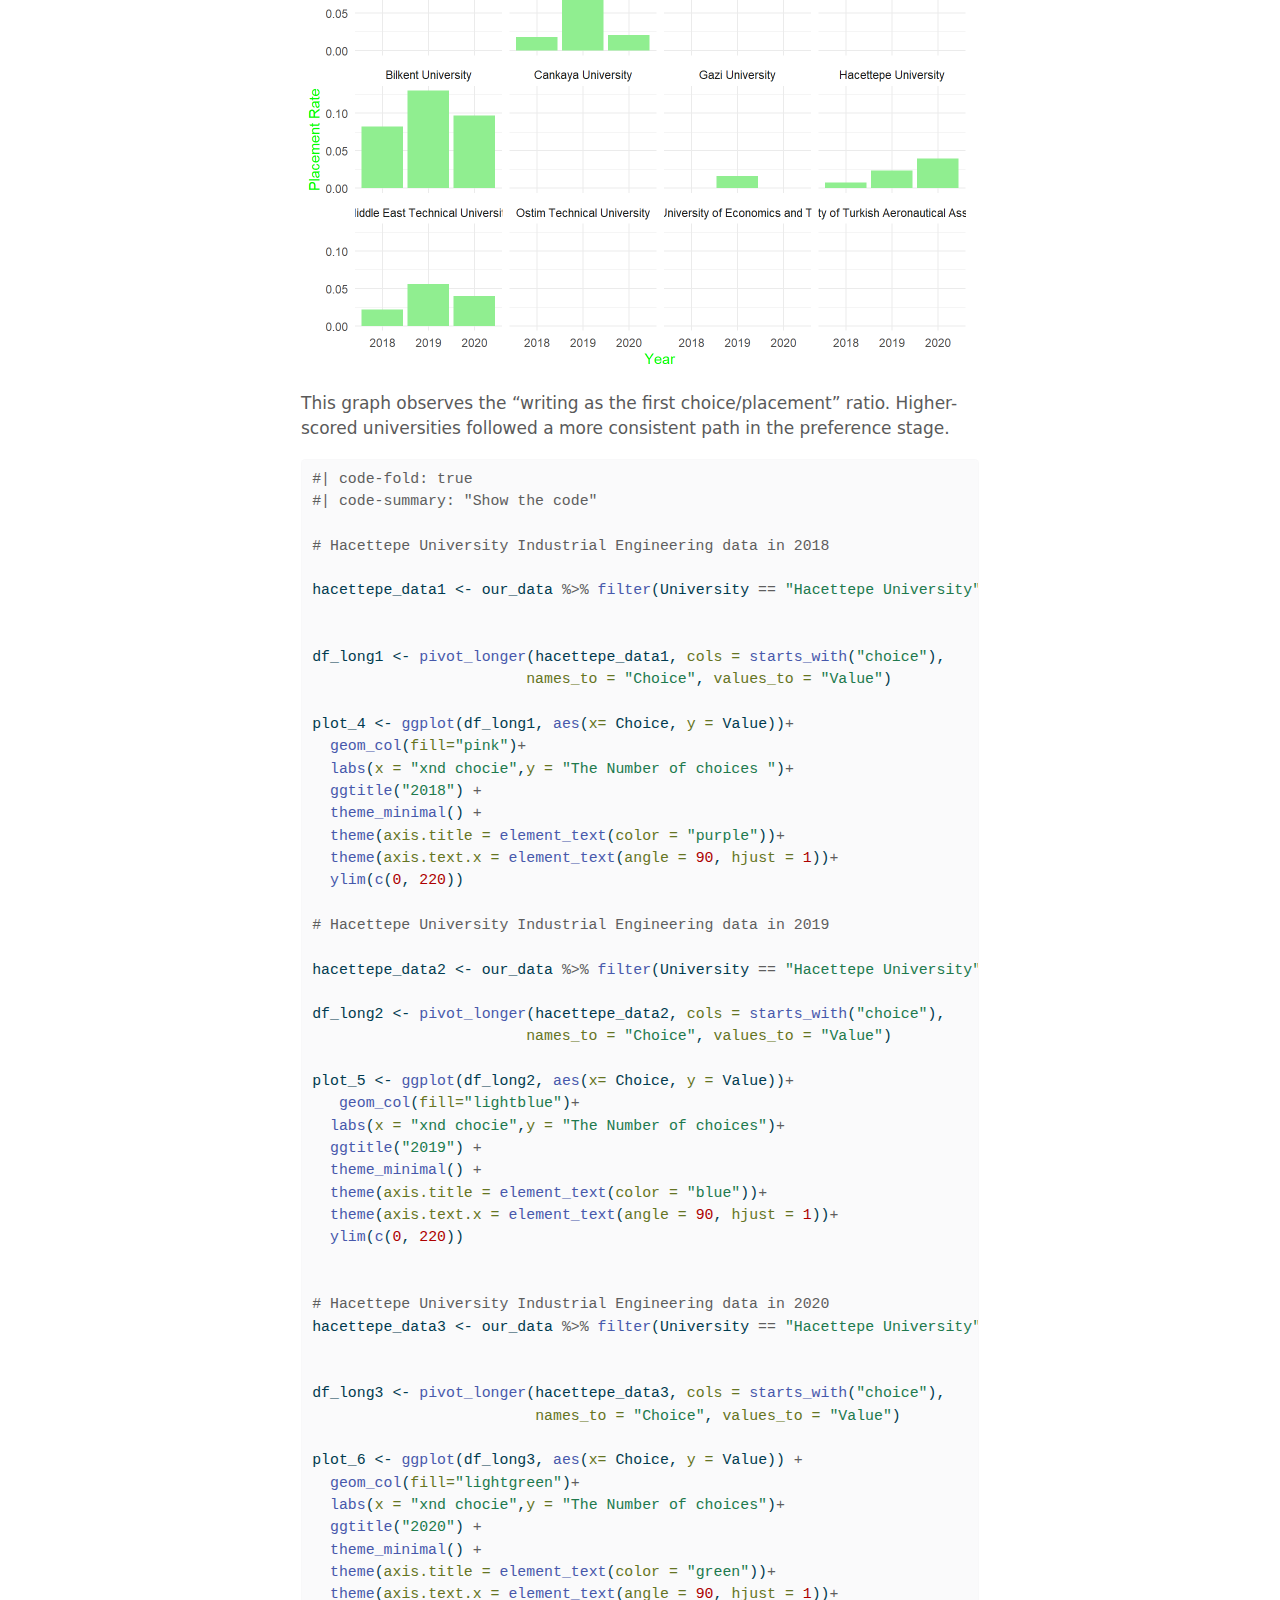
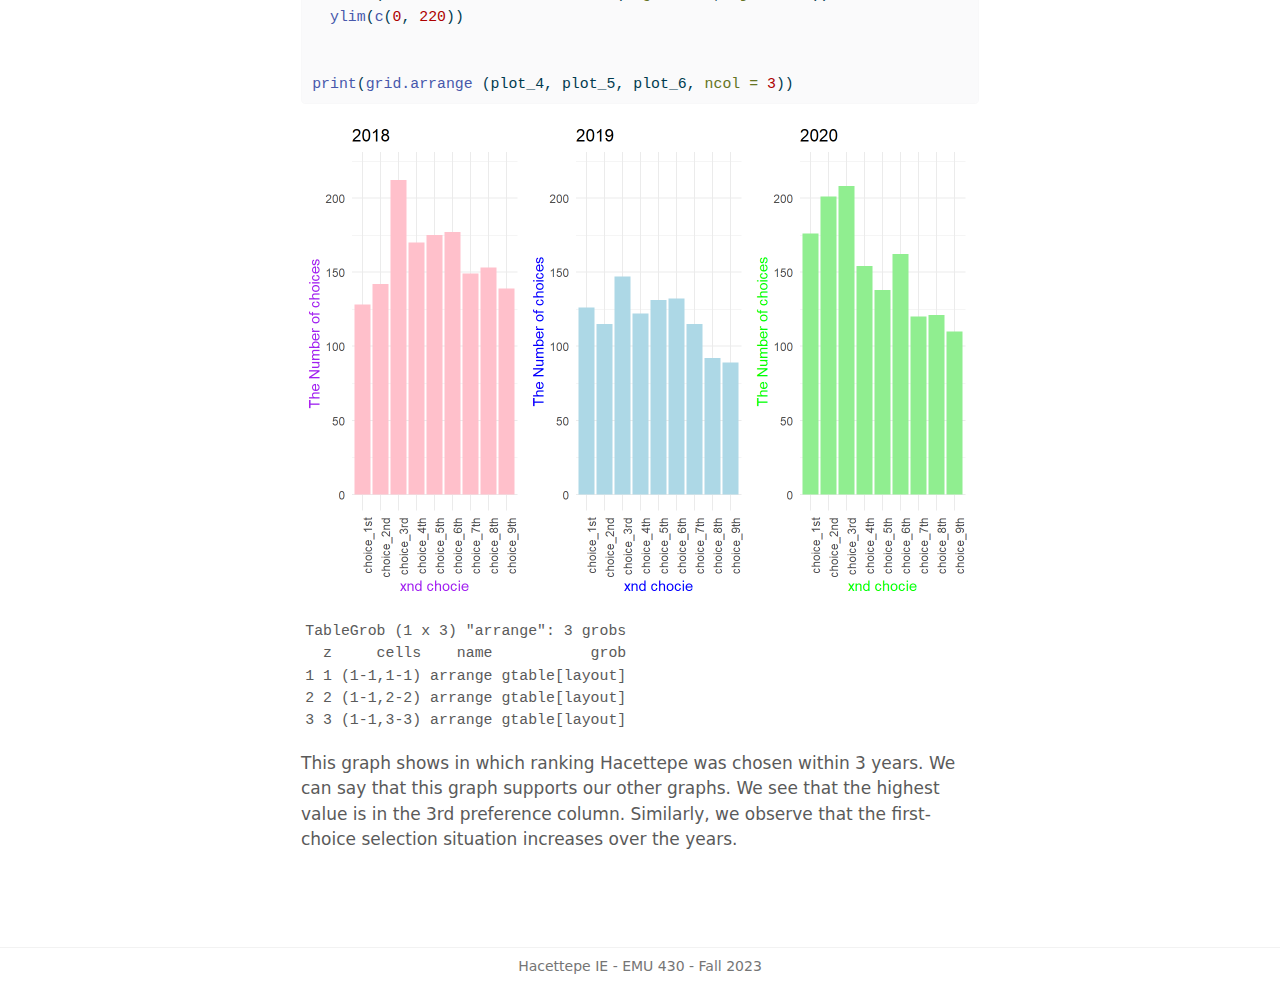
<file: docs/presentationof_Emu430.html>
<!DOCTYPE html>
<html xmlns="http://www.w3.org/1999/xhtml" lang="en" xml:lang="en"><head>

<meta charset="utf-8">
<meta name="generator" content="quarto-1.3.450">

<meta name="viewport" content="width=device-width, initial-scale=1.0, user-scalable=yes">

<meta name="dcterms.date" content="2024-01-04">

<title>EMUTrend Explorers’ Project Lab - Analysis</title>
<style>
code{white-space: pre-wrap;}
span.smallcaps{font-variant: small-caps;}
div.columns{display: flex; gap: min(4vw, 1.5em);}
div.column{flex: auto; overflow-x: auto;}
div.hanging-indent{margin-left: 1.5em; text-indent: -1.5em;}
ul.task-list{list-style: none;}
ul.task-list li input[type="checkbox"] {
  width: 0.8em;
  margin: 0 0.8em 0.2em -1em; /* quarto-specific, see https://github.com/quarto-dev/quarto-cli/issues/4556 */ 
  vertical-align: middle;
}
/* CSS for syntax highlighting */
pre > code.sourceCode { white-space: pre; position: relative; }
pre > code.sourceCode > span { display: inline-block; line-height: 1.25; }
pre > code.sourceCode > span:empty { height: 1.2em; }
.sourceCode { overflow: visible; }
code.sourceCode > span { color: inherit; text-decoration: inherit; }
div.sourceCode { margin: 1em 0; }
pre.sourceCode { margin: 0; }
@media screen {
div.sourceCode { overflow: auto; }
}
@media print {
pre > code.sourceCode { white-space: pre-wrap; }
pre > code.sourceCode > span { text-indent: -5em; padding-left: 5em; }
}
pre.numberSource code
  { counter-reset: source-line 0; }
pre.numberSource code > span
  { position: relative; left: -4em; counter-increment: source-line; }
pre.numberSource code > span > a:first-child::before
  { content: counter(source-line);
    position: relative; left: -1em; text-align: right; vertical-align: baseline;
    border: none; display: inline-block;
    -webkit-touch-callout: none; -webkit-user-select: none;
    -khtml-user-select: none; -moz-user-select: none;
    -ms-user-select: none; user-select: none;
    padding: 0 4px; width: 4em;
  }
pre.numberSource { margin-left: 3em;  padding-left: 4px; }
div.sourceCode
  {   }
@media screen {
pre > code.sourceCode > span > a:first-child::before { text-decoration: underline; }
}
</style>


<script src="site_libs/quarto-nav/quarto-nav.js"></script>
<script src="site_libs/quarto-nav/headroom.min.js"></script>
<script src="site_libs/clipboard/clipboard.min.js"></script>
<script src="site_libs/quarto-search/autocomplete.umd.js"></script>
<script src="site_libs/quarto-search/fuse.min.js"></script>
<script src="site_libs/quarto-search/quarto-search.js"></script>
<meta name="quarto:offset" content="./">
<script src="site_libs/quarto-html/quarto.js"></script>
<script src="site_libs/quarto-html/popper.min.js"></script>
<script src="site_libs/quarto-html/tippy.umd.min.js"></script>
<script src="site_libs/quarto-html/anchor.min.js"></script>
<link href="site_libs/quarto-html/tippy.css" rel="stylesheet">
<link href="site_libs/quarto-html/quarto-syntax-highlighting.css" rel="stylesheet" class="quarto-color-scheme" id="quarto-text-highlighting-styles">
<link href="site_libs/quarto-html/quarto-syntax-highlighting-dark.css" rel="prefetch" class="quarto-color-scheme quarto-color-alternate" id="quarto-text-highlighting-styles">
<script src="site_libs/bootstrap/bootstrap.min.js"></script>
<link href="site_libs/bootstrap/bootstrap-icons.css" rel="stylesheet">
<link href="site_libs/bootstrap/bootstrap.min.css" rel="stylesheet" class="quarto-color-scheme" id="quarto-bootstrap" data-mode="light">
<link href="site_libs/bootstrap/bootstrap-dark.min.css" rel="prefetch" class="quarto-color-scheme quarto-color-alternate" id="quarto-bootstrap" data-mode="dark">
<script id="quarto-search-options" type="application/json">{
  "location": "navbar",
  "copy-button": false,
  "collapse-after": 3,
  "panel-placement": "end",
  "type": "overlay",
  "limit": 20,
  "language": {
    "search-no-results-text": "No results",
    "search-matching-documents-text": "matching documents",
    "search-copy-link-title": "Copy link to search",
    "search-hide-matches-text": "Hide additional matches",
    "search-more-match-text": "more match in this document",
    "search-more-matches-text": "more matches in this document",
    "search-clear-button-title": "Clear",
    "search-detached-cancel-button-title": "Cancel",
    "search-submit-button-title": "Submit",
    "search-label": "Search"
  }
}</script>


<link rel="stylesheet" href="styles.css">
</head>

<body class="floating nav-fixed">

<div id="quarto-search-results"></div>
  <header id="quarto-header" class="headroom fixed-top">
    <nav class="navbar navbar-expand-lg navbar-dark ">
      <div class="navbar-container container-fluid">
      <div class="navbar-brand-container">
    <a class="navbar-brand" href="./index.html">
    <span class="navbar-title">EMUTrend Explorers’ Project Lab</span>
    </a>
  </div>
            <div id="quarto-search" class="" title="Search"></div>
          <button class="navbar-toggler" type="button" data-bs-toggle="collapse" data-bs-target="#navbarCollapse" aria-controls="navbarCollapse" aria-expanded="false" aria-label="Toggle navigation" onclick="if (window.quartoToggleHeadroom) { window.quartoToggleHeadroom(); }">
  <span class="navbar-toggler-icon"></span>
</button>
          <div class="collapse navbar-collapse" id="navbarCollapse">
            <ul class="navbar-nav navbar-nav-scroll me-auto">
  <li class="nav-item">
    <a class="nav-link" href="./index.html" rel="" target="">
 <span class="menu-text">Home</span></a>
  </li>  
  <li class="nav-item">
    <a class="nav-link" href="./data.html" rel="" target="">
 <span class="menu-text">Data</span></a>
  </li>  
  <li class="nav-item">
    <a class="nav-link" href="./analysis.html" rel="" target="">
 <span class="menu-text">Analysis</span></a>
  </li>  
</ul>
            <div class="quarto-navbar-tools ms-auto">
    <a href="https://github.com/emu-hacettepe-analytics/emu430-fall2023-team-emutrend_explorers" rel="" title="" class="quarto-navigation-tool px-1" aria-label=""><i class="bi bi-github"></i></a>
  <a href="" class="quarto-color-scheme-toggle quarto-navigation-tool  px-1" onclick="window.quartoToggleColorScheme(); return false;" title="Toggle dark mode"><i class="bi"></i></a>
</div>
          </div> <!-- /navcollapse -->
      </div> <!-- /container-fluid -->
    </nav>
</header>
<!-- content -->
<div id="quarto-content" class="quarto-container page-columns page-rows-contents page-layout-article page-navbar">
<!-- sidebar -->
  <nav id="quarto-sidebar" class="sidebar collapse collapse-horizontal sidebar-navigation floating overflow-auto">
    
</nav>
<div id="quarto-sidebar-glass" data-bs-toggle="collapse" data-bs-target="#quarto-sidebar,#quarto-sidebar-glass"></div>
<!-- margin-sidebar -->
    <div id="quarto-margin-sidebar" class="sidebar margin-sidebar">
    </div>
<!-- main -->
<main class="content" id="quarto-document-content">

<header id="title-block-header" class="quarto-title-block default">
<div class="quarto-title">
<h1 class="title">Analysis</h1>
</div>



<div class="quarto-title-meta">

    
    <div>
    <div class="quarto-title-meta-heading">Published</div>
    <div class="quarto-title-meta-contents">
      <p class="date">January 4, 2024</p>
    </div>
  </div>
  
    
  </div>
  

</header>

<p>About this site</p>
<div class="cell">
<div class="cell-output cell-output-stderr">
<pre><code>── Attaching core tidyverse packages ──────────────────────── tidyverse 2.0.0 ──
✔ forcats   1.0.0     ✔ stringr   1.5.1
✔ lubridate 1.9.3     ✔ tibble    3.2.1
✔ purrr     1.0.2     ✔ tidyr     1.3.0
✔ readr     2.1.4     
── Conflicts ────────────────────────────────────────── tidyverse_conflicts() ──
✖ dplyr::filter() masks stats::filter()
✖ dplyr::lag()    masks stats::lag()
ℹ Use the conflicted package (&lt;http://conflicted.r-lib.org/&gt;) to force all conflicts to become errors

Attaching package: 'gridExtra'


The following object is masked from 'package:dplyr':

    combine</code></pre>
</div>
</div>
<div class="cell">
<details>
<summary>Show the code</summary>
<div class="sourceCode cell-code" id="cb2"><pre class="sourceCode r code-with-copy"><code class="sourceCode r"><span id="cb2-1"><a href="#cb2-1" aria-hidden="true" tabindex="-1"></a><span class="co"># The statistics of universities located in Ankara in terms of being the first choice for  students</span></span>
<span id="cb2-2"><a href="#cb2-2" aria-hidden="true" tabindex="-1"></a>plot_1 <span class="ot">&lt;-</span> <span class="fu">ggplot</span>(our_data, <span class="fu">aes</span>(<span class="at">x =</span> Year, <span class="at">y =</span> choice_1st)) <span class="sc">+</span></span>
<span id="cb2-3"><a href="#cb2-3" aria-hidden="true" tabindex="-1"></a>  <span class="fu">geom_col</span>(<span class="at">fill=</span><span class="st">"pink"</span>)<span class="sc">+</span></span>
<span id="cb2-4"><a href="#cb2-4" aria-hidden="true" tabindex="-1"></a>  <span class="fu">labs</span>(<span class="at">x =</span> <span class="st">"Year"</span>,<span class="at">y =</span> <span class="st">"The Number of choices in 1st place"</span>)<span class="sc">+</span></span>
<span id="cb2-5"><a href="#cb2-5" aria-hidden="true" tabindex="-1"></a>  <span class="fu">ggtitle</span>(<span class="st">"The statistics of universities located in Ankara in terms of being the first choice for students"</span>) <span class="sc">+</span></span>
<span id="cb2-6"><a href="#cb2-6" aria-hidden="true" tabindex="-1"></a>  <span class="fu">theme_minimal</span>() <span class="sc">+</span></span>
<span id="cb2-7"><a href="#cb2-7" aria-hidden="true" tabindex="-1"></a>  <span class="fu">theme</span>(<span class="at">axis.title =</span> <span class="fu">element_text</span>(<span class="at">color =</span> <span class="st">"purple"</span>))<span class="sc">+</span></span>
<span id="cb2-8"><a href="#cb2-8" aria-hidden="true" tabindex="-1"></a>  <span class="fu">facet_wrap</span>(.<span class="sc">~</span> University)</span>
<span id="cb2-9"><a href="#cb2-9" aria-hidden="true" tabindex="-1"></a><span class="fu">print</span>(plot_1)</span></code><button title="Copy to Clipboard" class="code-copy-button"><i class="bi"></i></button></pre></div>
</details>
<div class="cell-output-display">
<p><img src="presentationof_Emu430_files/figure-html/unnamed-chunk-2-1.png" class="img-fluid" width="672"></p>
</div>
</div>
<p>Among the universities in Ankara, we thought that ODTÜ, Hacettepe, and Bilkent University were most frequently chosen as the first preference, and we have confirmed this by processing our data.</p>
<p>We can say that the first-choice selection for private universities such as Ankara Bilim, Atılım, Çankaya, and Ostim Technical University has increased over the years.We believe that this situation is created by incentives provided by universities, such as internships, to their students.</p>
<p>Additionally, among the State Universities, we observe that only Hacettepe has an increasing trend in being the first choice.</p>
<div class="cell">
<details>
<summary>Show the code</summary>
<div class="sourceCode cell-code" id="cb3"><pre class="sourceCode r code-with-copy"><code class="sourceCode r"><span id="cb3-1"><a href="#cb3-1" aria-hidden="true" tabindex="-1"></a>avg_first_choices <span class="ot">&lt;-</span> our_data <span class="sc">%&gt;%</span> <span class="fu">group_by</span>(University) <span class="sc">%&gt;%</span> </span>
<span id="cb3-2"><a href="#cb3-2" aria-hidden="true" tabindex="-1"></a>  <span class="fu">summarise</span>(<span class="at">avg_1st_choices =</span> <span class="fu">mean</span>(choice_1st)) <span class="sc">%&gt;%</span></span>
<span id="cb3-3"><a href="#cb3-3" aria-hidden="true" tabindex="-1"></a>  <span class="fu">arrange</span>(<span class="fu">desc</span>(avg_1st_choices))</span>
<span id="cb3-4"><a href="#cb3-4" aria-hidden="true" tabindex="-1"></a><span class="fu">print</span>(avg_first_choices)</span></code><button title="Copy to Clipboard" class="code-copy-button"><i class="bi"></i></button></pre></div>
</details>
<div class="cell-output cell-output-stdout">
<pre><code># A tibble: 12 × 2
   University                                      avg_1st_choices
   &lt;chr&gt;                                                     &lt;dbl&gt;
 1 Middle East Technical University                         256.  
 2 Hacettepe University                                     143.  
 3 Bilkent University                                        93.3 
 4 Gazi University                                           59.3 
 5 Ankara Yıldırım Beyazıt University                        48   
 6 Ankara Science University                                 14   
 7 Tobb Etu University of Economics and Technology           14   
 8 Cankaya University                                        11.3 
 9 Baskent University                                        11   
10 Atilim University                                          8.33
11 Ostim Technical University                                 8   
12 University of Turkish Aeronautical Association             6.33</code></pre>
</div>
</div>
<p>Here, when the averages of the choices for ODTÜ, Hacettepe, and Bilkent are taken, we can comment that these universities are the most preferred ones. Considering the rankings, we believe this table is consistent.</p>
<div class="cell">
<div class="sourceCode cell-code" id="cb5"><pre class="sourceCode r code-with-copy"><code class="sourceCode r"><span id="cb5-1"><a href="#cb5-1" aria-hidden="true" tabindex="-1"></a><span class="co">#| code-fold: true</span></span>
<span id="cb5-2"><a href="#cb5-2" aria-hidden="true" tabindex="-1"></a><span class="co">#| code-summary: "Show the code"</span></span>
<span id="cb5-3"><a href="#cb5-3" aria-hidden="true" tabindex="-1"></a></span>
<span id="cb5-4"><a href="#cb5-4" aria-hidden="true" tabindex="-1"></a><span class="co"># The statistics of universities located in Ankara in terms of being the placed in 1st choice for students</span></span>
<span id="cb5-5"><a href="#cb5-5" aria-hidden="true" tabindex="-1"></a>plot_2 <span class="ot">&lt;-</span> <span class="fu">ggplot</span>(our_data, <span class="fu">aes</span>(<span class="at">x =</span> Year, <span class="at">y =</span> placed_1st)) <span class="sc">+</span> </span>
<span id="cb5-6"><a href="#cb5-6" aria-hidden="true" tabindex="-1"></a>  <span class="fu">geom_col</span>(<span class="at">fill=</span><span class="st">"lightblue"</span>) <span class="sc">+</span></span>
<span id="cb5-7"><a href="#cb5-7" aria-hidden="true" tabindex="-1"></a> <span class="fu">labs</span>(<span class="at">x =</span> <span class="st">"Year"</span>,<span class="at">y =</span> <span class="st">"The Number of students placed in first choice"</span>)<span class="sc">+</span></span>
<span id="cb5-8"><a href="#cb5-8" aria-hidden="true" tabindex="-1"></a>  <span class="fu">ggtitle</span>(<span class="st">"The statistics of universities located in Ankara in terms of being the placed in first choice for students"</span>) <span class="sc">+</span></span>
<span id="cb5-9"><a href="#cb5-9" aria-hidden="true" tabindex="-1"></a>  <span class="fu">theme_minimal</span>() <span class="sc">+</span></span>
<span id="cb5-10"><a href="#cb5-10" aria-hidden="true" tabindex="-1"></a>  <span class="fu">theme</span>(<span class="at">axis.title =</span> <span class="fu">element_text</span>(<span class="at">color =</span> <span class="st">"blue"</span>))<span class="sc">+</span></span>
<span id="cb5-11"><a href="#cb5-11" aria-hidden="true" tabindex="-1"></a>  <span class="fu">facet_wrap</span>(.<span class="sc">~</span> University)</span>
<span id="cb5-12"><a href="#cb5-12" aria-hidden="true" tabindex="-1"></a></span>
<span id="cb5-13"><a href="#cb5-13" aria-hidden="true" tabindex="-1"></a><span class="fu">print</span>(plot_2)</span></code><button title="Copy to Clipboard" class="code-copy-button"><i class="bi"></i></button></pre></div>
<div class="cell-output-display">
<p><img src="presentationof_Emu430_files/figure-html/unnamed-chunk-4-1.png" class="img-fluid" width="672"></p>
</div>
</div>
<p>This graph shows those who put the relevant university as their first choice and got placed. Here, we observe that none of the private universities showing an increase in the first graph demonstrated value. This tells us that, despite being selected as the first choice, students could not get placed in these universities.</p>
<p>In 2019, the placement situation for those who put these universities as their first choice in Bilkent and ODTÜ was higher than Hacettepe, while in 2020, we observe a decrease in these numbers. This explains the increase in the number of students placed in Hacettepe in 2020. We think that the students here shifted to Hacettepe.</p>
<div class="cell">
<details>
<summary>Show the code</summary>
<div class="sourceCode cell-code" id="cb6"><pre class="sourceCode r code-with-copy"><code class="sourceCode r"><span id="cb6-1"><a href="#cb6-1" aria-hidden="true" tabindex="-1"></a><span class="co"># Placement rate for students' first choices</span></span>
<span id="cb6-2"><a href="#cb6-2" aria-hidden="true" tabindex="-1"></a></span>
<span id="cb6-3"><a href="#cb6-3" aria-hidden="true" tabindex="-1"></a></span>
<span id="cb6-4"><a href="#cb6-4" aria-hidden="true" tabindex="-1"></a>placment_rate_data <span class="ot">&lt;-</span> our_data <span class="sc">%&gt;%</span> <span class="fu">mutate</span>(<span class="at">placement_rate =</span> placed_1st<span class="sc">/</span>choice_1st) <span class="sc">%&gt;%</span> <span class="fu">select</span>(Year, University, placement_rate)</span>
<span id="cb6-5"><a href="#cb6-5" aria-hidden="true" tabindex="-1"></a></span>
<span id="cb6-6"><a href="#cb6-6" aria-hidden="true" tabindex="-1"></a>plot_3 <span class="ot">&lt;-</span> <span class="fu">ggplot</span>(<span class="fu">na.omit</span>(placment_rate_data), <span class="fu">aes</span>(<span class="at">x =</span> <span class="fu">as.factor</span>(Year), <span class="at">y =</span> placement_rate)) <span class="sc">+</span></span>
<span id="cb6-7"><a href="#cb6-7" aria-hidden="true" tabindex="-1"></a>  <span class="fu">geom_col</span>(<span class="at">fill=</span><span class="st">"lightgreen"</span>) <span class="sc">+</span></span>
<span id="cb6-8"><a href="#cb6-8" aria-hidden="true" tabindex="-1"></a>  <span class="fu">labs</span>(<span class="at">x =</span> <span class="st">"Year"</span>,<span class="at">y =</span> <span class="st">"Placement Rate"</span>)<span class="sc">+</span></span>
<span id="cb6-9"><a href="#cb6-9" aria-hidden="true" tabindex="-1"></a>  <span class="fu">ggtitle</span>(<span class="st">"Placement rate for students' first choices over year"</span>) <span class="sc">+</span></span>
<span id="cb6-10"><a href="#cb6-10" aria-hidden="true" tabindex="-1"></a>  <span class="fu">theme_minimal</span>() <span class="sc">+</span></span>
<span id="cb6-11"><a href="#cb6-11" aria-hidden="true" tabindex="-1"></a>  <span class="fu">theme</span>(<span class="at">axis.title =</span> <span class="fu">element_text</span>(<span class="at">color =</span> <span class="st">"green"</span>))<span class="sc">+</span></span>
<span id="cb6-12"><a href="#cb6-12" aria-hidden="true" tabindex="-1"></a>  <span class="fu">facet_wrap</span>(.<span class="sc">~</span> University)</span>
<span id="cb6-13"><a href="#cb6-13" aria-hidden="true" tabindex="-1"></a></span>
<span id="cb6-14"><a href="#cb6-14" aria-hidden="true" tabindex="-1"></a><span class="fu">print</span>(plot_3)</span></code><button title="Copy to Clipboard" class="code-copy-button"><i class="bi"></i></button></pre></div>
</details>
<div class="cell-output-display">
<p><img src="presentationof_Emu430_files/figure-html/unnamed-chunk-5-1.png" class="img-fluid" width="672"></p>
</div>
</div>
<p>This graph observes the “writing as the first choice/placement” ratio. Higher-scored universities followed a more consistent path in the preference stage.</p>
<div class="cell">
<div class="sourceCode cell-code" id="cb7"><pre class="sourceCode r code-with-copy"><code class="sourceCode r"><span id="cb7-1"><a href="#cb7-1" aria-hidden="true" tabindex="-1"></a><span class="co">#| code-fold: true</span></span>
<span id="cb7-2"><a href="#cb7-2" aria-hidden="true" tabindex="-1"></a><span class="co">#| code-summary: "Show the code"</span></span>
<span id="cb7-3"><a href="#cb7-3" aria-hidden="true" tabindex="-1"></a></span>
<span id="cb7-4"><a href="#cb7-4" aria-hidden="true" tabindex="-1"></a><span class="co"># Hacettepe University Industrial Engineering data in 2018</span></span>
<span id="cb7-5"><a href="#cb7-5" aria-hidden="true" tabindex="-1"></a></span>
<span id="cb7-6"><a href="#cb7-6" aria-hidden="true" tabindex="-1"></a>hacettepe_data1 <span class="ot">&lt;-</span> our_data <span class="sc">%&gt;%</span> <span class="fu">filter</span>(University <span class="sc">==</span> <span class="st">"Hacettepe University"</span>,Year <span class="sc">==</span> <span class="dv">2018</span>)</span>
<span id="cb7-7"><a href="#cb7-7" aria-hidden="true" tabindex="-1"></a></span>
<span id="cb7-8"><a href="#cb7-8" aria-hidden="true" tabindex="-1"></a></span>
<span id="cb7-9"><a href="#cb7-9" aria-hidden="true" tabindex="-1"></a>df_long1 <span class="ot">&lt;-</span> <span class="fu">pivot_longer</span>(hacettepe_data1, <span class="at">cols =</span> <span class="fu">starts_with</span>(<span class="st">"choice"</span>),</span>
<span id="cb7-10"><a href="#cb7-10" aria-hidden="true" tabindex="-1"></a>                        <span class="at">names_to =</span> <span class="st">"Choice"</span>, <span class="at">values_to =</span> <span class="st">"Value"</span>)</span>
<span id="cb7-11"><a href="#cb7-11" aria-hidden="true" tabindex="-1"></a></span>
<span id="cb7-12"><a href="#cb7-12" aria-hidden="true" tabindex="-1"></a>plot_4 <span class="ot">&lt;-</span> <span class="fu">ggplot</span>(df_long1, <span class="fu">aes</span>(<span class="at">x=</span> Choice, <span class="at">y =</span> Value))<span class="sc">+</span></span>
<span id="cb7-13"><a href="#cb7-13" aria-hidden="true" tabindex="-1"></a>  <span class="fu">geom_col</span>(<span class="at">fill=</span><span class="st">"pink"</span>)<span class="sc">+</span></span>
<span id="cb7-14"><a href="#cb7-14" aria-hidden="true" tabindex="-1"></a>  <span class="fu">labs</span>(<span class="at">x =</span> <span class="st">"xnd chocie"</span>,<span class="at">y =</span> <span class="st">"The Number of choices "</span>)<span class="sc">+</span></span>
<span id="cb7-15"><a href="#cb7-15" aria-hidden="true" tabindex="-1"></a>  <span class="fu">ggtitle</span>(<span class="st">"2018"</span>) <span class="sc">+</span></span>
<span id="cb7-16"><a href="#cb7-16" aria-hidden="true" tabindex="-1"></a>  <span class="fu">theme_minimal</span>() <span class="sc">+</span></span>
<span id="cb7-17"><a href="#cb7-17" aria-hidden="true" tabindex="-1"></a>  <span class="fu">theme</span>(<span class="at">axis.title =</span> <span class="fu">element_text</span>(<span class="at">color =</span> <span class="st">"purple"</span>))<span class="sc">+</span></span>
<span id="cb7-18"><a href="#cb7-18" aria-hidden="true" tabindex="-1"></a>  <span class="fu">theme</span>(<span class="at">axis.text.x =</span> <span class="fu">element_text</span>(<span class="at">angle =</span> <span class="dv">90</span>, <span class="at">hjust =</span> <span class="dv">1</span>))<span class="sc">+</span></span>
<span id="cb7-19"><a href="#cb7-19" aria-hidden="true" tabindex="-1"></a>  <span class="fu">ylim</span>(<span class="fu">c</span>(<span class="dv">0</span>, <span class="dv">220</span>))</span>
<span id="cb7-20"><a href="#cb7-20" aria-hidden="true" tabindex="-1"></a></span>
<span id="cb7-21"><a href="#cb7-21" aria-hidden="true" tabindex="-1"></a><span class="co"># Hacettepe University Industrial Engineering data in 2019</span></span>
<span id="cb7-22"><a href="#cb7-22" aria-hidden="true" tabindex="-1"></a></span>
<span id="cb7-23"><a href="#cb7-23" aria-hidden="true" tabindex="-1"></a>hacettepe_data2 <span class="ot">&lt;-</span> our_data <span class="sc">%&gt;%</span> <span class="fu">filter</span>(University <span class="sc">==</span> <span class="st">"Hacettepe University"</span>,Year <span class="sc">==</span> <span class="dv">2019</span>)</span>
<span id="cb7-24"><a href="#cb7-24" aria-hidden="true" tabindex="-1"></a></span>
<span id="cb7-25"><a href="#cb7-25" aria-hidden="true" tabindex="-1"></a>df_long2 <span class="ot">&lt;-</span> <span class="fu">pivot_longer</span>(hacettepe_data2, <span class="at">cols =</span> <span class="fu">starts_with</span>(<span class="st">"choice"</span>),</span>
<span id="cb7-26"><a href="#cb7-26" aria-hidden="true" tabindex="-1"></a>                        <span class="at">names_to =</span> <span class="st">"Choice"</span>, <span class="at">values_to =</span> <span class="st">"Value"</span>)</span>
<span id="cb7-27"><a href="#cb7-27" aria-hidden="true" tabindex="-1"></a></span>
<span id="cb7-28"><a href="#cb7-28" aria-hidden="true" tabindex="-1"></a>plot_5 <span class="ot">&lt;-</span> <span class="fu">ggplot</span>(df_long2, <span class="fu">aes</span>(<span class="at">x=</span> Choice, <span class="at">y =</span> Value))<span class="sc">+</span></span>
<span id="cb7-29"><a href="#cb7-29" aria-hidden="true" tabindex="-1"></a>   <span class="fu">geom_col</span>(<span class="at">fill=</span><span class="st">"lightblue"</span>)<span class="sc">+</span></span>
<span id="cb7-30"><a href="#cb7-30" aria-hidden="true" tabindex="-1"></a>  <span class="fu">labs</span>(<span class="at">x =</span> <span class="st">"xnd chocie"</span>,<span class="at">y =</span> <span class="st">"The Number of choices"</span>)<span class="sc">+</span></span>
<span id="cb7-31"><a href="#cb7-31" aria-hidden="true" tabindex="-1"></a>  <span class="fu">ggtitle</span>(<span class="st">"2019"</span>) <span class="sc">+</span></span>
<span id="cb7-32"><a href="#cb7-32" aria-hidden="true" tabindex="-1"></a>  <span class="fu">theme_minimal</span>() <span class="sc">+</span></span>
<span id="cb7-33"><a href="#cb7-33" aria-hidden="true" tabindex="-1"></a>  <span class="fu">theme</span>(<span class="at">axis.title =</span> <span class="fu">element_text</span>(<span class="at">color =</span> <span class="st">"blue"</span>))<span class="sc">+</span></span>
<span id="cb7-34"><a href="#cb7-34" aria-hidden="true" tabindex="-1"></a>  <span class="fu">theme</span>(<span class="at">axis.text.x =</span> <span class="fu">element_text</span>(<span class="at">angle =</span> <span class="dv">90</span>, <span class="at">hjust =</span> <span class="dv">1</span>))<span class="sc">+</span></span>
<span id="cb7-35"><a href="#cb7-35" aria-hidden="true" tabindex="-1"></a>  <span class="fu">ylim</span>(<span class="fu">c</span>(<span class="dv">0</span>, <span class="dv">220</span>))</span>
<span id="cb7-36"><a href="#cb7-36" aria-hidden="true" tabindex="-1"></a></span>
<span id="cb7-37"><a href="#cb7-37" aria-hidden="true" tabindex="-1"></a></span>
<span id="cb7-38"><a href="#cb7-38" aria-hidden="true" tabindex="-1"></a><span class="co"># Hacettepe University Industrial Engineering data in 2020</span></span>
<span id="cb7-39"><a href="#cb7-39" aria-hidden="true" tabindex="-1"></a>hacettepe_data3 <span class="ot">&lt;-</span> our_data <span class="sc">%&gt;%</span> <span class="fu">filter</span>(University <span class="sc">==</span> <span class="st">"Hacettepe University"</span>,Year <span class="sc">==</span> <span class="dv">2020</span>)</span>
<span id="cb7-40"><a href="#cb7-40" aria-hidden="true" tabindex="-1"></a></span>
<span id="cb7-41"><a href="#cb7-41" aria-hidden="true" tabindex="-1"></a></span>
<span id="cb7-42"><a href="#cb7-42" aria-hidden="true" tabindex="-1"></a>df_long3 <span class="ot">&lt;-</span> <span class="fu">pivot_longer</span>(hacettepe_data3, <span class="at">cols =</span> <span class="fu">starts_with</span>(<span class="st">"choice"</span>),</span>
<span id="cb7-43"><a href="#cb7-43" aria-hidden="true" tabindex="-1"></a>                         <span class="at">names_to =</span> <span class="st">"Choice"</span>, <span class="at">values_to =</span> <span class="st">"Value"</span>)</span>
<span id="cb7-44"><a href="#cb7-44" aria-hidden="true" tabindex="-1"></a></span>
<span id="cb7-45"><a href="#cb7-45" aria-hidden="true" tabindex="-1"></a>plot_6 <span class="ot">&lt;-</span> <span class="fu">ggplot</span>(df_long3, <span class="fu">aes</span>(<span class="at">x=</span> Choice, <span class="at">y =</span> Value)) <span class="sc">+</span> </span>
<span id="cb7-46"><a href="#cb7-46" aria-hidden="true" tabindex="-1"></a>  <span class="fu">geom_col</span>(<span class="at">fill=</span><span class="st">"lightgreen"</span>)<span class="sc">+</span></span>
<span id="cb7-47"><a href="#cb7-47" aria-hidden="true" tabindex="-1"></a>  <span class="fu">labs</span>(<span class="at">x =</span> <span class="st">"xnd chocie"</span>,<span class="at">y =</span> <span class="st">"The Number of choices"</span>)<span class="sc">+</span></span>
<span id="cb7-48"><a href="#cb7-48" aria-hidden="true" tabindex="-1"></a>  <span class="fu">ggtitle</span>(<span class="st">"2020"</span>) <span class="sc">+</span></span>
<span id="cb7-49"><a href="#cb7-49" aria-hidden="true" tabindex="-1"></a>  <span class="fu">theme_minimal</span>() <span class="sc">+</span></span>
<span id="cb7-50"><a href="#cb7-50" aria-hidden="true" tabindex="-1"></a>  <span class="fu">theme</span>(<span class="at">axis.title =</span> <span class="fu">element_text</span>(<span class="at">color =</span> <span class="st">"green"</span>))<span class="sc">+</span></span>
<span id="cb7-51"><a href="#cb7-51" aria-hidden="true" tabindex="-1"></a>  <span class="fu">theme</span>(<span class="at">axis.text.x =</span> <span class="fu">element_text</span>(<span class="at">angle =</span> <span class="dv">90</span>, <span class="at">hjust =</span> <span class="dv">1</span>))<span class="sc">+</span></span>
<span id="cb7-52"><a href="#cb7-52" aria-hidden="true" tabindex="-1"></a>  <span class="fu">ylim</span>(<span class="fu">c</span>(<span class="dv">0</span>, <span class="dv">220</span>))</span>
<span id="cb7-53"><a href="#cb7-53" aria-hidden="true" tabindex="-1"></a></span>
<span id="cb7-54"><a href="#cb7-54" aria-hidden="true" tabindex="-1"></a></span>
<span id="cb7-55"><a href="#cb7-55" aria-hidden="true" tabindex="-1"></a><span class="fu">print</span>(<span class="fu">grid.arrange</span> (plot_4, plot_5, plot_6, <span class="at">ncol =</span> <span class="dv">3</span>))</span></code><button title="Copy to Clipboard" class="code-copy-button"><i class="bi"></i></button></pre></div>
<div class="cell-output-display">
<p><img src="presentationof_Emu430_files/figure-html/unnamed-chunk-6-1.png" class="img-fluid" width="672"></p>
</div>
<div class="cell-output cell-output-stdout">
<pre><code>TableGrob (1 x 3) "arrange": 3 grobs
  z     cells    name           grob
1 1 (1-1,1-1) arrange gtable[layout]
2 2 (1-1,2-2) arrange gtable[layout]
3 3 (1-1,3-3) arrange gtable[layout]</code></pre>
</div>
</div>
<p>This graph shows in which ranking Hacettepe was chosen within 3 years. We can say that this graph supports our other graphs. We see that the highest value is in the 3rd preference column. Similarly, we observe that the first-choice selection situation increases over the years.</p>



<a onclick="window.scrollTo(0, 0); return false;" role="button" id="quarto-back-to-top"><i class="bi bi-arrow-up"></i> Back to top</a></main> <!-- /main -->
<script id="quarto-html-after-body" type="application/javascript">
window.document.addEventListener("DOMContentLoaded", function (event) {
  const toggleBodyColorMode = (bsSheetEl) => {
    const mode = bsSheetEl.getAttribute("data-mode");
    const bodyEl = window.document.querySelector("body");
    if (mode === "dark") {
      bodyEl.classList.add("quarto-dark");
      bodyEl.classList.remove("quarto-light");
    } else {
      bodyEl.classList.add("quarto-light");
      bodyEl.classList.remove("quarto-dark");
    }
  }
  const toggleBodyColorPrimary = () => {
    const bsSheetEl = window.document.querySelector("link#quarto-bootstrap");
    if (bsSheetEl) {
      toggleBodyColorMode(bsSheetEl);
    }
  }
  toggleBodyColorPrimary();  
  const disableStylesheet = (stylesheets) => {
    for (let i=0; i < stylesheets.length; i++) {
      const stylesheet = stylesheets[i];
      stylesheet.rel = 'prefetch';
    }
  }
  const enableStylesheet = (stylesheets) => {
    for (let i=0; i < stylesheets.length; i++) {
      const stylesheet = stylesheets[i];
      stylesheet.rel = 'stylesheet';
    }
  }
  const manageTransitions = (selector, allowTransitions) => {
    const els = window.document.querySelectorAll(selector);
    for (let i=0; i < els.length; i++) {
      const el = els[i];
      if (allowTransitions) {
        el.classList.remove('notransition');
      } else {
        el.classList.add('notransition');
      }
    }
  }
  const toggleColorMode = (alternate) => {
    // Switch the stylesheets
    const alternateStylesheets = window.document.querySelectorAll('link.quarto-color-scheme.quarto-color-alternate');
    manageTransitions('#quarto-margin-sidebar .nav-link', false);
    if (alternate) {
      enableStylesheet(alternateStylesheets);
      for (const sheetNode of alternateStylesheets) {
        if (sheetNode.id === "quarto-bootstrap") {
          toggleBodyColorMode(sheetNode);
        }
      }
    } else {
      disableStylesheet(alternateStylesheets);
      toggleBodyColorPrimary();
    }
    manageTransitions('#quarto-margin-sidebar .nav-link', true);
    // Switch the toggles
    const toggles = window.document.querySelectorAll('.quarto-color-scheme-toggle');
    for (let i=0; i < toggles.length; i++) {
      const toggle = toggles[i];
      if (toggle) {
        if (alternate) {
          toggle.classList.add("alternate");     
        } else {
          toggle.classList.remove("alternate");
        }
      }
    }
    // Hack to workaround the fact that safari doesn't
    // properly recolor the scrollbar when toggling (#1455)
    if (navigator.userAgent.indexOf('Safari') > 0 && navigator.userAgent.indexOf('Chrome') == -1) {
      manageTransitions("body", false);
      window.scrollTo(0, 1);
      setTimeout(() => {
        window.scrollTo(0, 0);
        manageTransitions("body", true);
      }, 40);  
    }
  }
  const isFileUrl = () => { 
    return window.location.protocol === 'file:';
  }
  const hasAlternateSentinel = () => {  
    let styleSentinel = getColorSchemeSentinel();
    if (styleSentinel !== null) {
      return styleSentinel === "alternate";
    } else {
      return false;
    }
  }
  const setStyleSentinel = (alternate) => {
    const value = alternate ? "alternate" : "default";
    if (!isFileUrl()) {
      window.localStorage.setItem("quarto-color-scheme", value);
    } else {
      localAlternateSentinel = value;
    }
  }
  const getColorSchemeSentinel = () => {
    if (!isFileUrl()) {
      const storageValue = window.localStorage.getItem("quarto-color-scheme");
      return storageValue != null ? storageValue : localAlternateSentinel;
    } else {
      return localAlternateSentinel;
    }
  }
  let localAlternateSentinel = 'default';
  // Dark / light mode switch
  window.quartoToggleColorScheme = () => {
    // Read the current dark / light value 
    let toAlternate = !hasAlternateSentinel();
    toggleColorMode(toAlternate);
    setStyleSentinel(toAlternate);
  };
  // Ensure there is a toggle, if there isn't float one in the top right
  if (window.document.querySelector('.quarto-color-scheme-toggle') === null) {
    const a = window.document.createElement('a');
    a.classList.add('top-right');
    a.classList.add('quarto-color-scheme-toggle');
    a.href = "";
    a.onclick = function() { try { window.quartoToggleColorScheme(); } catch {} return false; };
    const i = window.document.createElement("i");
    i.classList.add('bi');
    a.appendChild(i);
    window.document.body.appendChild(a);
  }
  // Switch to dark mode if need be
  if (hasAlternateSentinel()) {
    toggleColorMode(true);
  } else {
    toggleColorMode(false);
  }
  const icon = "";
  const anchorJS = new window.AnchorJS();
  anchorJS.options = {
    placement: 'right',
    icon: icon
  };
  anchorJS.add('.anchored');
  const isCodeAnnotation = (el) => {
    for (const clz of el.classList) {
      if (clz.startsWith('code-annotation-')) {                     
        return true;
      }
    }
    return false;
  }
  const clipboard = new window.ClipboardJS('.code-copy-button', {
    text: function(trigger) {
      const codeEl = trigger.previousElementSibling.cloneNode(true);
      for (const childEl of codeEl.children) {
        if (isCodeAnnotation(childEl)) {
          childEl.remove();
        }
      }
      return codeEl.innerText;
    }
  });
  clipboard.on('success', function(e) {
    // button target
    const button = e.trigger;
    // don't keep focus
    button.blur();
    // flash "checked"
    button.classList.add('code-copy-button-checked');
    var currentTitle = button.getAttribute("title");
    button.setAttribute("title", "Copied!");
    let tooltip;
    if (window.bootstrap) {
      button.setAttribute("data-bs-toggle", "tooltip");
      button.setAttribute("data-bs-placement", "left");
      button.setAttribute("data-bs-title", "Copied!");
      tooltip = new bootstrap.Tooltip(button, 
        { trigger: "manual", 
          customClass: "code-copy-button-tooltip",
          offset: [0, -8]});
      tooltip.show();    
    }
    setTimeout(function() {
      if (tooltip) {
        tooltip.hide();
        button.removeAttribute("data-bs-title");
        button.removeAttribute("data-bs-toggle");
        button.removeAttribute("data-bs-placement");
      }
      button.setAttribute("title", currentTitle);
      button.classList.remove('code-copy-button-checked');
    }, 1000);
    // clear code selection
    e.clearSelection();
  });
  function tippyHover(el, contentFn) {
    const config = {
      allowHTML: true,
      content: contentFn,
      maxWidth: 500,
      delay: 100,
      arrow: false,
      appendTo: function(el) {
          return el.parentElement;
      },
      interactive: true,
      interactiveBorder: 10,
      theme: 'quarto',
      placement: 'bottom-start'
    };
    window.tippy(el, config); 
  }
  const noterefs = window.document.querySelectorAll('a[role="doc-noteref"]');
  for (var i=0; i<noterefs.length; i++) {
    const ref = noterefs[i];
    tippyHover(ref, function() {
      // use id or data attribute instead here
      let href = ref.getAttribute('data-footnote-href') || ref.getAttribute('href');
      try { href = new URL(href).hash; } catch {}
      const id = href.replace(/^#\/?/, "");
      const note = window.document.getElementById(id);
      return note.innerHTML;
    });
  }
      let selectedAnnoteEl;
      const selectorForAnnotation = ( cell, annotation) => {
        let cellAttr = 'data-code-cell="' + cell + '"';
        let lineAttr = 'data-code-annotation="' +  annotation + '"';
        const selector = 'span[' + cellAttr + '][' + lineAttr + ']';
        return selector;
      }
      const selectCodeLines = (annoteEl) => {
        const doc = window.document;
        const targetCell = annoteEl.getAttribute("data-target-cell");
        const targetAnnotation = annoteEl.getAttribute("data-target-annotation");
        const annoteSpan = window.document.querySelector(selectorForAnnotation(targetCell, targetAnnotation));
        const lines = annoteSpan.getAttribute("data-code-lines").split(",");
        const lineIds = lines.map((line) => {
          return targetCell + "-" + line;
        })
        let top = null;
        let height = null;
        let parent = null;
        if (lineIds.length > 0) {
            //compute the position of the single el (top and bottom and make a div)
            const el = window.document.getElementById(lineIds[0]);
            top = el.offsetTop;
            height = el.offsetHeight;
            parent = el.parentElement.parentElement;
          if (lineIds.length > 1) {
            const lastEl = window.document.getElementById(lineIds[lineIds.length - 1]);
            const bottom = lastEl.offsetTop + lastEl.offsetHeight;
            height = bottom - top;
          }
          if (top !== null && height !== null && parent !== null) {
            // cook up a div (if necessary) and position it 
            let div = window.document.getElementById("code-annotation-line-highlight");
            if (div === null) {
              div = window.document.createElement("div");
              div.setAttribute("id", "code-annotation-line-highlight");
              div.style.position = 'absolute';
              parent.appendChild(div);
            }
            div.style.top = top - 2 + "px";
            div.style.height = height + 4 + "px";
            let gutterDiv = window.document.getElementById("code-annotation-line-highlight-gutter");
            if (gutterDiv === null) {
              gutterDiv = window.document.createElement("div");
              gutterDiv.setAttribute("id", "code-annotation-line-highlight-gutter");
              gutterDiv.style.position = 'absolute';
              const codeCell = window.document.getElementById(targetCell);
              const gutter = codeCell.querySelector('.code-annotation-gutter');
              gutter.appendChild(gutterDiv);
            }
            gutterDiv.style.top = top - 2 + "px";
            gutterDiv.style.height = height + 4 + "px";
          }
          selectedAnnoteEl = annoteEl;
        }
      };
      const unselectCodeLines = () => {
        const elementsIds = ["code-annotation-line-highlight", "code-annotation-line-highlight-gutter"];
        elementsIds.forEach((elId) => {
          const div = window.document.getElementById(elId);
          if (div) {
            div.remove();
          }
        });
        selectedAnnoteEl = undefined;
      };
      // Attach click handler to the DT
      const annoteDls = window.document.querySelectorAll('dt[data-target-cell]');
      for (const annoteDlNode of annoteDls) {
        annoteDlNode.addEventListener('click', (event) => {
          const clickedEl = event.target;
          if (clickedEl !== selectedAnnoteEl) {
            unselectCodeLines();
            const activeEl = window.document.querySelector('dt[data-target-cell].code-annotation-active');
            if (activeEl) {
              activeEl.classList.remove('code-annotation-active');
            }
            selectCodeLines(clickedEl);
            clickedEl.classList.add('code-annotation-active');
          } else {
            // Unselect the line
            unselectCodeLines();
            clickedEl.classList.remove('code-annotation-active');
          }
        });
      }
  const findCites = (el) => {
    const parentEl = el.parentElement;
    if (parentEl) {
      const cites = parentEl.dataset.cites;
      if (cites) {
        return {
          el,
          cites: cites.split(' ')
        };
      } else {
        return findCites(el.parentElement)
      }
    } else {
      return undefined;
    }
  };
  var bibliorefs = window.document.querySelectorAll('a[role="doc-biblioref"]');
  for (var i=0; i<bibliorefs.length; i++) {
    const ref = bibliorefs[i];
    const citeInfo = findCites(ref);
    if (citeInfo) {
      tippyHover(citeInfo.el, function() {
        var popup = window.document.createElement('div');
        citeInfo.cites.forEach(function(cite) {
          var citeDiv = window.document.createElement('div');
          citeDiv.classList.add('hanging-indent');
          citeDiv.classList.add('csl-entry');
          var biblioDiv = window.document.getElementById('ref-' + cite);
          if (biblioDiv) {
            citeDiv.innerHTML = biblioDiv.innerHTML;
          }
          popup.appendChild(citeDiv);
        });
        return popup.innerHTML;
      });
    }
  }
});
</script>
</div> <!-- /content -->
<footer class="footer">
  <div class="nav-footer">
    <div class="nav-footer-left">
      &nbsp;
    </div>   
    <div class="nav-footer-center">Hacettepe IE - EMU 430 - Fall 2023</div>
    <div class="nav-footer-right">
      &nbsp;
    </div>
  </div>
</footer>



</body></html>
</file>
<file: _site/site_libs/quarto-html/tippy.css>
.tippy-box[data-animation=fade][data-state=hidden]{opacity:0}[data-tippy-root]{max-width:calc(100vw - 10px)}.tippy-box{position:relative;background-color:#333;color:#fff;border-radius:4px;font-size:14px;line-height:1.4;white-space:normal;outline:0;transition-property:transform,visibility,opacity}.tippy-box[data-placement^=top]>.tippy-arrow{bottom:0}.tippy-box[data-placement^=top]>.tippy-arrow:before{bottom:-7px;left:0;border-width:8px 8px 0;border-top-color:initial;transform-origin:center top}.tippy-box[data-placement^=bottom]>.tippy-arrow{top:0}.tippy-box[data-placement^=bottom]>.tippy-arrow:before{top:-7px;left:0;border-width:0 8px 8px;border-bottom-color:initial;transform-origin:center bottom}.tippy-box[data-placement^=left]>.tippy-arrow{right:0}.tippy-box[data-placement^=left]>.tippy-arrow:before{border-width:8px 0 8px 8px;border-left-color:initial;right:-7px;transform-origin:center left}.tippy-box[data-placement^=right]>.tippy-arrow{left:0}.tippy-box[data-placement^=right]>.tippy-arrow:before{left:-7px;border-width:8px 8px 8px 0;border-right-color:initial;transform-origin:center right}.tippy-box[data-inertia][data-state=visible]{transition-timing-function:cubic-bezier(.54,1.5,.38,1.11)}.tippy-arrow{width:16px;height:16px;color:#333}.tippy-arrow:before{content:"";position:absolute;border-color:transparent;border-style:solid}.tippy-content{position:relative;padding:5px 9px;z-index:1}
</file>
<file: _site/site_libs/quarto-html/quarto-syntax-highlighting.css>
/* quarto syntax highlight colors */
:root {
  --quarto-hl-ot-color: #003B4F;
  --quarto-hl-at-color: #657422;
  --quarto-hl-ss-color: #20794D;
  --quarto-hl-an-color: #5E5E5E;
  --quarto-hl-fu-color: #4758AB;
  --quarto-hl-st-color: #20794D;
  --quarto-hl-cf-color: #003B4F;
  --quarto-hl-op-color: #5E5E5E;
  --quarto-hl-er-color: #AD0000;
  --quarto-hl-bn-color: #AD0000;
  --quarto-hl-al-color: #AD0000;
  --quarto-hl-va-color: #111111;
  --quarto-hl-bu-color: inherit;
  --quarto-hl-ex-color: inherit;
  --quarto-hl-pp-color: #AD0000;
  --quarto-hl-in-color: #5E5E5E;
  --quarto-hl-vs-color: #20794D;
  --quarto-hl-wa-color: #5E5E5E;
  --quarto-hl-do-color: #5E5E5E;
  --quarto-hl-im-color: #00769E;
  --quarto-hl-ch-color: #20794D;
  --quarto-hl-dt-color: #AD0000;
  --quarto-hl-fl-color: #AD0000;
  --quarto-hl-co-color: #5E5E5E;
  --quarto-hl-cv-color: #5E5E5E;
  --quarto-hl-cn-color: #8f5902;
  --quarto-hl-sc-color: #5E5E5E;
  --quarto-hl-dv-color: #AD0000;
  --quarto-hl-kw-color: #003B4F;
}

/* other quarto variables */
:root {
  --quarto-font-monospace: SFMono-Regular, Menlo, Monaco, Consolas, "Liberation Mono", "Courier New", monospace;
}

pre > code.sourceCode > span {
  color: #003B4F;
}

code span {
  color: #003B4F;
}

code.sourceCode > span {
  color: #003B4F;
}

div.sourceCode,
div.sourceCode pre.sourceCode {
  color: #003B4F;
}

code span.ot {
  color: #003B4F;
  font-style: inherit;
}

code span.at {
  color: #657422;
  font-style: inherit;
}

code span.ss {
  color: #20794D;
  font-style: inherit;
}

code span.an {
  color: #5E5E5E;
  font-style: inherit;
}

code span.fu {
  color: #4758AB;
  font-style: inherit;
}

code span.st {
  color: #20794D;
  font-style: inherit;
}

code span.cf {
  color: #003B4F;
  font-style: inherit;
}

code span.op {
  color: #5E5E5E;
  font-style: inherit;
}

code span.er {
  color: #AD0000;
  font-style: inherit;
}

code span.bn {
  color: #AD0000;
  font-style: inherit;
}

code span.al {
  color: #AD0000;
  font-style: inherit;
}

code span.va {
  color: #111111;
  font-style: inherit;
}

code span.bu {
  font-style: inherit;
}

code span.ex {
  font-style: inherit;
}

code span.pp {
  color: #AD0000;
  font-style: inherit;
}

code span.in {
  color: #5E5E5E;
  font-style: inherit;
}

code span.vs {
  color: #20794D;
  font-style: inherit;
}

code span.wa {
  color: #5E5E5E;
  font-style: italic;
}

code span.do {
  color: #5E5E5E;
  font-style: italic;
}

code span.im {
  color: #00769E;
  font-style: inherit;
}

code span.ch {
  color: #20794D;
  font-style: inherit;
}

code span.dt {
  color: #AD0000;
  font-style: inherit;
}

code span.fl {
  color: #AD0000;
  font-style: inherit;
}

code span.co {
  color: #5E5E5E;
  font-style: inherit;
}

code span.cv {
  color: #5E5E5E;
  font-style: italic;
}

code span.cn {
  color: #8f5902;
  font-style: inherit;
}

code span.sc {
  color: #5E5E5E;
  font-style: inherit;
}

code span.dv {
  color: #AD0000;
  font-style: inherit;
}

code span.kw {
  color: #003B4F;
  font-style: inherit;
}

.prevent-inlining {
  content: "</";
}

/*# sourceMappingURL=debc5d5d77c3f9108843748ff7464032.css.map */
</file>
<file: _site/styles.css>
/* css styles */
</file>
<file: docs/site_libs/quarto-html/tippy.css>
.tippy-box[data-animation=fade][data-state=hidden]{opacity:0}[data-tippy-root]{max-width:calc(100vw - 10px)}.tippy-box{position:relative;background-color:#333;color:#fff;border-radius:4px;font-size:14px;line-height:1.4;white-space:normal;outline:0;transition-property:transform,visibility,opacity}.tippy-box[data-placement^=top]>.tippy-arrow{bottom:0}.tippy-box[data-placement^=top]>.tippy-arrow:before{bottom:-7px;left:0;border-width:8px 8px 0;border-top-color:initial;transform-origin:center top}.tippy-box[data-placement^=bottom]>.tippy-arrow{top:0}.tippy-box[data-placement^=bottom]>.tippy-arrow:before{top:-7px;left:0;border-width:0 8px 8px;border-bottom-color:initial;transform-origin:center bottom}.tippy-box[data-placement^=left]>.tippy-arrow{right:0}.tippy-box[data-placement^=left]>.tippy-arrow:before{border-width:8px 0 8px 8px;border-left-color:initial;right:-7px;transform-origin:center left}.tippy-box[data-placement^=right]>.tippy-arrow{left:0}.tippy-box[data-placement^=right]>.tippy-arrow:before{left:-7px;border-width:8px 8px 8px 0;border-right-color:initial;transform-origin:center right}.tippy-box[data-inertia][data-state=visible]{transition-timing-function:cubic-bezier(.54,1.5,.38,1.11)}.tippy-arrow{width:16px;height:16px;color:#333}.tippy-arrow:before{content:"";position:absolute;border-color:transparent;border-style:solid}.tippy-content{position:relative;padding:5px 9px;z-index:1}
</file>
<file: docs/site_libs/quarto-html/quarto-syntax-highlighting.css>
/* quarto syntax highlight colors */
:root {
  --quarto-hl-ot-color: #003B4F;
  --quarto-hl-at-color: #657422;
  --quarto-hl-ss-color: #20794D;
  --quarto-hl-an-color: #5E5E5E;
  --quarto-hl-fu-color: #4758AB;
  --quarto-hl-st-color: #20794D;
  --quarto-hl-cf-color: #003B4F;
  --quarto-hl-op-color: #5E5E5E;
  --quarto-hl-er-color: #AD0000;
  --quarto-hl-bn-color: #AD0000;
  --quarto-hl-al-color: #AD0000;
  --quarto-hl-va-color: #111111;
  --quarto-hl-bu-color: inherit;
  --quarto-hl-ex-color: inherit;
  --quarto-hl-pp-color: #AD0000;
  --quarto-hl-in-color: #5E5E5E;
  --quarto-hl-vs-color: #20794D;
  --quarto-hl-wa-color: #5E5E5E;
  --quarto-hl-do-color: #5E5E5E;
  --quarto-hl-im-color: #00769E;
  --quarto-hl-ch-color: #20794D;
  --quarto-hl-dt-color: #AD0000;
  --quarto-hl-fl-color: #AD0000;
  --quarto-hl-co-color: #5E5E5E;
  --quarto-hl-cv-color: #5E5E5E;
  --quarto-hl-cn-color: #8f5902;
  --quarto-hl-sc-color: #5E5E5E;
  --quarto-hl-dv-color: #AD0000;
  --quarto-hl-kw-color: #003B4F;
}

/* other quarto variables */
:root {
  --quarto-font-monospace: SFMono-Regular, Menlo, Monaco, Consolas, "Liberation Mono", "Courier New", monospace;
}

pre > code.sourceCode > span {
  color: #003B4F;
}

code span {
  color: #003B4F;
}

code.sourceCode > span {
  color: #003B4F;
}

div.sourceCode,
div.sourceCode pre.sourceCode {
  color: #003B4F;
}

code span.ot {
  color: #003B4F;
  font-style: inherit;
}

code span.at {
  color: #657422;
  font-style: inherit;
}

code span.ss {
  color: #20794D;
  font-style: inherit;
}

code span.an {
  color: #5E5E5E;
  font-style: inherit;
}

code span.fu {
  color: #4758AB;
  font-style: inherit;
}

code span.st {
  color: #20794D;
  font-style: inherit;
}

code span.cf {
  color: #003B4F;
  font-style: inherit;
}

code span.op {
  color: #5E5E5E;
  font-style: inherit;
}

code span.er {
  color: #AD0000;
  font-style: inherit;
}

code span.bn {
  color: #AD0000;
  font-style: inherit;
}

code span.al {
  color: #AD0000;
  font-style: inherit;
}

code span.va {
  color: #111111;
  font-style: inherit;
}

code span.bu {
  font-style: inherit;
}

code span.ex {
  font-style: inherit;
}

code span.pp {
  color: #AD0000;
  font-style: inherit;
}

code span.in {
  color: #5E5E5E;
  font-style: inherit;
}

code span.vs {
  color: #20794D;
  font-style: inherit;
}

code span.wa {
  color: #5E5E5E;
  font-style: italic;
}

code span.do {
  color: #5E5E5E;
  font-style: italic;
}

code span.im {
  color: #00769E;
  font-style: inherit;
}

code span.ch {
  color: #20794D;
  font-style: inherit;
}

code span.dt {
  color: #AD0000;
  font-style: inherit;
}

code span.fl {
  color: #AD0000;
  font-style: inherit;
}

code span.co {
  color: #5E5E5E;
  font-style: inherit;
}

code span.cv {
  color: #5E5E5E;
  font-style: italic;
}

code span.cn {
  color: #8f5902;
  font-style: inherit;
}

code span.sc {
  color: #5E5E5E;
  font-style: inherit;
}

code span.dv {
  color: #AD0000;
  font-style: inherit;
}

code span.kw {
  color: #003B4F;
  font-style: inherit;
}

.prevent-inlining {
  content: "</";
}

/*# sourceMappingURL=debc5d5d77c3f9108843748ff7464032.css.map */
</file>
<file: docs/site_libs/quarto-html/quarto-syntax-highlighting-dark.css>
/* quarto syntax highlight colors */
:root {
  --quarto-hl-al-color: #f07178;
  --quarto-hl-an-color: #d4d0ab;
  --quarto-hl-at-color: #00e0e0;
  --quarto-hl-bn-color: #d4d0ab;
  --quarto-hl-bu-color: #abe338;
  --quarto-hl-ch-color: #abe338;
  --quarto-hl-co-color: #f8f8f2;
  --quarto-hl-cv-color: #ffd700;
  --quarto-hl-cn-color: #ffd700;
  --quarto-hl-cf-color: #ffa07a;
  --quarto-hl-dt-color: #ffa07a;
  --quarto-hl-dv-color: #d4d0ab;
  --quarto-hl-do-color: #f8f8f2;
  --quarto-hl-er-color: #f07178;
  --quarto-hl-ex-color: #00e0e0;
  --quarto-hl-fl-color: #d4d0ab;
  --quarto-hl-fu-color: #ffa07a;
  --quarto-hl-im-color: #abe338;
  --quarto-hl-in-color: #d4d0ab;
  --quarto-hl-kw-color: #ffa07a;
  --quarto-hl-op-color: #ffa07a;
  --quarto-hl-ot-color: #00e0e0;
  --quarto-hl-pp-color: #dcc6e0;
  --quarto-hl-re-color: #00e0e0;
  --quarto-hl-sc-color: #abe338;
  --quarto-hl-ss-color: #abe338;
  --quarto-hl-st-color: #abe338;
  --quarto-hl-va-color: #00e0e0;
  --quarto-hl-vs-color: #abe338;
  --quarto-hl-wa-color: #dcc6e0;
}

/* other quarto variables */
:root {
  --quarto-font-monospace: SFMono-Regular, Menlo, Monaco, Consolas, "Liberation Mono", "Courier New", monospace;
}

code span.al {
  background-color: #2a0f15;
  font-weight: bold;
  color: #f07178;
}

code span.an {
  color: #d4d0ab;
}

code span.at {
  color: #00e0e0;
}

code span.bn {
  color: #d4d0ab;
}

code span.bu {
  color: #abe338;
}

code span.ch {
  color: #abe338;
}

code span.co {
  font-style: italic;
  color: #f8f8f2;
}

code span.cv {
  color: #ffd700;
}

code span.cn {
  color: #ffd700;
}

code span.cf {
  font-weight: bold;
  color: #ffa07a;
}

code span.dt {
  color: #ffa07a;
}

code span.dv {
  color: #d4d0ab;
}

code span.do {
  color: #f8f8f2;
}

code span.er {
  color: #f07178;
  text-decoration: underline;
}

code span.ex {
  font-weight: bold;
  color: #00e0e0;
}

code span.fl {
  color: #d4d0ab;
}

code span.fu {
  color: #ffa07a;
}

code span.im {
  color: #abe338;
}

code span.in {
  color: #d4d0ab;
}

code span.kw {
  font-weight: bold;
  color: #ffa07a;
}

pre > code.sourceCode > span {
  color: #f8f8f2;
}

code span {
  color: #f8f8f2;
}

code.sourceCode > span {
  color: #f8f8f2;
}

div.sourceCode,
div.sourceCode pre.sourceCode {
  color: #f8f8f2;
}

code span.op {
  color: #ffa07a;
}

code span.ot {
  color: #00e0e0;
}

code span.pp {
  color: #dcc6e0;
}

code span.re {
  background-color: #f8f8f2;
  color: #00e0e0;
}

code span.sc {
  color: #abe338;
}

code span.ss {
  color: #abe338;
}

code span.st {
  color: #abe338;
}

code span.va {
  color: #00e0e0;
}

code span.vs {
  color: #abe338;
}

code span.wa {
  color: #dcc6e0;
}

.prevent-inlining {
  content: "</";
}

/*# sourceMappingURL=935a306eefa94366c21e1a970dddb765.css.map */
</file>
<file: docs/styles.css>
/* css styles */
</file>
